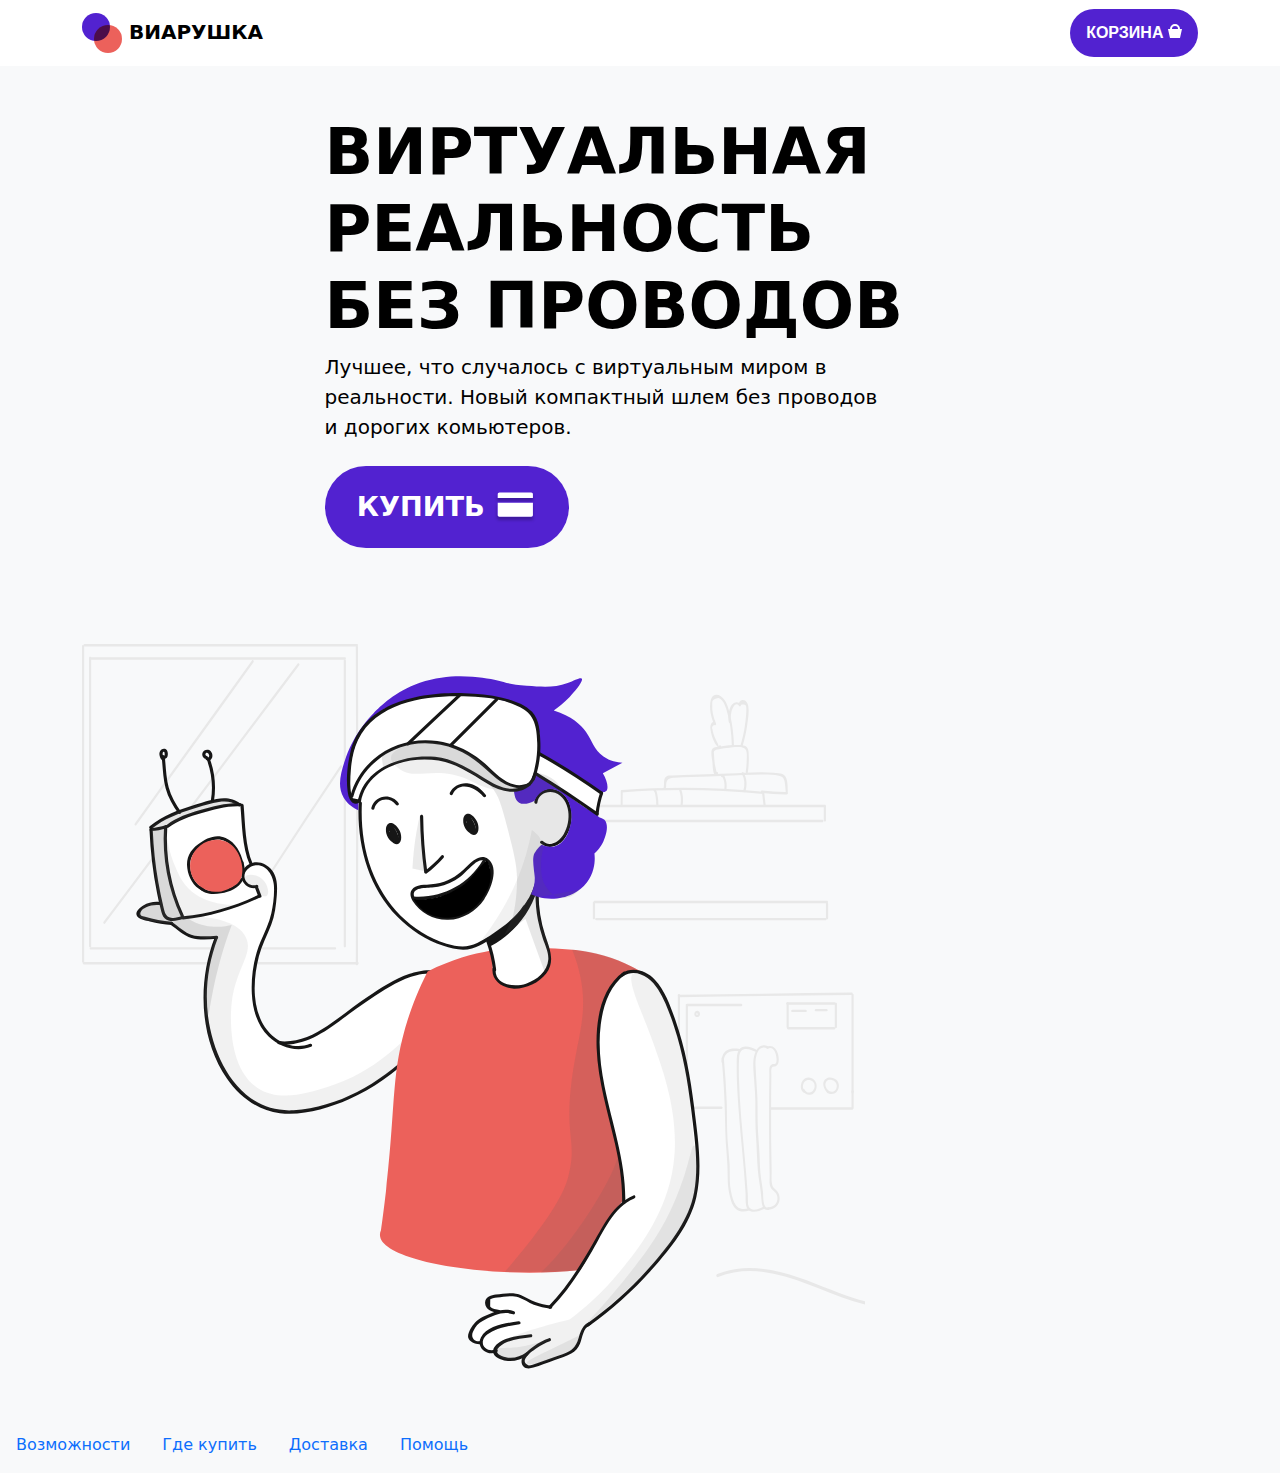
<file: index.html>
<!DOCTYPE html>
<html lang="en">

<head>
    <meta charset="utf-8" />
    <meta name="viewport" content="width=device-width, initial-scale=1, shrink-to-fit=no" />
    <meta name="description" content="" />
    <meta name="author" content="" />
    <title>VR</title>
    <link href="https://cdn.jsdelivr.net/npm/bootstrap-icons@1.5.0/font/bootstrap-icons.css" rel="stylesheet" />
    <!-- Core theme CSS (includes Bootstrap)-->
    <link href="/css/styles.css" rel="stylesheet" />
</head>

<body>
    <header class="container">
        <nav class="navbar">
            <a class="navbar-brand fw-bold text-black" href="#"><img src="/assets/pics/sign.svg" alt="via-icon">
                ВИАРУШКА</a>
            <ul class="navbar-nav ms-auto mb-2 mb-lg-0">
                <li class="cart"><button class="cart-button">
                        КОРЗИНА <img class="cart-button__icon" src="/assets/pics/cart_icon.svg" alt="cart_button">
                    </button> </li>
            </ul>
        </nav>
    </header>
    <div class="bg-light py-6">
        <div class="container px-6">
            <div class="row gx-5 align-items-center justify-content-center">
                <div class="col-lg-9 col-xl-7 col-xxl-6">
                    <div class="my-5 text-center text-xl-start">
                        <h1 class="display-3 fw-bolder text-black mb-2">ВИРТУАЛЬНАЯ
                            РЕАЛЬНОСТЬ
                            БЕЗ ПРОВОДОВ
                        </h1>
                        <p class="lead fw-normal text-black mb-4">Лучшее, что
                            случалось с
                            виртуальным миром в реальности. Новый компактный шлем без проводов и дорогих
                            комьютеров.</p>
                        <div class="d-grid gap-3 d-sm-flex justify-content-sm-center justify-content-xl-start">
                            <button class="pay-button">
                                КУПИТЬ <img class="pay-button__icon" src="/assets/pics/bye-icon.svg" alt="pay_button">
                            </button>
                        </div>
                    </div>
                </div>
                <div class="col-xl-5q col-xxl-6 d-xxl-block"><img class="img-fluid my-5"
                        src="/assets/pics/front-pic.svg" alt="guy" /></div>
            </div>
        </div>
        <div class="navbar landing-nav">
            <nav class="nav">
                <a class="nav-link" aria-current="page" href="/opportunity.html"> Возможности </a>
                <a class="nav-link" href="#"> Где купить </a>
                <a class="nav-link" href="#"> Доставка </a>
                <a class="nav-link" href="#"> Помощь </a>
            </nav>
        </div>
    </div>



    <!-- Bootstrap core JS-->
    <script src="https://code.jquery.com/jquery-3.5.1.slim.min.js"></script>
    <script src="https://cdn.jsdelivr.net/npm/bootstrap@4.6.0/dist/js/bootstrap.bundle.min.js">
    </script>
    <!-- Core theme JS-->
    <script src="js/scripts.js"></script>
</body>

</html>
</file>
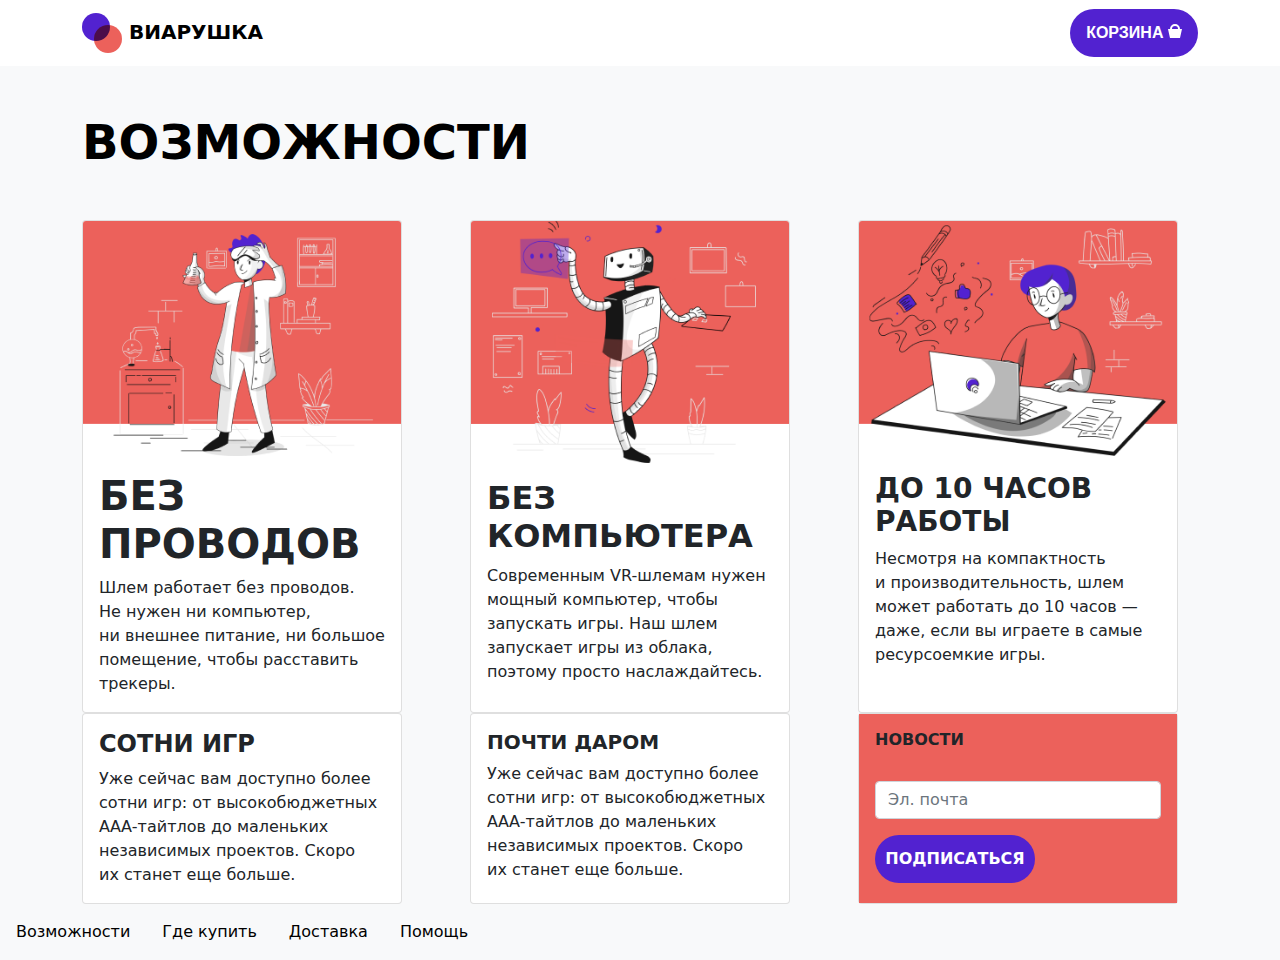
<file: opportunity.html>
<!DOCTYPE html>
<html lang="en">

<head>
    <meta charset="utf-8" />
    <meta name="viewport" content="width=device-width, initial-scale=1, shrink-to-fit=no" />
    <meta name="description" content="" />
    <meta name="author" content="" />
    <title>VR</title>
    <link href="https://cdn.jsdelivr.net/npm/bootstrap-icons@1.5.0/font/bootstrap-icons.css" rel="stylesheet" />
    <!-- Core theme CSS (includes Bootstrap)-->
    <link href="css/styles.css" rel="stylesheet" />
</head>

<body>
    <header class="container">
        <nav class="navbar">
            <a class="navbar-brand fw-bold text-black" href="#"><img src="/assets/pics/sign.svg" alt="via-icon">
                ВИАРУШКА</a>
            <ul class="navbar-nav ms-auto mb-2 mb-lg-0">
                <li class="cart"><button class="cart-button">
                        КОРЗИНА <img class="cart-button__icon" src="/assets/pics/cart_icon.svg" alt="cart_button">
                    </button> </li>
            </ul>
        </nav>
    </header>
    <div class="bg-light py-6">
        <div class="container overflow-hidden">
            <h2 class="my-5 display-5 text-start fw-bolder text-black"> ВОЗМОЖНОСТИ</h2>
            <div class="row justify-content-lg-center g-lg-5 ">
                <div class="col-md-4">
                    <div class="card h-100" style="width: 20rem;">
                        <img class="card-img-top" src="/assets/pics/Illustration_1.png" alt="lab_guy" />
                        <div class="card-body">
                            <h1 class="card-title text-start fw-bolder">БЕЗ ПРОВОДОВ</h1>
                            <p class="card-text">Шлем работает без проводов. Не нужен ни компьютер,
                                ни внешнее
                                питание,
                                ни
                                большое помещение, чтобы расставить трекеры.</p>
                        </div>
                    </div>
                </div>
                <div class="col-md-4">
                    <div class="card h-100" style="width: 20rem;">
                        <img class="card-img-top" src="/assets/pics/Illustration_2.png" alt="robot" />
                        <div class="card-body">
                            <h2 class="card-title text-start fw-bolder">БЕЗ КОМПЬЮТЕРА</h2>
                            <p class="card-text">Современным VR-шлемам нужен мощный компьютер, чтобы
                                запускать игры.
                                Наш
                                шлем запускает игры из облака, поэтому просто наслаждайтесь.</p>
                        </div>
                    </div>
                </div>
                <div class="col-md-4">
                    <div class="card h-100" style="width: 20rem;">
                        <img class="card-img-top" src="/assets/pics/Illustration_3.png" alt="working_guy" />
                        <div class="card-body">
                            <h3 class="card-title text-start fw-bolder">ДО 10 ЧАСОВ РАБОТЫ</h3>
                            <p class="card-text">Несмотря на компактность и производительность, шлем
                                может работать
                                до
                                10
                                часов — даже, если вы играете в самые ресурсоемкие игры.</p>
                        </div>
                    </div>
                </div>
            </div>
            <div class="row justify-content-lg-center g-lg-5">
                <div class="col-md-4">
                    <div class="card h-100" style="width: 20rem;">
                        <div class="card-body">
                            <h4 class="card-title text-start fw-bolder">СОТНИ ИГР</h4>
                            <p class="card-text">Уже сейчас вам доступно более сотни игр: от
                                высокобюджетных
                                ААА-тайтлов
                                до маленьких независимых проектов. Скоро их станет еще больше.</p>
                        </div>
                    </div>
                </div>
                <div class="col-md-4">
                    <div class="card h-100" style="width: 20rem;">
                        <div class="card-body">
                            <h5 class="card-title text-start fw-bolder">ПОЧТИ ДАРОМ</h5>
                            <p class="card-text">Уже сейчас вам доступно более сотни игр: от
                                высокобюджетных
                                ААА-тайтлов
                                до маленьких независимых проектов. Скоро их станет еще больше.</p>
                        </div>
                    </div>
                </div>
                <div class="col-md-4">
                    <div class="card h-100" style="width: 20rem;">
                        <div class="card-body news-card">
                            <h6 class="card-title text-start fw-bolder"> НОВОСТИ </h6>
                            <!--subscribe form-->
                            <form class="subscribe-form">
                                <div class="mb-3">
                                    <label for="exampleInputEmail1" class="form-label"></label>
                                    <input type="email" class="form-control" id="exampleInputEmail1"
                                        aria-describedby="emailHelp" placeholder="Эл. почта">
                                </div>
                                <button class="subscribe-form__button">
                                    ПОДПИСАТЬСЯ
                                </button>
                            </form>
                        </div>
                    </div>
                </div>
            </div>
        </div>
        <!-- Footer-->
        <footer class="navbar">
            <nav class="nav">
                <a class="nav-link text-black" aria-current="page" href="#">Возможности</a>
                <a class="nav-link text-black" href="#">Где купить</a>
                <a class="nav-link text-black" href="#">Доставка</a>
                <a class="nav-link text-black" href="#">Помощь</a>
            </nav>
        </footer>
    </div>

    <!-- Bootstrap core JS-->
    <script src="https://code.jquery.com/jquery-3.5.1.slim.min.js"></script>
    <script src="https://cdn.jsdelivr.net/npm/bootstrap@4.6.0/dist/js/bootstrap.bundle.min.js">
    </script>
    <!-- Core theme JS-->
    <script src="js/scripts.js"></script>
</body>

</html>
</file>
<file: css/styles.css>
@import url('https://rsms.me/inter/inter.css');

html {
  font-family: 'Inter', sans-serif;
}

@supports (font-variation-settings: normal) {
  html {
    font-family: 'Inter var', sans-serif;
  }
}

.cart-button {
  font-family: 'Inter', sans-serif;
  background-color: #5222D0;
  height: 3em;
  width: 8em;
  color: #FFF;
  font-weight: bold;
  border-radius: 80px;
  border: none;
}

.cart-button__icon {
  padding-bottom: 5%;
}

.pay-button {
  background-color: #5222D0;
  height: 3em;
  width: 9em;
  color: #FFF;
  font-size: 170%;
  font-weight: bold;
  border-radius: 80px;
  border: none;
}

.pay-button__icon {
  height: 40%;
}

a.landing-nav {
  color: #5222D0;
}

.subscribe-form__button {
  background-color: #5222D0;
  height: 3em;
  width: 10em;
  color: #FFF;
  font-weight: bold;
  border-radius: 80px;
  border: none;
}

.news-card {
  background-color: #EC615B;
}

/*!
* Start Bootstrap - Modern Business v5.0.5 (https://startbootstrap.com/template-overviews/modern-business)
* Copyright 2013-2021 Start Bootstrap
* Licensed under MIT (https://github.com/StartBootstrap/startbootstrap-modern-business/blob/master/LICENSE)
*/
/*!
 * Bootstrap v5.1.3 (https://getbootstrap.com/)
 * Copyright 2011-2021 The Bootstrap Authors
 * Copyright 2011-2021 Twitter, Inc.
 * Licensed under MIT (https://github.com/twbs/bootstrap/blob/main/LICENSE)
 */
:root {
  --bs-blue: #0d6efd;
  --bs-indigo: #6610f2;
  --bs-purple: #6f42c1;
  --bs-pink: #d63384;
  --bs-red: #dc3545;
  --bs-orange: #fd7e14;
  --bs-yellow: #ffc107;
  --bs-green: #198754;
  --bs-teal: #20c997;
  --bs-cyan: #0dcaf0;
  --bs-white: #fff;
  --bs-gray: #6c757d;
  --bs-gray-dark: #343a40;
  --bs-gray-100: #f8f9fa;
  --bs-gray-200: #e9ecef;
  --bs-gray-300: #dee2e6;
  --bs-gray-400: #ced4da;
  --bs-gray-500: #adb5bd;
  --bs-gray-600: #6c757d;
  --bs-gray-700: #495057;
  --bs-gray-800: #343a40;
  --bs-gray-900: #212529;
  --bs-primary: #0d6efd;
  --bs-secondary: #6c757d;
  --bs-success: #198754;
  --bs-info: #0dcaf0;
  --bs-warning: #ffc107;
  --bs-danger: #dc3545;
  --bs-light: #f8f9fa;
  --bs-dark: #212529;
  --bs-primary-rgb: 13, 110, 253;
  --bs-secondary-rgb: 108, 117, 125;
  --bs-success-rgb: 25, 135, 84;
  --bs-info-rgb: 13, 202, 240;
  --bs-warning-rgb: 255, 193, 7;
  --bs-danger-rgb: 220, 53, 69;
  --bs-light-rgb: 248, 249, 250;
  --bs-dark-rgb: 33, 37, 41;
  --bs-white-rgb: 255, 255, 255;
  --bs-black-rgb: 0, 0, 0;
  --bs-body-color-rgb: 33, 37, 41;
  --bs-body-bg-rgb: 255, 255, 255;
  --bs-font-sans-serif: system-ui, -apple-system, "Segoe UI", Roboto, "Helvetica Neue", Arial, "Noto Sans", "Liberation Sans", sans-serif, "Apple Color Emoji", "Segoe UI Emoji", "Segoe UI Symbol", "Noto Color Emoji";
  --bs-font-monospace: SFMono-Regular, Menlo, Monaco, Consolas, "Liberation Mono", "Courier New", monospace;
  --bs-gradient: linear-gradient(180deg, rgba(255, 255, 255, 0.15), rgba(255, 255, 255, 0));
  --bs-body-font-family: var(--bs-font-sans-serif);
  --bs-body-font-size: 1rem;
  --bs-body-font-weight: 400;
  --bs-body-line-height: 1.5;
  --bs-body-color: #212529;
  --bs-body-bg: #fff;
}

*,
*::before,
*::after {
  box-sizing: border-box;
}

@media (prefers-reduced-motion: no-preference) {
  :root {
    scroll-behavior: smooth;
  }
}

body {
  margin: 0;
  font-family: var(--bs-body-font-family);
  font-size: var(--bs-body-font-size);
  font-weight: var(--bs-body-font-weight);
  line-height: var(--bs-body-line-height);
  color: var(--bs-body-color);
  text-align: var(--bs-body-text-align);
  background-color: var(--bs-body-bg);
  -webkit-text-size-adjust: 100%;
  -webkit-tap-highlight-color: rgba(0, 0, 0, 0);
}

hr {
  margin: 1rem 0;
  color: inherit;
  background-color: currentColor;
  border: 0;
  opacity: 0.25;
}

hr:not([size]) {
  height: 1px;
}

h6,
.h6,
h5,
.h5,
h4,
.h4,
h3,
.h3,
h2,
.h2,
h1,
.h1 {
  margin-top: 0;
  margin-bottom: 0.5rem;
  font-weight: 500;
  line-height: 1.2;
}

h1,
.h1 {
  font-size: calc(1.375rem + 1.5vw);
}

@media (min-width: 1200px) {

  h1,
  .h1 {
    font-size: 2.5rem;
  }
}

h2,
.h2 {
  font-size: calc(1.325rem + 0.9vw);
}

@media (min-width: 1200px) {

  h2,
  .h2 {
    font-size: 2rem;
  }
}

h3,
.h3 {
  font-size: calc(1.3rem + 0.6vw);
}

@media (min-width: 1200px) {

  h3,
  .h3 {
    font-size: 1.75rem;
  }
}

h4,
.h4 {
  font-size: calc(1.275rem + 0.3vw);
}

@media (min-width: 1200px) {

  h4,
  .h4 {
    font-size: 1.5rem;
  }
}

h5,
.h5 {
  font-size: 1.25rem;
}

h6,
.h6 {
  font-size: 1rem;
}

p {
  margin-top: 0;
  margin-bottom: 1rem;
}

abbr[title],
abbr[data-bs-original-title] {
  -webkit-text-decoration: underline dotted;
  text-decoration: underline dotted;
  cursor: help;
  -webkit-text-decoration-skip-ink: none;
  text-decoration-skip-ink: none;
}

address {
  margin-bottom: 1rem;
  font-style: normal;
  line-height: inherit;
}

ol,
ul {
  padding-left: 2rem;
}

ol,
ul,
dl {
  margin-top: 0;
  margin-bottom: 1rem;
}

ol ol,
ul ul,
ol ul,
ul ol {
  margin-bottom: 0;
}

dt {
  font-weight: 700;
}

dd {
  margin-bottom: 0.5rem;
  margin-left: 0;
}

blockquote {
  margin: 0 0 1rem;
}

b,
strong {
  font-weight: bolder;
}

small,
.small {
  font-size: 0.875em;
}

mark,
.mark {
  padding: 0.2em;
  background-color: #fcf8e3;
}

sub,
sup {
  position: relative;
  font-size: 0.75em;
  line-height: 0;
  vertical-align: baseline;
}

sub {
  bottom: -0.25em;
}

sup {
  top: -0.5em;
}

a {
  color: #0d6efd;
  text-decoration: underline;
}

a:hover {
  color: #0a58ca;
}

a:not([href]):not([class]),
a:not([href]):not([class]):hover {
  color: inherit;
  text-decoration: none;
}

pre,
code,
kbd,
samp {
  font-family: var(--bs-font-monospace);
  font-size: 1em;
  direction: ltr
    /* rtl:ignore */
  ;
  unicode-bidi: bidi-override;
}

pre {
  display: block;
  margin-top: 0;
  margin-bottom: 1rem;
  overflow: auto;
  font-size: 0.875em;
}

pre code {
  font-size: inherit;
  color: inherit;
  word-break: normal;
}

code {
  font-size: 0.875em;
  color: #d63384;
  word-wrap: break-word;
}

a>code {
  color: inherit;
}

kbd {
  padding: 0.2rem 0.4rem;
  font-size: 0.875em;
  color: #fff;
  background-color: #212529;
  border-radius: 0.2rem;
}

kbd kbd {
  padding: 0;
  font-size: 1em;
  font-weight: 700;
}

figure {
  margin: 0 0 1rem;
}

img,
svg {
  vertical-align: middle;
}

table {
  caption-side: bottom;
  border-collapse: collapse;
}

caption {
  padding-top: 0.5rem;
  padding-bottom: 0.5rem;
  color: #6c757d;
  text-align: left;
}

th {
  text-align: inherit;
  text-align: -webkit-match-parent;
}

thead,
tbody,
tfoot,
tr,
td,
th {
  border-color: inherit;
  border-style: solid;
  border-width: 0;
}

label {
  display: inline-block;
}

button {
  border-radius: 0;
}

button:focus:not(:focus-visible) {
  outline: 0;
}

input,
button,
select,
optgroup,
textarea {
  margin: 0;
  font-family: inherit;
  font-size: inherit;
  line-height: inherit;
}

button,
select {
  text-transform: none;
}

[role=button] {
  cursor: pointer;
}

select {
  word-wrap: normal;
}

select:disabled {
  opacity: 1;
}

[list]::-webkit-calendar-picker-indicator {
  display: none;
}

button,
[type=button],
[type=reset],
[type=submit] {
  -webkit-appearance: button;
}

button:not(:disabled),
[type=button]:not(:disabled),
[type=reset]:not(:disabled),
[type=submit]:not(:disabled) {
  cursor: pointer;
}

::-moz-focus-inner {
  padding: 0;
  border-style: none;
}

textarea {
  resize: vertical;
}

fieldset {
  min-width: 0;
  padding: 0;
  margin: 0;
  border: 0;
}

legend {
  float: left;
  width: 100%;
  padding: 0;
  margin-bottom: 0.5rem;
  font-size: calc(1.275rem + 0.3vw);
  line-height: inherit;
}

@media (min-width: 1200px) {
  legend {
    font-size: 1.5rem;
  }
}

legend+* {
  clear: left;
}

::-webkit-datetime-edit-fields-wrapper,
::-webkit-datetime-edit-text,
::-webkit-datetime-edit-minute,
::-webkit-datetime-edit-hour-field,
::-webkit-datetime-edit-day-field,
::-webkit-datetime-edit-month-field,
::-webkit-datetime-edit-year-field {
  padding: 0;
}

::-webkit-inner-spin-button {
  height: auto;
}

[type=search] {
  outline-offset: -2px;
  -webkit-appearance: textfield;
}

/* rtl:raw:
[type="tel"],
[type="url"],
[type="email"],
[type="number"] {
  direction: ltr;
}
*/
::-webkit-search-decoration {
  -webkit-appearance: none;
}

::-webkit-color-swatch-wrapper {
  padding: 0;
}

::-webkit-file-upload-button {
  font: inherit;
}

::file-selector-button {
  font: inherit;
}

::-webkit-file-upload-button {
  font: inherit;
  -webkit-appearance: button;
}

output {
  display: inline-block;
}

iframe {
  border: 0;
}

summary {
  display: list-item;
  cursor: pointer;
}

progress {
  vertical-align: baseline;
}

[hidden] {
  display: none !important;
}

.lead {
  font-size: 1.25rem;
  font-weight: 300;
}

.display-1 {
  font-size: calc(1.625rem + 4.5vw);
  font-weight: 300;
  line-height: 1.2;
}

@media (min-width: 1200px) {
  .display-1 {
    font-size: 5rem;
  }
}

.display-2 {
  font-size: calc(1.575rem + 3.9vw);
  font-weight: 300;
  line-height: 1.2;
}

@media (min-width: 1200px) {
  .display-2 {
    font-size: 4.5rem;
  }
}

.display-3 {
  font-size: calc(1.525rem + 3.3vw);
  font-weight: 300;
  line-height: 1.2;
}

@media (min-width: 1200px) {
  .display-3 {
    font-size: 4rem;
  }
}

.display-4 {
  font-size: calc(1.475rem + 2.7vw);
  font-weight: 300;
  line-height: 1.2;
}

@media (min-width: 1200px) {
  .display-4 {
    font-size: 3.5rem;
  }
}

.display-5 {
  font-size: calc(1.425rem + 2.1vw);
  font-weight: 300;
  line-height: 1.2;
}

@media (min-width: 1200px) {
  .display-5 {
    font-size: 3rem;
  }
}

.display-6 {
  font-size: calc(1.375rem + 1.5vw);
  font-weight: 300;
  line-height: 1.2;
}

@media (min-width: 1200px) {
  .display-6 {
    font-size: 2.5rem;
  }
}

.list-unstyled {
  padding-left: 0;
  list-style: none;
}

.list-inline {
  padding-left: 0;
  list-style: none;
}

.list-inline-item {
  display: inline-block;
}

.list-inline-item:not(:last-child) {
  margin-right: 0.5rem;
}

.initialism {
  font-size: 0.875em;
  text-transform: uppercase;
}

.blockquote {
  margin-bottom: 1rem;
  font-size: 1.25rem;
}

.blockquote> :last-child {
  margin-bottom: 0;
}

.blockquote-footer {
  margin-top: -1rem;
  margin-bottom: 1rem;
  font-size: 0.875em;
  color: #6c757d;
}

.blockquote-footer::before {
  content: "— ";
}

.img-fluid {
  max-width: 100%;
  height: auto;
}

.img-thumbnail {
  padding: 0.25rem;
  background-color: #fff;
  border: 1px solid #dee2e6;
  border-radius: 0.25rem;
  max-width: 100%;
  height: auto;
}

.figure {
  display: inline-block;
}

.figure-img {
  margin-bottom: 0.5rem;
  line-height: 1;
}

.figure-caption {
  font-size: 0.875em;
  color: #6c757d;
}

.container,
.container-fluid,
.container-xxl,
.container-xl,
.container-lg,
.container-md,
.container-sm {
  width: 100%;
  padding-right: var(--bs-gutter-x, 0.75rem);
  padding-left: var(--bs-gutter-x, 0.75rem);
  margin-right: auto;
  margin-left: auto;
}

@media (min-width: 576px) {

  .container-sm,
  .container {
    max-width: 540px;
  }
}

@media (min-width: 768px) {

  .container-md,
  .container-sm,
  .container {
    max-width: 720px;
  }
}

@media (min-width: 992px) {

  .container-lg,
  .container-md,
  .container-sm,
  .container {
    max-width: 960px;
  }
}

@media (min-width: 1200px) {

  .container-xl,
  .container-lg,
  .container-md,
  .container-sm,
  .container {
    max-width: 1140px;
  }
}

@media (min-width: 1400px) {

  .container-xxl,
  .container-xl,
  .container-lg,
  .container-md,
  .container-sm,
  .container {
    max-width: 1320px;
  }
}

.row {
  --bs-gutter-x: 1.5rem;
  --bs-gutter-y: 0;
  display: flex;
  flex-wrap: wrap;
  margin-top: calc(-1 * var(--bs-gutter-y));
  margin-right: calc(-0.5 * var(--bs-gutter-x));
  margin-left: calc(-0.5 * var(--bs-gutter-x));
}

.row>* {
  flex-shrink: 0;
  width: 100%;
  max-width: 100%;
  padding-right: calc(var(--bs-gutter-x) * 0.5);
  padding-left: calc(var(--bs-gutter-x) * 0.5);
  margin-top: var(--bs-gutter-y);
}

.col {
  flex: 1 0 0%;
}

.row-cols-auto>* {
  flex: 0 0 auto;
  width: auto;
}

.row-cols-1>* {
  flex: 0 0 auto;
  width: 100%;
}

.row-cols-2>* {
  flex: 0 0 auto;
  width: 50%;
}

.row-cols-3>* {
  flex: 0 0 auto;
  width: 33.3333333333%;
}

.row-cols-4>* {
  flex: 0 0 auto;
  width: 25%;
}

.row-cols-5>* {
  flex: 0 0 auto;
  width: 20%;
}

.row-cols-6>* {
  flex: 0 0 auto;
  width: 16.6666666667%;
}

.col-auto {
  flex: 0 0 auto;
  width: auto;
}

.col-1 {
  flex: 0 0 auto;
  width: 8.33333333%;
}

.col-2 {
  flex: 0 0 auto;
  width: 16.66666667%;
}

.col-3 {
  flex: 0 0 auto;
  width: 25%;
}

.col-4 {
  flex: 0 0 auto;
  width: 33.33333333%;
}

.col-5 {
  flex: 0 0 auto;
  width: 41.66666667%;
}

.col-6 {
  flex: 0 0 auto;
  width: 50%;
}

.col-7 {
  flex: 0 0 auto;
  width: 58.33333333%;
}

.col-8 {
  flex: 0 0 auto;
  width: 66.66666667%;
}

.col-9 {
  flex: 0 0 auto;
  width: 75%;
}

.col-10 {
  flex: 0 0 auto;
  width: 83.33333333%;
}

.col-11 {
  flex: 0 0 auto;
  width: 91.66666667%;
}

.col-12 {
  flex: 0 0 auto;
  width: 100%;
}

.offset-1 {
  margin-left: 8.33333333%;
}

.offset-2 {
  margin-left: 16.66666667%;
}

.offset-3 {
  margin-left: 25%;
}

.offset-4 {
  margin-left: 33.33333333%;
}

.offset-5 {
  margin-left: 41.66666667%;
}

.offset-6 {
  margin-left: 50%;
}

.offset-7 {
  margin-left: 58.33333333%;
}

.offset-8 {
  margin-left: 66.66666667%;
}

.offset-9 {
  margin-left: 75%;
}

.offset-10 {
  margin-left: 83.33333333%;
}

.offset-11 {
  margin-left: 91.66666667%;
}

.g-0,
.gx-0 {
  --bs-gutter-x: 0;
}

.g-0,
.gy-0 {
  --bs-gutter-y: 0;
}

.g-1,
.gx-1 {
  --bs-gutter-x: 0.25rem;
}

.g-1,
.gy-1 {
  --bs-gutter-y: 0.25rem;
}

.g-2,
.gx-2 {
  --bs-gutter-x: 0.5rem;
}

.g-2,
.gy-2 {
  --bs-gutter-y: 0.5rem;
}

.g-3,
.gx-3 {
  --bs-gutter-x: 1rem;
}

.g-3,
.gy-3 {
  --bs-gutter-y: 1rem;
}

.g-4,
.gx-4 {
  --bs-gutter-x: 1.5rem;
}

.g-4,
.gy-4 {
  --bs-gutter-y: 1.5rem;
}

.g-5,
.gx-5 {
  --bs-gutter-x: 3rem;
}

.g-5,
.gy-5 {
  --bs-gutter-y: 3rem;
}

@media (min-width: 576px) {
  .col-sm {
    flex: 1 0 0%;
  }

  .row-cols-sm-auto>* {
    flex: 0 0 auto;
    width: auto;
  }

  .row-cols-sm-1>* {
    flex: 0 0 auto;
    width: 100%;
  }

  .row-cols-sm-2>* {
    flex: 0 0 auto;
    width: 50%;
  }

  .row-cols-sm-3>* {
    flex: 0 0 auto;
    width: 33.3333333333%;
  }

  .row-cols-sm-4>* {
    flex: 0 0 auto;
    width: 25%;
  }

  .row-cols-sm-5>* {
    flex: 0 0 auto;
    width: 20%;
  }

  .row-cols-sm-6>* {
    flex: 0 0 auto;
    width: 16.6666666667%;
  }

  .col-sm-auto {
    flex: 0 0 auto;
    width: auto;
  }

  .col-sm-1 {
    flex: 0 0 auto;
    width: 8.33333333%;
  }

  .col-sm-2 {
    flex: 0 0 auto;
    width: 16.66666667%;
  }

  .col-sm-3 {
    flex: 0 0 auto;
    width: 25%;
  }

  .col-sm-4 {
    flex: 0 0 auto;
    width: 33.33333333%;
  }

  .col-sm-5 {
    flex: 0 0 auto;
    width: 41.66666667%;
  }

  .col-sm-6 {
    flex: 0 0 auto;
    width: 50%;
  }

  .col-sm-7 {
    flex: 0 0 auto;
    width: 58.33333333%;
  }

  .col-sm-8 {
    flex: 0 0 auto;
    width: 66.66666667%;
  }

  .col-sm-9 {
    flex: 0 0 auto;
    width: 75%;
  }

  .col-sm-10 {
    flex: 0 0 auto;
    width: 83.33333333%;
  }

  .col-sm-11 {
    flex: 0 0 auto;
    width: 91.66666667%;
  }

  .col-sm-12 {
    flex: 0 0 auto;
    width: 100%;
  }

  .offset-sm-0 {
    margin-left: 0;
  }

  .offset-sm-1 {
    margin-left: 8.33333333%;
  }

  .offset-sm-2 {
    margin-left: 16.66666667%;
  }

  .offset-sm-3 {
    margin-left: 25%;
  }

  .offset-sm-4 {
    margin-left: 33.33333333%;
  }

  .offset-sm-5 {
    margin-left: 41.66666667%;
  }

  .offset-sm-6 {
    margin-left: 50%;
  }

  .offset-sm-7 {
    margin-left: 58.33333333%;
  }

  .offset-sm-8 {
    margin-left: 66.66666667%;
  }

  .offset-sm-9 {
    margin-left: 75%;
  }

  .offset-sm-10 {
    margin-left: 83.33333333%;
  }

  .offset-sm-11 {
    margin-left: 91.66666667%;
  }

  .g-sm-0,
  .gx-sm-0 {
    --bs-gutter-x: 0;
  }

  .g-sm-0,
  .gy-sm-0 {
    --bs-gutter-y: 0;
  }

  .g-sm-1,
  .gx-sm-1 {
    --bs-gutter-x: 0.25rem;
  }

  .g-sm-1,
  .gy-sm-1 {
    --bs-gutter-y: 0.25rem;
  }

  .g-sm-2,
  .gx-sm-2 {
    --bs-gutter-x: 0.5rem;
  }

  .g-sm-2,
  .gy-sm-2 {
    --bs-gutter-y: 0.5rem;
  }

  .g-sm-3,
  .gx-sm-3 {
    --bs-gutter-x: 1rem;
  }

  .g-sm-3,
  .gy-sm-3 {
    --bs-gutter-y: 1rem;
  }

  .g-sm-4,
  .gx-sm-4 {
    --bs-gutter-x: 1.5rem;
  }

  .g-sm-4,
  .gy-sm-4 {
    --bs-gutter-y: 1.5rem;
  }

  .g-sm-5,
  .gx-sm-5 {
    --bs-gutter-x: 3rem;
  }

  .g-sm-5,
  .gy-sm-5 {
    --bs-gutter-y: 3rem;
  }
}

@media (min-width: 768px) {
  .col-md {
    flex: 1 0 0%;
  }

  .row-cols-md-auto>* {
    flex: 0 0 auto;
    width: auto;
  }

  .row-cols-md-1>* {
    flex: 0 0 auto;
    width: 100%;
  }

  .row-cols-md-2>* {
    flex: 0 0 auto;
    width: 50%;
  }

  .row-cols-md-3>* {
    flex: 0 0 auto;
    width: 33.3333333333%;
  }

  .row-cols-md-4>* {
    flex: 0 0 auto;
    width: 25%;
  }

  .row-cols-md-5>* {
    flex: 0 0 auto;
    width: 20%;
  }

  .row-cols-md-6>* {
    flex: 0 0 auto;
    width: 16.6666666667%;
  }

  .col-md-auto {
    flex: 0 0 auto;
    width: auto;
  }

  .col-md-1 {
    flex: 0 0 auto;
    width: 8.33333333%;
  }

  .col-md-2 {
    flex: 0 0 auto;
    width: 16.66666667%;
  }

  .col-md-3 {
    flex: 0 0 auto;
    width: 25%;
  }

  .col-md-4 {
    flex: 0 0 auto;
    width: 33.33333333%;
  }

  .col-md-5 {
    flex: 0 0 auto;
    width: 41.66666667%;
  }

  .col-md-6 {
    flex: 0 0 auto;
    width: 50%;
  }

  .col-md-7 {
    flex: 0 0 auto;
    width: 58.33333333%;
  }

  .col-md-8 {
    flex: 0 0 auto;
    width: 66.66666667%;
  }

  .col-md-9 {
    flex: 0 0 auto;
    width: 75%;
  }

  .col-md-10 {
    flex: 0 0 auto;
    width: 83.33333333%;
  }

  .col-md-11 {
    flex: 0 0 auto;
    width: 91.66666667%;
  }

  .col-md-12 {
    flex: 0 0 auto;
    width: 100%;
  }

  .offset-md-0 {
    margin-left: 0;
  }

  .offset-md-1 {
    margin-left: 8.33333333%;
  }

  .offset-md-2 {
    margin-left: 16.66666667%;
  }

  .offset-md-3 {
    margin-left: 25%;
  }

  .offset-md-4 {
    margin-left: 33.33333333%;
  }

  .offset-md-5 {
    margin-left: 41.66666667%;
  }

  .offset-md-6 {
    margin-left: 50%;
  }

  .offset-md-7 {
    margin-left: 58.33333333%;
  }

  .offset-md-8 {
    margin-left: 66.66666667%;
  }

  .offset-md-9 {
    margin-left: 75%;
  }

  .offset-md-10 {
    margin-left: 83.33333333%;
  }

  .offset-md-11 {
    margin-left: 91.66666667%;
  }

  .g-md-0,
  .gx-md-0 {
    --bs-gutter-x: 0;
  }

  .g-md-0,
  .gy-md-0 {
    --bs-gutter-y: 0;
  }

  .g-md-1,
  .gx-md-1 {
    --bs-gutter-x: 0.25rem;
  }

  .g-md-1,
  .gy-md-1 {
    --bs-gutter-y: 0.25rem;
  }

  .g-md-2,
  .gx-md-2 {
    --bs-gutter-x: 0.5rem;
  }

  .g-md-2,
  .gy-md-2 {
    --bs-gutter-y: 0.5rem;
  }

  .g-md-3,
  .gx-md-3 {
    --bs-gutter-x: 1rem;
  }

  .g-md-3,
  .gy-md-3 {
    --bs-gutter-y: 1rem;
  }

  .g-md-4,
  .gx-md-4 {
    --bs-gutter-x: 1.5rem;
  }

  .g-md-4,
  .gy-md-4 {
    --bs-gutter-y: 1.5rem;
  }

  .g-md-5,
  .gx-md-5 {
    --bs-gutter-x: 3rem;
  }

  .g-md-5,
  .gy-md-5 {
    --bs-gutter-y: 3rem;
  }
}

@media (min-width: 992px) {
  .col-lg {
    flex: 1 0 0%;
  }

  .row-cols-lg-auto>* {
    flex: 0 0 auto;
    width: auto;
  }

  .row-cols-lg-1>* {
    flex: 0 0 auto;
    width: 100%;
  }

  .row-cols-lg-2>* {
    flex: 0 0 auto;
    width: 50%;
  }

  .row-cols-lg-3>* {
    flex: 0 0 auto;
    width: 33.3333333333%;
  }

  .row-cols-lg-4>* {
    flex: 0 0 auto;
    width: 25%;
  }

  .row-cols-lg-5>* {
    flex: 0 0 auto;
    width: 20%;
  }

  .row-cols-lg-6>* {
    flex: 0 0 auto;
    width: 16.6666666667%;
  }

  .col-lg-auto {
    flex: 0 0 auto;
    width: auto;
  }

  .col-lg-1 {
    flex: 0 0 auto;
    width: 8.33333333%;
  }

  .col-lg-2 {
    flex: 0 0 auto;
    width: 16.66666667%;
  }

  .col-lg-3 {
    flex: 0 0 auto;
    width: 25%;
  }

  .col-lg-4 {
    flex: 0 0 auto;
    width: 33.33333333%;
  }

  .col-lg-5 {
    flex: 0 0 auto;
    width: 41.66666667%;
  }

  .col-lg-6 {
    flex: 0 0 auto;
    width: 50%;
  }

  .col-lg-7 {
    flex: 0 0 auto;
    width: 58.33333333%;
  }

  .col-lg-8 {
    flex: 0 0 auto;
    width: 66.66666667%;
  }

  .col-lg-9 {
    flex: 0 0 auto;
    width: 75%;
  }

  .col-lg-10 {
    flex: 0 0 auto;
    width: 83.33333333%;
  }

  .col-lg-11 {
    flex: 0 0 auto;
    width: 91.66666667%;
  }

  .col-lg-12 {
    flex: 0 0 auto;
    width: 100%;
  }

  .offset-lg-0 {
    margin-left: 0;
  }

  .offset-lg-1 {
    margin-left: 8.33333333%;
  }

  .offset-lg-2 {
    margin-left: 16.66666667%;
  }

  .offset-lg-3 {
    margin-left: 25%;
  }

  .offset-lg-4 {
    margin-left: 33.33333333%;
  }

  .offset-lg-5 {
    margin-left: 41.66666667%;
  }

  .offset-lg-6 {
    margin-left: 50%;
  }

  .offset-lg-7 {
    margin-left: 58.33333333%;
  }

  .offset-lg-8 {
    margin-left: 66.66666667%;
  }

  .offset-lg-9 {
    margin-left: 75%;
  }

  .offset-lg-10 {
    margin-left: 83.33333333%;
  }

  .offset-lg-11 {
    margin-left: 91.66666667%;
  }

  .g-lg-0,
  .gx-lg-0 {
    --bs-gutter-x: 0;
  }

  .g-lg-0,
  .gy-lg-0 {
    --bs-gutter-y: 0;
  }

  .g-lg-1,
  .gx-lg-1 {
    --bs-gutter-x: 0.25rem;
  }

  .g-lg-1,
  .gy-lg-1 {
    --bs-gutter-y: 0.25rem;
  }

  .g-lg-2,
  .gx-lg-2 {
    --bs-gutter-x: 0.5rem;
  }

  .g-lg-2,
  .gy-lg-2 {
    --bs-gutter-y: 0.5rem;
  }

  .g-lg-3,
  .gx-lg-3 {
    --bs-gutter-x: 1rem;
  }

  .g-lg-3,
  .gy-lg-3 {
    --bs-gutter-y: 1rem;
  }

  .g-lg-4,
  .gx-lg-4 {
    --bs-gutter-x: 1.5rem;
  }

  .g-lg-4,
  .gy-lg-4 {
    --bs-gutter-y: 1.5rem;
  }

  .g-lg-5,
  .gx-lg-5 {
    --bs-gutter-x: 3rem;
  }

  .g-lg-5,
  .gy-lg-5 {
    --bs-gutter-y: 3rem;
  }
}

@media (min-width: 1200px) {
  .col-xl {
    flex: 1 0 0%;
  }

  .row-cols-xl-auto>* {
    flex: 0 0 auto;
    width: auto;
  }

  .row-cols-xl-1>* {
    flex: 0 0 auto;
    width: 100%;
  }

  .row-cols-xl-2>* {
    flex: 0 0 auto;
    width: 50%;
  }

  .row-cols-xl-3>* {
    flex: 0 0 auto;
    width: 33.3333333333%;
  }

  .row-cols-xl-4>* {
    flex: 0 0 auto;
    width: 25%;
  }

  .row-cols-xl-5>* {
    flex: 0 0 auto;
    width: 20%;
  }

  .row-cols-xl-6>* {
    flex: 0 0 auto;
    width: 16.6666666667%;
  }

  .col-xl-auto {
    flex: 0 0 auto;
    width: auto;
  }

  .col-xl-1 {
    flex: 0 0 auto;
    width: 8.33333333%;
  }

  .col-xl-2 {
    flex: 0 0 auto;
    width: 16.66666667%;
  }

  .col-xl-3 {
    flex: 0 0 auto;
    width: 25%;
  }

  .col-xl-4 {
    flex: 0 0 auto;
    width: 33.33333333%;
  }

  .col-xl-5 {
    flex: 0 0 auto;
    width: 41.66666667%;
  }

  .col-xl-6 {
    flex: 0 0 auto;
    width: 50%;
  }

  .col-xl-7 {
    flex: 0 0 auto;
    width: 58.33333333%;
  }

  .col-xl-8 {
    flex: 0 0 auto;
    width: 66.66666667%;
  }

  .col-xl-9 {
    flex: 0 0 auto;
    width: 75%;
  }

  .col-xl-10 {
    flex: 0 0 auto;
    width: 83.33333333%;
  }

  .col-xl-11 {
    flex: 0 0 auto;
    width: 91.66666667%;
  }

  .col-xl-12 {
    flex: 0 0 auto;
    width: 100%;
  }

  .offset-xl-0 {
    margin-left: 0;
  }

  .offset-xl-1 {
    margin-left: 8.33333333%;
  }

  .offset-xl-2 {
    margin-left: 16.66666667%;
  }

  .offset-xl-3 {
    margin-left: 25%;
  }

  .offset-xl-4 {
    margin-left: 33.33333333%;
  }

  .offset-xl-5 {
    margin-left: 41.66666667%;
  }

  .offset-xl-6 {
    margin-left: 50%;
  }

  .offset-xl-7 {
    margin-left: 58.33333333%;
  }

  .offset-xl-8 {
    margin-left: 66.66666667%;
  }

  .offset-xl-9 {
    margin-left: 75%;
  }

  .offset-xl-10 {
    margin-left: 83.33333333%;
  }

  .offset-xl-11 {
    margin-left: 91.66666667%;
  }

  .g-xl-0,
  .gx-xl-0 {
    --bs-gutter-x: 0;
  }

  .g-xl-0,
  .gy-xl-0 {
    --bs-gutter-y: 0;
  }

  .g-xl-1,
  .gx-xl-1 {
    --bs-gutter-x: 0.25rem;
  }

  .g-xl-1,
  .gy-xl-1 {
    --bs-gutter-y: 0.25rem;
  }

  .g-xl-2,
  .gx-xl-2 {
    --bs-gutter-x: 0.5rem;
  }

  .g-xl-2,
  .gy-xl-2 {
    --bs-gutter-y: 0.5rem;
  }

  .g-xl-3,
  .gx-xl-3 {
    --bs-gutter-x: 1rem;
  }

  .g-xl-3,
  .gy-xl-3 {
    --bs-gutter-y: 1rem;
  }

  .g-xl-4,
  .gx-xl-4 {
    --bs-gutter-x: 1.5rem;
  }

  .g-xl-4,
  .gy-xl-4 {
    --bs-gutter-y: 1.5rem;
  }

  .g-xl-5,
  .gx-xl-5 {
    --bs-gutter-x: 3rem;
  }

  .g-xl-5,
  .gy-xl-5 {
    --bs-gutter-y: 3rem;
  }
}

@media (min-width: 1400px) {
  .col-xxl {
    flex: 1 0 0%;
  }

  .row-cols-xxl-auto>* {
    flex: 0 0 auto;
    width: auto;
  }

  .row-cols-xxl-1>* {
    flex: 0 0 auto;
    width: 100%;
  }

  .row-cols-xxl-2>* {
    flex: 0 0 auto;
    width: 50%;
  }

  .row-cols-xxl-3>* {
    flex: 0 0 auto;
    width: 33.3333333333%;
  }

  .row-cols-xxl-4>* {
    flex: 0 0 auto;
    width: 25%;
  }

  .row-cols-xxl-5>* {
    flex: 0 0 auto;
    width: 20%;
  }

  .row-cols-xxl-6>* {
    flex: 0 0 auto;
    width: 16.6666666667%;
  }

  .col-xxl-auto {
    flex: 0 0 auto;
    width: auto;
  }

  .col-xxl-1 {
    flex: 0 0 auto;
    width: 8.33333333%;
  }

  .col-xxl-2 {
    flex: 0 0 auto;
    width: 16.66666667%;
  }

  .col-xxl-3 {
    flex: 0 0 auto;
    width: 25%;
  }

  .col-xxl-4 {
    flex: 0 0 auto;
    width: 33.33333333%;
  }

  .col-xxl-5 {
    flex: 0 0 auto;
    width: 41.66666667%;
  }

  .col-xxl-6 {
    flex: 0 0 auto;
    width: 50%;
  }

  .col-xxl-7 {
    flex: 0 0 auto;
    width: 58.33333333%;
  }

  .col-xxl-8 {
    flex: 0 0 auto;
    width: 66.66666667%;
  }

  .col-xxl-9 {
    flex: 0 0 auto;
    width: 75%;
  }

  .col-xxl-10 {
    flex: 0 0 auto;
    width: 83.33333333%;
  }

  .col-xxl-11 {
    flex: 0 0 auto;
    width: 91.66666667%;
  }

  .col-xxl-12 {
    flex: 0 0 auto;
    width: 100%;
  }

  .offset-xxl-0 {
    margin-left: 0;
  }

  .offset-xxl-1 {
    margin-left: 8.33333333%;
  }

  .offset-xxl-2 {
    margin-left: 16.66666667%;
  }

  .offset-xxl-3 {
    margin-left: 25%;
  }

  .offset-xxl-4 {
    margin-left: 33.33333333%;
  }

  .offset-xxl-5 {
    margin-left: 41.66666667%;
  }

  .offset-xxl-6 {
    margin-left: 50%;
  }

  .offset-xxl-7 {
    margin-left: 58.33333333%;
  }

  .offset-xxl-8 {
    margin-left: 66.66666667%;
  }

  .offset-xxl-9 {
    margin-left: 75%;
  }

  .offset-xxl-10 {
    margin-left: 83.33333333%;
  }

  .offset-xxl-11 {
    margin-left: 91.66666667%;
  }

  .g-xxl-0,
  .gx-xxl-0 {
    --bs-gutter-x: 0;
  }

  .g-xxl-0,
  .gy-xxl-0 {
    --bs-gutter-y: 0;
  }

  .g-xxl-1,
  .gx-xxl-1 {
    --bs-gutter-x: 0.25rem;
  }

  .g-xxl-1,
  .gy-xxl-1 {
    --bs-gutter-y: 0.25rem;
  }

  .g-xxl-2,
  .gx-xxl-2 {
    --bs-gutter-x: 0.5rem;
  }

  .g-xxl-2,
  .gy-xxl-2 {
    --bs-gutter-y: 0.5rem;
  }

  .g-xxl-3,
  .gx-xxl-3 {
    --bs-gutter-x: 1rem;
  }

  .g-xxl-3,
  .gy-xxl-3 {
    --bs-gutter-y: 1rem;
  }

  .g-xxl-4,
  .gx-xxl-4 {
    --bs-gutter-x: 1.5rem;
  }

  .g-xxl-4,
  .gy-xxl-4 {
    --bs-gutter-y: 1.5rem;
  }

  .g-xxl-5,
  .gx-xxl-5 {
    --bs-gutter-x: 3rem;
  }

  .g-xxl-5,
  .gy-xxl-5 {
    --bs-gutter-y: 3rem;
  }
}

.table {
  --bs-table-bg: transparent;
  --bs-table-accent-bg: transparent;
  --bs-table-striped-color: #212529;
  --bs-table-striped-bg: rgba(0, 0, 0, 0.05);
  --bs-table-active-color: #212529;
  --bs-table-active-bg: rgba(0, 0, 0, 0.1);
  --bs-table-hover-color: #212529;
  --bs-table-hover-bg: rgba(0, 0, 0, 0.075);
  width: 100%;
  margin-bottom: 1rem;
  color: #212529;
  vertical-align: top;
  border-color: #dee2e6;
}

.table> :not(caption)>*>* {
  padding: 0.5rem 0.5rem;
  background-color: var(--bs-table-bg);
  border-bottom-width: 1px;
  box-shadow: inset 0 0 0 9999px var(--bs-table-accent-bg);
}

.table>tbody {
  vertical-align: inherit;
}

.table>thead {
  vertical-align: bottom;
}

.table> :not(:first-child) {
  border-top: 2px solid currentColor;
}

.caption-top {
  caption-side: top;
}

.table-sm> :not(caption)>*>* {
  padding: 0.25rem 0.25rem;
}

.table-bordered> :not(caption)>* {
  border-width: 1px 0;
}

.table-bordered> :not(caption)>*>* {
  border-width: 0 1px;
}

.table-borderless> :not(caption)>*>* {
  border-bottom-width: 0;
}

.table-borderless> :not(:first-child) {
  border-top-width: 0;
}

.table-striped>tbody>tr:nth-of-type(odd)>* {
  --bs-table-accent-bg: var(--bs-table-striped-bg);
  color: var(--bs-table-striped-color);
}

.table-active {
  --bs-table-accent-bg: var(--bs-table-active-bg);
  color: var(--bs-table-active-color);
}

.table-hover>tbody>tr:hover>* {
  --bs-table-accent-bg: var(--bs-table-hover-bg);
  color: var(--bs-table-hover-color);
}

.table-primary {
  --bs-table-bg: #cfe2ff;
  --bs-table-striped-bg: #c5d7f2;
  --bs-table-striped-color: #000;
  --bs-table-active-bg: #bacbe6;
  --bs-table-active-color: #000;
  --bs-table-hover-bg: #bfd1ec;
  --bs-table-hover-color: #000;
  color: #000;
  border-color: #bacbe6;
}

.table-secondary {
  --bs-table-bg: #e2e3e5;
  --bs-table-striped-bg: #d7d8da;
  --bs-table-striped-color: #000;
  --bs-table-active-bg: #cbccce;
  --bs-table-active-color: #000;
  --bs-table-hover-bg: #d1d2d4;
  --bs-table-hover-color: #000;
  color: #000;
  border-color: #cbccce;
}

.table-success {
  --bs-table-bg: #d1e7dd;
  --bs-table-striped-bg: #c7dbd2;
  --bs-table-striped-color: #000;
  --bs-table-active-bg: #bcd0c7;
  --bs-table-active-color: #000;
  --bs-table-hover-bg: #c1d6cc;
  --bs-table-hover-color: #000;
  color: #000;
  border-color: #bcd0c7;
}

.table-info {
  --bs-table-bg: #cff4fc;
  --bs-table-striped-bg: #c5e8ef;
  --bs-table-striped-color: #000;
  --bs-table-active-bg: #badce3;
  --bs-table-active-color: #000;
  --bs-table-hover-bg: #bfe2e9;
  --bs-table-hover-color: #000;
  color: #000;
  border-color: #badce3;
}

.table-warning {
  --bs-table-bg: #fff3cd;
  --bs-table-striped-bg: #f2e7c3;
  --bs-table-striped-color: #000;
  --bs-table-active-bg: #e6dbb9;
  --bs-table-active-color: #000;
  --bs-table-hover-bg: #ece1be;
  --bs-table-hover-color: #000;
  color: #000;
  border-color: #e6dbb9;
}

.table-danger {
  --bs-table-bg: #f8d7da;
  --bs-table-striped-bg: #eccccf;
  --bs-table-striped-color: #000;
  --bs-table-active-bg: #dfc2c4;
  --bs-table-active-color: #000;
  --bs-table-hover-bg: #e5c7ca;
  --bs-table-hover-color: #000;
  color: #000;
  border-color: #dfc2c4;
}

.table-light {
  --bs-table-bg: #f8f9fa;
  --bs-table-striped-bg: #ecedee;
  --bs-table-striped-color: #000;
  --bs-table-active-bg: #dfe0e1;
  --bs-table-active-color: #000;
  --bs-table-hover-bg: #e5e6e7;
  --bs-table-hover-color: #000;
  color: #000;
  border-color: #dfe0e1;
}

.table-dark {
  --bs-table-bg: #212529;
  --bs-table-striped-bg: #2c3034;
  --bs-table-striped-color: #fff;
  --bs-table-active-bg: #373b3e;
  --bs-table-active-color: #fff;
  --bs-table-hover-bg: #323539;
  --bs-table-hover-color: #fff;
  color: #fff;
  border-color: #373b3e;
}

.table-responsive {
  overflow-x: auto;
  -webkit-overflow-scrolling: touch;
}

@media (max-width: 575.98px) {
  .table-responsive-sm {
    overflow-x: auto;
    -webkit-overflow-scrolling: touch;
  }
}

@media (max-width: 767.98px) {
  .table-responsive-md {
    overflow-x: auto;
    -webkit-overflow-scrolling: touch;
  }
}

@media (max-width: 991.98px) {
  .table-responsive-lg {
    overflow-x: auto;
    -webkit-overflow-scrolling: touch;
  }
}

@media (max-width: 1199.98px) {
  .table-responsive-xl {
    overflow-x: auto;
    -webkit-overflow-scrolling: touch;
  }
}

@media (max-width: 1399.98px) {
  .table-responsive-xxl {
    overflow-x: auto;
    -webkit-overflow-scrolling: touch;
  }
}

.form-label {
  margin-bottom: 0.5rem;
}

.col-form-label {
  padding-top: calc(0.375rem + 1px);
  padding-bottom: calc(0.375rem + 1px);
  margin-bottom: 0;
  font-size: inherit;
  line-height: 1.5;
}

.col-form-label-lg {
  padding-top: calc(0.5rem + 1px);
  padding-bottom: calc(0.5rem + 1px);
  font-size: 1.25rem;
}

.col-form-label-sm {
  padding-top: calc(0.25rem + 1px);
  padding-bottom: calc(0.25rem + 1px);
  font-size: 0.875rem;
}

.form-text {
  margin-top: 0.25rem;
  font-size: 0.875em;
  color: #6c757d;
}

.form-control {
  display: block;
  width: 100%;
  padding: 0.375rem 0.75rem;
  font-size: 1rem;
  font-weight: 400;
  line-height: 1.5;
  color: #212529;
  background-color: #fff;
  background-clip: padding-box;
  border: 1px solid #ced4da;
  -webkit-appearance: none;
  -moz-appearance: none;
  appearance: none;
  border-radius: 0.25rem;
  transition: border-color 0.15s ease-in-out, box-shadow 0.15s ease-in-out;
}

@media (prefers-reduced-motion: reduce) {
  .form-control {
    transition: none;
  }
}

.form-control[type=file] {
  overflow: hidden;
}

.form-control[type=file]:not(:disabled):not([readonly]) {
  cursor: pointer;
}

.form-control:focus {
  color: #212529;
  background-color: #fff;
  border-color: #86b7fe;
  outline: 0;
  box-shadow: 0 0 0 0.25rem rgba(13, 110, 253, 0.25);
}

.form-control::-webkit-date-and-time-value {
  height: 1.5em;
}

.form-control::-moz-placeholder {
  color: #6c757d;
  opacity: 1;
}

.form-control:-ms-input-placeholder {
  color: #6c757d;
  opacity: 1;
}

.form-control::placeholder {
  color: #6c757d;
  opacity: 1;
}

.form-control:disabled,
.form-control[readonly] {
  background-color: #e9ecef;
  opacity: 1;
}

.form-control::-webkit-file-upload-button {
  padding: 0.375rem 0.75rem;
  margin: -0.375rem -0.75rem;
  -webkit-margin-end: 0.75rem;
  margin-inline-end: 0.75rem;
  color: #212529;
  background-color: #e9ecef;
  pointer-events: none;
  border-color: inherit;
  border-style: solid;
  border-width: 0;
  border-inline-end-width: 1px;
  border-radius: 0;
  -webkit-transition: color 0.15s ease-in-out, background-color 0.15s ease-in-out, border-color 0.15s ease-in-out, box-shadow 0.15s ease-in-out;
  transition: color 0.15s ease-in-out, background-color 0.15s ease-in-out, border-color 0.15s ease-in-out, box-shadow 0.15s ease-in-out;
}

.form-control::file-selector-button {
  padding: 0.375rem 0.75rem;
  margin: -0.375rem -0.75rem;
  -webkit-margin-end: 0.75rem;
  margin-inline-end: 0.75rem;
  color: #212529;
  background-color: #e9ecef;
  pointer-events: none;
  border-color: inherit;
  border-style: solid;
  border-width: 0;
  border-inline-end-width: 1px;
  border-radius: 0;
  transition: color 0.15s ease-in-out, background-color 0.15s ease-in-out, border-color 0.15s ease-in-out, box-shadow 0.15s ease-in-out;
}

@media (prefers-reduced-motion: reduce) {
  .form-control::-webkit-file-upload-button {
    -webkit-transition: none;
    transition: none;
  }

  .form-control::file-selector-button {
    transition: none;
  }
}

.form-control:hover:not(:disabled):not([readonly])::-webkit-file-upload-button {
  background-color: #dde0e3;
}

.form-control:hover:not(:disabled):not([readonly])::file-selector-button {
  background-color: #dde0e3;
}

.form-control::-webkit-file-upload-button {
  padding: 0.375rem 0.75rem;
  margin: -0.375rem -0.75rem;
  -webkit-margin-end: 0.75rem;
  margin-inline-end: 0.75rem;
  color: #212529;
  background-color: #e9ecef;
  pointer-events: none;
  border-color: inherit;
  border-style: solid;
  border-width: 0;
  border-inline-end-width: 1px;
  border-radius: 0;
  -webkit-transition: color 0.15s ease-in-out, background-color 0.15s ease-in-out, border-color 0.15s ease-in-out, box-shadow 0.15s ease-in-out;
  transition: color 0.15s ease-in-out, background-color 0.15s ease-in-out, border-color 0.15s ease-in-out, box-shadow 0.15s ease-in-out;
}

@media (prefers-reduced-motion: reduce) {
  .form-control::-webkit-file-upload-button {
    -webkit-transition: none;
    transition: none;
  }
}

.form-control:hover:not(:disabled):not([readonly])::-webkit-file-upload-button {
  background-color: #dde0e3;
}

.form-control-plaintext {
  display: block;
  width: 100%;
  padding: 0.375rem 0;
  margin-bottom: 0;
  line-height: 1.5;
  color: #212529;
  background-color: transparent;
  border: solid transparent;
  border-width: 1px 0;
}

.form-control-plaintext.form-control-sm,
.form-control-plaintext.form-control-lg {
  padding-right: 0;
  padding-left: 0;
}

.form-control-sm {
  min-height: calc(1.5em + 0.5rem + 2px);
  padding: 0.25rem 0.5rem;
  font-size: 0.875rem;
  border-radius: 0.2rem;
}

.form-control-sm::-webkit-file-upload-button {
  padding: 0.25rem 0.5rem;
  margin: -0.25rem -0.5rem;
  -webkit-margin-end: 0.5rem;
  margin-inline-end: 0.5rem;
}

.form-control-sm::file-selector-button {
  padding: 0.25rem 0.5rem;
  margin: -0.25rem -0.5rem;
  -webkit-margin-end: 0.5rem;
  margin-inline-end: 0.5rem;
}

.form-control-sm::-webkit-file-upload-button {
  padding: 0.25rem 0.5rem;
  margin: -0.25rem -0.5rem;
  -webkit-margin-end: 0.5rem;
  margin-inline-end: 0.5rem;
}

.form-control-lg {
  min-height: calc(1.5em + 1rem + 2px);
  padding: 0.5rem 1rem;
  font-size: 1.25rem;
  border-radius: 0.3rem;
}

.form-control-lg::-webkit-file-upload-button {
  padding: 0.5rem 1rem;
  margin: -0.5rem -1rem;
  -webkit-margin-end: 1rem;
  margin-inline-end: 1rem;
}

.form-control-lg::file-selector-button {
  padding: 0.5rem 1rem;
  margin: -0.5rem -1rem;
  -webkit-margin-end: 1rem;
  margin-inline-end: 1rem;
}

.form-control-lg::-webkit-file-upload-button {
  padding: 0.5rem 1rem;
  margin: -0.5rem -1rem;
  -webkit-margin-end: 1rem;
  margin-inline-end: 1rem;
}

textarea.form-control {
  min-height: calc(1.5em + 0.75rem + 2px);
}

textarea.form-control-sm {
  min-height: calc(1.5em + 0.5rem + 2px);
}

textarea.form-control-lg {
  min-height: calc(1.5em + 1rem + 2px);
}

.form-control-color {
  width: 3rem;
  height: auto;
  padding: 0.375rem;
}

.form-control-color:not(:disabled):not([readonly]) {
  cursor: pointer;
}

.form-control-color::-moz-color-swatch {
  height: 1.5em;
  border-radius: 0.25rem;
}

.form-control-color::-webkit-color-swatch {
  height: 1.5em;
  border-radius: 0.25rem;
}

.form-select {
  display: block;
  width: 100%;
  padding: 0.375rem 2.25rem 0.375rem 0.75rem;
  -moz-padding-start: calc(0.75rem - 3px);
  font-size: 1rem;
  font-weight: 400;
  line-height: 1.5;
  color: #212529;
  background-color: #fff;
  background-image: url("data:image/svg+xml,%3csvg xmlns='http://www.w3.org/2000/svg' viewBox='0 0 16 16'%3e%3cpath fill='none' stroke='%23343a40' stroke-linecap='round' stroke-linejoin='round' stroke-width='2' d='M2 5l6 6 6-6'/%3e%3c/svg%3e");
  background-repeat: no-repeat;
  background-position: right 0.75rem center;
  background-size: 16px 12px;
  border: 1px solid #ced4da;
  border-radius: 0.25rem;
  transition: border-color 0.15s ease-in-out, box-shadow 0.15s ease-in-out;
  -webkit-appearance: none;
  -moz-appearance: none;
  appearance: none;
}

@media (prefers-reduced-motion: reduce) {
  .form-select {
    transition: none;
  }
}

.form-select:focus {
  border-color: #86b7fe;
  outline: 0;
  box-shadow: 0 0 0 0.25rem rgba(13, 110, 253, 0.25);
}

.form-select[multiple],
.form-select[size]:not([size="1"]) {
  padding-right: 0.75rem;
  background-image: none;
}

.form-select:disabled {
  background-color: #e9ecef;
}

.form-select:-moz-focusring {
  color: transparent;
  text-shadow: 0 0 0 #212529;
}

.form-select-sm {
  padding-top: 0.25rem;
  padding-bottom: 0.25rem;
  padding-left: 0.5rem;
  font-size: 0.875rem;
  border-radius: 0.2rem;
}

.form-select-lg {
  padding-top: 0.5rem;
  padding-bottom: 0.5rem;
  padding-left: 1rem;
  font-size: 1.25rem;
  border-radius: 0.3rem;
}

.form-check {
  display: block;
  min-height: 1.5rem;
  padding-left: 1.5em;
  margin-bottom: 0.125rem;
}

.form-check .form-check-input {
  float: left;
  margin-left: -1.5em;
}

.form-check-input {
  width: 1em;
  height: 1em;
  margin-top: 0.25em;
  vertical-align: top;
  background-color: #fff;
  background-repeat: no-repeat;
  background-position: center;
  background-size: contain;
  border: 1px solid rgba(0, 0, 0, 0.25);
  -webkit-appearance: none;
  -moz-appearance: none;
  appearance: none;
  -webkit-print-color-adjust: exact;
  color-adjust: exact;
}

.form-check-input[type=checkbox] {
  border-radius: 0.25em;
}

.form-check-input[type=radio] {
  border-radius: 50%;
}

.form-check-input:active {
  filter: brightness(90%);
}

.form-check-input:focus {
  border-color: #86b7fe;
  outline: 0;
  box-shadow: 0 0 0 0.25rem rgba(13, 110, 253, 0.25);
}

.form-check-input:checked {
  background-color: #0d6efd;
  border-color: #0d6efd;
}

.form-check-input:checked[type=checkbox] {
  background-image: url("data:image/svg+xml,%3csvg xmlns='http://www.w3.org/2000/svg' viewBox='0 0 20 20'%3e%3cpath fill='none' stroke='%23fff' stroke-linecap='round' stroke-linejoin='round' stroke-width='3' d='M6 10l3 3l6-6'/%3e%3c/svg%3e");
}

.form-check-input:checked[type=radio] {
  background-image: url("data:image/svg+xml,%3csvg xmlns='http://www.w3.org/2000/svg' viewBox='-4 -4 8 8'%3e%3ccircle r='2' fill='%23fff'/%3e%3c/svg%3e");
}

.form-check-input[type=checkbox]:indeterminate {
  background-color: #0d6efd;
  border-color: #0d6efd;
  background-image: url("data:image/svg+xml,%3csvg xmlns='http://www.w3.org/2000/svg' viewBox='0 0 20 20'%3e%3cpath fill='none' stroke='%23fff' stroke-linecap='round' stroke-linejoin='round' stroke-width='3' d='M6 10h8'/%3e%3c/svg%3e");
}

.form-check-input:disabled {
  pointer-events: none;
  filter: none;
  opacity: 0.5;
}

.form-check-input[disabled]~.form-check-label,
.form-check-input:disabled~.form-check-label {
  opacity: 0.5;
}

.form-switch {
  padding-left: 2.5em;
}

.form-switch .form-check-input {
  width: 2em;
  margin-left: -2.5em;
  background-image: url("data:image/svg+xml,%3csvg xmlns='http://www.w3.org/2000/svg' viewBox='-4 -4 8 8'%3e%3ccircle r='3' fill='rgba%280, 0, 0, 0.25%29'/%3e%3c/svg%3e");
  background-position: left center;
  border-radius: 2em;
  transition: background-position 0.15s ease-in-out;
}

@media (prefers-reduced-motion: reduce) {
  .form-switch .form-check-input {
    transition: none;
  }
}

.form-switch .form-check-input:focus {
  background-image: url("data:image/svg+xml,%3csvg xmlns='http://www.w3.org/2000/svg' viewBox='-4 -4 8 8'%3e%3ccircle r='3' fill='%2386b7fe'/%3e%3c/svg%3e");
}

.form-switch .form-check-input:checked {
  background-position: right center;
  background-image: url("data:image/svg+xml,%3csvg xmlns='http://www.w3.org/2000/svg' viewBox='-4 -4 8 8'%3e%3ccircle r='3' fill='%23fff'/%3e%3c/svg%3e");
}

.form-check-inline {
  display: inline-block;
  margin-right: 1rem;
}

.btn-check {
  position: absolute;
  clip: rect(0, 0, 0, 0);
  pointer-events: none;
}

.btn-check[disabled]+.btn,
.btn-check:disabled+.btn {
  pointer-events: none;
  filter: none;
  opacity: 0.65;
}

.form-range {
  width: 100%;
  height: 1.5rem;
  padding: 0;
  background-color: transparent;
  -webkit-appearance: none;
  -moz-appearance: none;
  appearance: none;
}

.form-range:focus {
  outline: 0;
}

.form-range:focus::-webkit-slider-thumb {
  box-shadow: 0 0 0 1px #fff, 0 0 0 0.25rem rgba(13, 110, 253, 0.25);
}

.form-range:focus::-moz-range-thumb {
  box-shadow: 0 0 0 1px #fff, 0 0 0 0.25rem rgba(13, 110, 253, 0.25);
}

.form-range::-moz-focus-outer {
  border: 0;
}

.form-range::-webkit-slider-thumb {
  width: 1rem;
  height: 1rem;
  margin-top: -0.25rem;
  background-color: #0d6efd;
  border: 0;
  border-radius: 1rem;
  -webkit-transition: background-color 0.15s ease-in-out, border-color 0.15s ease-in-out, box-shadow 0.15s ease-in-out;
  transition: background-color 0.15s ease-in-out, border-color 0.15s ease-in-out, box-shadow 0.15s ease-in-out;
  -webkit-appearance: none;
  appearance: none;
}

@media (prefers-reduced-motion: reduce) {
  .form-range::-webkit-slider-thumb {
    -webkit-transition: none;
    transition: none;
  }
}

.form-range::-webkit-slider-thumb:active {
  background-color: #b6d4fe;
}

.form-range::-webkit-slider-runnable-track {
  width: 100%;
  height: 0.5rem;
  color: transparent;
  cursor: pointer;
  background-color: #dee2e6;
  border-color: transparent;
  border-radius: 1rem;
}

.form-range::-moz-range-thumb {
  width: 1rem;
  height: 1rem;
  background-color: #0d6efd;
  border: 0;
  border-radius: 1rem;
  -moz-transition: background-color 0.15s ease-in-out, border-color 0.15s ease-in-out, box-shadow 0.15s ease-in-out;
  transition: background-color 0.15s ease-in-out, border-color 0.15s ease-in-out, box-shadow 0.15s ease-in-out;
  -moz-appearance: none;
  appearance: none;
}

@media (prefers-reduced-motion: reduce) {
  .form-range::-moz-range-thumb {
    -moz-transition: none;
    transition: none;
  }
}

.form-range::-moz-range-thumb:active {
  background-color: #b6d4fe;
}

.form-range::-moz-range-track {
  width: 100%;
  height: 0.5rem;
  color: transparent;
  cursor: pointer;
  background-color: #dee2e6;
  border-color: transparent;
  border-radius: 1rem;
}

.form-range:disabled {
  pointer-events: none;
}

.form-range:disabled::-webkit-slider-thumb {
  background-color: #adb5bd;
}

.form-range:disabled::-moz-range-thumb {
  background-color: #adb5bd;
}

.form-floating {
  position: relative;
}

.form-floating>.form-control,
.form-floating>.form-select {
  height: calc(3.5rem + 2px);
  line-height: 1.25;
}

.form-floating>label {
  position: absolute;
  top: 0;
  left: 0;
  height: 100%;
  padding: 1rem 0.75rem;
  pointer-events: none;
  border: 1px solid transparent;
  transform-origin: 0 0;
  transition: opacity 0.1s ease-in-out, transform 0.1s ease-in-out;
}

@media (prefers-reduced-motion: reduce) {
  .form-floating>label {
    transition: none;
  }
}

.form-floating>.form-control {
  padding: 1rem 0.75rem;
}

.form-floating>.form-control::-moz-placeholder {
  color: transparent;
}

.form-floating>.form-control:-ms-input-placeholder {
  color: transparent;
}

.form-floating>.form-control::placeholder {
  color: transparent;
}

.form-floating>.form-control:not(:-moz-placeholder-shown) {
  padding-top: 1.625rem;
  padding-bottom: 0.625rem;
}

.form-floating>.form-control:not(:-ms-input-placeholder) {
  padding-top: 1.625rem;
  padding-bottom: 0.625rem;
}

.form-floating>.form-control:focus,
.form-floating>.form-control:not(:placeholder-shown) {
  padding-top: 1.625rem;
  padding-bottom: 0.625rem;
}

.form-floating>.form-control:-webkit-autofill {
  padding-top: 1.625rem;
  padding-bottom: 0.625rem;
}

.form-floating>.form-select {
  padding-top: 1.625rem;
  padding-bottom: 0.625rem;
}

.form-floating>.form-control:not(:-moz-placeholder-shown)~label {
  opacity: 0.65;
  transform: scale(0.85) translateY(-0.5rem) translateX(0.15rem);
}

.form-floating>.form-control:not(:-ms-input-placeholder)~label {
  opacity: 0.65;
  transform: scale(0.85) translateY(-0.5rem) translateX(0.15rem);
}

.form-floating>.form-control:focus~label,
.form-floating>.form-control:not(:placeholder-shown)~label,
.form-floating>.form-select~label {
  opacity: 0.65;
  transform: scale(0.85) translateY(-0.5rem) translateX(0.15rem);
}

.form-floating>.form-control:-webkit-autofill~label {
  opacity: 0.65;
  transform: scale(0.85) translateY(-0.5rem) translateX(0.15rem);
}

.input-group {
  position: relative;
  display: flex;
  flex-wrap: wrap;
  align-items: stretch;
  width: 100%;
}

.input-group>.form-control,
.input-group>.form-select {
  position: relative;
  flex: 1 1 auto;
  width: 1%;
  min-width: 0;
}

.input-group>.form-control:focus,
.input-group>.form-select:focus {
  z-index: 3;
}

.input-group .btn {
  position: relative;
  z-index: 2;
}

.input-group .btn:focus {
  z-index: 3;
}

.input-group-text {
  display: flex;
  align-items: center;
  padding: 0.375rem 0.75rem;
  font-size: 1rem;
  font-weight: 400;
  line-height: 1.5;
  color: #212529;
  text-align: center;
  white-space: nowrap;
  background-color: #e9ecef;
  border: 1px solid #ced4da;
  border-radius: 0.25rem;
}

.input-group-lg>.form-control,
.input-group-lg>.form-select,
.input-group-lg>.input-group-text,
.input-group-lg>.btn {
  padding: 0.5rem 1rem;
  font-size: 1.25rem;
  border-radius: 0.3rem;
}

.input-group-sm>.form-control,
.input-group-sm>.form-select,
.input-group-sm>.input-group-text,
.input-group-sm>.btn {
  padding: 0.25rem 0.5rem;
  font-size: 0.875rem;
  border-radius: 0.2rem;
}

.input-group-lg>.form-select,
.input-group-sm>.form-select {
  padding-right: 3rem;
}

.input-group:not(.has-validation)> :not(:last-child):not(.dropdown-toggle):not(.dropdown-menu),
.input-group:not(.has-validation)>.dropdown-toggle:nth-last-child(n+3) {
  border-top-right-radius: 0;
  border-bottom-right-radius: 0;
}

.input-group.has-validation> :nth-last-child(n+3):not(.dropdown-toggle):not(.dropdown-menu),
.input-group.has-validation>.dropdown-toggle:nth-last-child(n+4) {
  border-top-right-radius: 0;
  border-bottom-right-radius: 0;
}

.input-group> :not(:first-child):not(.dropdown-menu):not(.valid-tooltip):not(.valid-feedback):not(.invalid-tooltip):not(.invalid-feedback) {
  margin-left: -1px;
  border-top-left-radius: 0;
  border-bottom-left-radius: 0;
}

.valid-feedback {
  display: none;
  width: 100%;
  margin-top: 0.25rem;
  font-size: 0.875em;
  color: #198754;
}

.valid-tooltip {
  position: absolute;
  top: 100%;
  z-index: 5;
  display: none;
  max-width: 100%;
  padding: 0.25rem 0.5rem;
  margin-top: 0.1rem;
  font-size: 0.875rem;
  color: #fff;
  background-color: rgba(25, 135, 84, 0.9);
  border-radius: 0.25rem;
}

.was-validated :valid~.valid-feedback,
.was-validated :valid~.valid-tooltip,
.is-valid~.valid-feedback,
.is-valid~.valid-tooltip {
  display: block;
}

.was-validated .form-control:valid,
.form-control.is-valid {
  border-color: #198754;
  padding-right: calc(1.5em + 0.75rem);
  background-image: url("data:image/svg+xml,%3csvg xmlns='http://www.w3.org/2000/svg' viewBox='0 0 8 8'%3e%3cpath fill='%23198754' d='M2.3 6.73L.6 4.53c-.4-1.04.46-1.4 1.1-.8l1.1 1.4 3.4-3.8c.6-.63 1.6-.27 1.2.7l-4 4.6c-.43.5-.8.4-1.1.1z'/%3e%3c/svg%3e");
  background-repeat: no-repeat;
  background-position: right calc(0.375em + 0.1875rem) center;
  background-size: calc(0.75em + 0.375rem) calc(0.75em + 0.375rem);
}

.was-validated .form-control:valid:focus,
.form-control.is-valid:focus {
  border-color: #198754;
  box-shadow: 0 0 0 0.25rem rgba(25, 135, 84, 0.25);
}

.was-validated textarea.form-control:valid,
textarea.form-control.is-valid {
  padding-right: calc(1.5em + 0.75rem);
  background-position: top calc(0.375em + 0.1875rem) right calc(0.375em + 0.1875rem);
}

.was-validated .form-select:valid,
.form-select.is-valid {
  border-color: #198754;
}

.was-validated .form-select:valid:not([multiple]):not([size]),
.was-validated .form-select:valid:not([multiple])[size="1"],
.form-select.is-valid:not([multiple]):not([size]),
.form-select.is-valid:not([multiple])[size="1"] {
  padding-right: 4.125rem;
  background-image: url("data:image/svg+xml,%3csvg xmlns='http://www.w3.org/2000/svg' viewBox='0 0 16 16'%3e%3cpath fill='none' stroke='%23343a40' stroke-linecap='round' stroke-linejoin='round' stroke-width='2' d='M2 5l6 6 6-6'/%3e%3c/svg%3e"), url("data:image/svg+xml,%3csvg xmlns='http://www.w3.org/2000/svg' viewBox='0 0 8 8'%3e%3cpath fill='%23198754' d='M2.3 6.73L.6 4.53c-.4-1.04.46-1.4 1.1-.8l1.1 1.4 3.4-3.8c.6-.63 1.6-.27 1.2.7l-4 4.6c-.43.5-.8.4-1.1.1z'/%3e%3c/svg%3e");
  background-position: right 0.75rem center, center right 2.25rem;
  background-size: 16px 12px, calc(0.75em + 0.375rem) calc(0.75em + 0.375rem);
}

.was-validated .form-select:valid:focus,
.form-select.is-valid:focus {
  border-color: #198754;
  box-shadow: 0 0 0 0.25rem rgba(25, 135, 84, 0.25);
}

.was-validated .form-check-input:valid,
.form-check-input.is-valid {
  border-color: #198754;
}

.was-validated .form-check-input:valid:checked,
.form-check-input.is-valid:checked {
  background-color: #198754;
}

.was-validated .form-check-input:valid:focus,
.form-check-input.is-valid:focus {
  box-shadow: 0 0 0 0.25rem rgba(25, 135, 84, 0.25);
}

.was-validated .form-check-input:valid~.form-check-label,
.form-check-input.is-valid~.form-check-label {
  color: #198754;
}

.form-check-inline .form-check-input~.valid-feedback {
  margin-left: 0.5em;
}

.was-validated .input-group .form-control:valid,
.input-group .form-control.is-valid,
.was-validated .input-group .form-select:valid,
.input-group .form-select.is-valid {
  z-index: 1;
}

.was-validated .input-group .form-control:valid:focus,
.input-group .form-control.is-valid:focus,
.was-validated .input-group .form-select:valid:focus,
.input-group .form-select.is-valid:focus {
  z-index: 3;
}

.invalid-feedback {
  display: none;
  width: 100%;
  margin-top: 0.25rem;
  font-size: 0.875em;
  color: #dc3545;
}

.invalid-tooltip {
  position: absolute;
  top: 100%;
  z-index: 5;
  display: none;
  max-width: 100%;
  padding: 0.25rem 0.5rem;
  margin-top: 0.1rem;
  font-size: 0.875rem;
  color: #fff;
  background-color: rgba(220, 53, 69, 0.9);
  border-radius: 0.25rem;
}

.was-validated :invalid~.invalid-feedback,
.was-validated :invalid~.invalid-tooltip,
.is-invalid~.invalid-feedback,
.is-invalid~.invalid-tooltip {
  display: block;
}

.was-validated .form-control:invalid,
.form-control.is-invalid {
  border-color: #dc3545;
  padding-right: calc(1.5em + 0.75rem);
  background-image: url("data:image/svg+xml,%3csvg xmlns='http://www.w3.org/2000/svg' viewBox='0 0 12 12' width='12' height='12' fill='none' stroke='%23dc3545'%3e%3ccircle cx='6' cy='6' r='4.5'/%3e%3cpath stroke-linejoin='round' d='M5.8 3.6h.4L6 6.5z'/%3e%3ccircle cx='6' cy='8.2' r='.6' fill='%23dc3545' stroke='none'/%3e%3c/svg%3e");
  background-repeat: no-repeat;
  background-position: right calc(0.375em + 0.1875rem) center;
  background-size: calc(0.75em + 0.375rem) calc(0.75em + 0.375rem);
}

.was-validated .form-control:invalid:focus,
.form-control.is-invalid:focus {
  border-color: #dc3545;
  box-shadow: 0 0 0 0.25rem rgba(220, 53, 69, 0.25);
}

.was-validated textarea.form-control:invalid,
textarea.form-control.is-invalid {
  padding-right: calc(1.5em + 0.75rem);
  background-position: top calc(0.375em + 0.1875rem) right calc(0.375em + 0.1875rem);
}

.was-validated .form-select:invalid,
.form-select.is-invalid {
  border-color: #dc3545;
}

.was-validated .form-select:invalid:not([multiple]):not([size]),
.was-validated .form-select:invalid:not([multiple])[size="1"],
.form-select.is-invalid:not([multiple]):not([size]),
.form-select.is-invalid:not([multiple])[size="1"] {
  padding-right: 4.125rem;
  background-image: url("data:image/svg+xml,%3csvg xmlns='http://www.w3.org/2000/svg' viewBox='0 0 16 16'%3e%3cpath fill='none' stroke='%23343a40' stroke-linecap='round' stroke-linejoin='round' stroke-width='2' d='M2 5l6 6 6-6'/%3e%3c/svg%3e"), url("data:image/svg+xml,%3csvg xmlns='http://www.w3.org/2000/svg' viewBox='0 0 12 12' width='12' height='12' fill='none' stroke='%23dc3545'%3e%3ccircle cx='6' cy='6' r='4.5'/%3e%3cpath stroke-linejoin='round' d='M5.8 3.6h.4L6 6.5z'/%3e%3ccircle cx='6' cy='8.2' r='.6' fill='%23dc3545' stroke='none'/%3e%3c/svg%3e");
  background-position: right 0.75rem center, center right 2.25rem;
  background-size: 16px 12px, calc(0.75em + 0.375rem) calc(0.75em + 0.375rem);
}

.was-validated .form-select:invalid:focus,
.form-select.is-invalid:focus {
  border-color: #dc3545;
  box-shadow: 0 0 0 0.25rem rgba(220, 53, 69, 0.25);
}

.was-validated .form-check-input:invalid,
.form-check-input.is-invalid {
  border-color: #dc3545;
}

.was-validated .form-check-input:invalid:checked,
.form-check-input.is-invalid:checked {
  background-color: #dc3545;
}

.was-validated .form-check-input:invalid:focus,
.form-check-input.is-invalid:focus {
  box-shadow: 0 0 0 0.25rem rgba(220, 53, 69, 0.25);
}

.was-validated .form-check-input:invalid~.form-check-label,
.form-check-input.is-invalid~.form-check-label {
  color: #dc3545;
}

.form-check-inline .form-check-input~.invalid-feedback {
  margin-left: 0.5em;
}

.was-validated .input-group .form-control:invalid,
.input-group .form-control.is-invalid,
.was-validated .input-group .form-select:invalid,
.input-group .form-select.is-invalid {
  z-index: 2;
}

.was-validated .input-group .form-control:invalid:focus,
.input-group .form-control.is-invalid:focus,
.was-validated .input-group .form-select:invalid:focus,
.input-group .form-select.is-invalid:focus {
  z-index: 3;
}

.btn {
  display: inline-block;
  font-weight: 400;
  line-height: 1.5;
  color: #212529;
  text-align: center;
  text-decoration: none;
  vertical-align: middle;
  cursor: pointer;
  -webkit-user-select: none;
  -moz-user-select: none;
  -ms-user-select: none;
  user-select: none;
  background-color: transparent;
  border: 1px solid transparent;
  padding: 0.375rem 0.75rem;
  font-size: 1rem;
  border-radius: 0.25rem;
  transition: color 0.15s ease-in-out, background-color 0.15s ease-in-out, border-color 0.15s ease-in-out, box-shadow 0.15s ease-in-out;
}

@media (prefers-reduced-motion: reduce) {
  .btn {
    transition: none;
  }
}

.btn:hover {
  color: #212529;
}

.btn-check:focus+.btn,
.btn:focus {
  outline: 0;
  box-shadow: 0 0 0 0.25rem rgba(13, 110, 253, 0.25);
}

.btn:disabled,
.btn.disabled,
fieldset:disabled .btn {
  pointer-events: none;
  opacity: 0.65;
}

.btn-primary {
  color: #fff;
  background-color: #0d6efd;
  border-color: #0d6efd;
}

.btn-primary:hover {
  color: #fff;
  background-color: #0b5ed7;
  border-color: #0a58ca;
}

.btn-check:focus+.btn-primary,
.btn-primary:focus {
  color: #fff;
  background-color: #0b5ed7;
  border-color: #0a58ca;
  box-shadow: 0 0 0 0.25rem rgba(49, 132, 253, 0.5);
}

.btn-check:checked+.btn-primary,
.btn-check:active+.btn-primary,
.btn-primary:active,
.btn-primary.active,
.show>.btn-primary.dropdown-toggle {
  color: #fff;
  background-color: #0a58ca;
  border-color: #0a53be;
}

.btn-check:checked+.btn-primary:focus,
.btn-check:active+.btn-primary:focus,
.btn-primary:active:focus,
.btn-primary.active:focus,
.show>.btn-primary.dropdown-toggle:focus {
  box-shadow: 0 0 0 0.25rem rgba(49, 132, 253, 0.5);
}

.btn-primary:disabled,
.btn-primary.disabled {
  color: #fff;
  background-color: #0d6efd;
  border-color: #0d6efd;
}

.btn-secondary {
  color: #fff;
  background-color: #6c757d;
  border-color: #6c757d;
}

.btn-secondary:hover {
  color: #fff;
  background-color: #5c636a;
  border-color: #565e64;
}

.btn-check:focus+.btn-secondary,
.btn-secondary:focus {
  color: #fff;
  background-color: #5c636a;
  border-color: #565e64;
  box-shadow: 0 0 0 0.25rem rgba(130, 138, 145, 0.5);
}

.btn-check:checked+.btn-secondary,
.btn-check:active+.btn-secondary,
.btn-secondary:active,
.btn-secondary.active,
.show>.btn-secondary.dropdown-toggle {
  color: #fff;
  background-color: #565e64;
  border-color: #51585e;
}

.btn-check:checked+.btn-secondary:focus,
.btn-check:active+.btn-secondary:focus,
.btn-secondary:active:focus,
.btn-secondary.active:focus,
.show>.btn-secondary.dropdown-toggle:focus {
  box-shadow: 0 0 0 0.25rem rgba(130, 138, 145, 0.5);
}

.btn-secondary:disabled,
.btn-secondary.disabled {
  color: #fff;
  background-color: #6c757d;
  border-color: #6c757d;
}

.btn-success {
  color: #fff;
  background-color: #198754;
  border-color: #198754;
}

.btn-success:hover {
  color: #fff;
  background-color: #157347;
  border-color: #146c43;
}

.btn-check:focus+.btn-success,
.btn-success:focus {
  color: #fff;
  background-color: #157347;
  border-color: #146c43;
  box-shadow: 0 0 0 0.25rem rgba(60, 153, 110, 0.5);
}

.btn-check:checked+.btn-success,
.btn-check:active+.btn-success,
.btn-success:active,
.btn-success.active,
.show>.btn-success.dropdown-toggle {
  color: #fff;
  background-color: #146c43;
  border-color: #13653f;
}

.btn-check:checked+.btn-success:focus,
.btn-check:active+.btn-success:focus,
.btn-success:active:focus,
.btn-success.active:focus,
.show>.btn-success.dropdown-toggle:focus {
  box-shadow: 0 0 0 0.25rem rgba(60, 153, 110, 0.5);
}

.btn-success:disabled,
.btn-success.disabled {
  color: #fff;
  background-color: #198754;
  border-color: #198754;
}

.btn-info {
  color: #000;
  background-color: #0dcaf0;
  border-color: #0dcaf0;
}

.btn-info:hover {
  color: #000;
  background-color: #31d2f2;
  border-color: #25cff2;
}

.btn-check:focus+.btn-info,
.btn-info:focus {
  color: #000;
  background-color: #31d2f2;
  border-color: #25cff2;
  box-shadow: 0 0 0 0.25rem rgba(11, 172, 204, 0.5);
}

.btn-check:checked+.btn-info,
.btn-check:active+.btn-info,
.btn-info:active,
.btn-info.active,
.show>.btn-info.dropdown-toggle {
  color: #000;
  background-color: #3dd5f3;
  border-color: #25cff2;
}

.btn-check:checked+.btn-info:focus,
.btn-check:active+.btn-info:focus,
.btn-info:active:focus,
.btn-info.active:focus,
.show>.btn-info.dropdown-toggle:focus {
  box-shadow: 0 0 0 0.25rem rgba(11, 172, 204, 0.5);
}

.btn-info:disabled,
.btn-info.disabled {
  color: #000;
  background-color: #0dcaf0;
  border-color: #0dcaf0;
}

.btn-warning {
  color: #000;
  background-color: #ffc107;
  border-color: #ffc107;
}

.btn-warning:hover {
  color: #000;
  background-color: #ffca2c;
  border-color: #ffc720;
}

.btn-check:focus+.btn-warning,
.btn-warning:focus {
  color: #000;
  background-color: #ffca2c;
  border-color: #ffc720;
  box-shadow: 0 0 0 0.25rem rgba(217, 164, 6, 0.5);
}

.btn-check:checked+.btn-warning,
.btn-check:active+.btn-warning,
.btn-warning:active,
.btn-warning.active,
.show>.btn-warning.dropdown-toggle {
  color: #000;
  background-color: #ffcd39;
  border-color: #ffc720;
}

.btn-check:checked+.btn-warning:focus,
.btn-check:active+.btn-warning:focus,
.btn-warning:active:focus,
.btn-warning.active:focus,
.show>.btn-warning.dropdown-toggle:focus {
  box-shadow: 0 0 0 0.25rem rgba(217, 164, 6, 0.5);
}

.btn-warning:disabled,
.btn-warning.disabled {
  color: #000;
  background-color: #ffc107;
  border-color: #ffc107;
}

.btn-danger {
  color: #fff;
  background-color: #dc3545;
  border-color: #dc3545;
}

.btn-danger:hover {
  color: #fff;
  background-color: #bb2d3b;
  border-color: #b02a37;
}

.btn-check:focus+.btn-danger,
.btn-danger:focus {
  color: #fff;
  background-color: #bb2d3b;
  border-color: #b02a37;
  box-shadow: 0 0 0 0.25rem rgba(225, 83, 97, 0.5);
}

.btn-check:checked+.btn-danger,
.btn-check:active+.btn-danger,
.btn-danger:active,
.btn-danger.active,
.show>.btn-danger.dropdown-toggle {
  color: #fff;
  background-color: #b02a37;
  border-color: #a52834;
}

.btn-check:checked+.btn-danger:focus,
.btn-check:active+.btn-danger:focus,
.btn-danger:active:focus,
.btn-danger.active:focus,
.show>.btn-danger.dropdown-toggle:focus {
  box-shadow: 0 0 0 0.25rem rgba(225, 83, 97, 0.5);
}

.btn-danger:disabled,
.btn-danger.disabled {
  color: #fff;
  background-color: #dc3545;
  border-color: #dc3545;
}

.btn-light {
  color: #000;
  background-color: #f8f9fa;
  border-color: #f8f9fa;
}

.btn-light:hover {
  color: #000;
  background-color: #f9fafb;
  border-color: #f9fafb;
}

.btn-check:focus+.btn-light,
.btn-light:focus {
  color: #000;
  background-color: #f9fafb;
  border-color: #f9fafb;
  box-shadow: 0 0 0 0.25rem rgba(211, 212, 213, 0.5);
}

.btn-check:checked+.btn-light,
.btn-check:active+.btn-light,
.btn-light:active,
.btn-light.active,
.show>.btn-light.dropdown-toggle {
  color: #000;
  background-color: #f9fafb;
  border-color: #f9fafb;
}

.btn-check:checked+.btn-light:focus,
.btn-check:active+.btn-light:focus,
.btn-light:active:focus,
.btn-light.active:focus,
.show>.btn-light.dropdown-toggle:focus {
  box-shadow: 0 0 0 0.25rem rgba(211, 212, 213, 0.5);
}

.btn-light:disabled,
.btn-light.disabled {
  color: #000;
  background-color: #f8f9fa;
  border-color: #f8f9fa;
}

.btn-dark {
  color: #fff;
  background-color: #212529;
  border-color: #212529;
}

.btn-dark:hover {
  color: #fff;
  background-color: #1c1f23;
  border-color: #1a1e21;
}

.btn-check:focus+.btn-dark,
.btn-dark:focus {
  color: #fff;
  background-color: #1c1f23;
  border-color: #1a1e21;
  box-shadow: 0 0 0 0.25rem rgba(66, 70, 73, 0.5);
}

.btn-check:checked+.btn-dark,
.btn-check:active+.btn-dark,
.btn-dark:active,
.btn-dark.active,
.show>.btn-dark.dropdown-toggle {
  color: #fff;
  background-color: #1a1e21;
  border-color: #191c1f;
}

.btn-check:checked+.btn-dark:focus,
.btn-check:active+.btn-dark:focus,
.btn-dark:active:focus,
.btn-dark.active:focus,
.show>.btn-dark.dropdown-toggle:focus {
  box-shadow: 0 0 0 0.25rem rgba(66, 70, 73, 0.5);
}

.btn-dark:disabled,
.btn-dark.disabled {
  color: #fff;
  background-color: #212529;
  border-color: #212529;
}

.btn-outline-primary {
  color: #0d6efd;
  border-color: #0d6efd;
}

.btn-outline-primary:hover {
  color: #fff;
  background-color: #0d6efd;
  border-color: #0d6efd;
}

.btn-check:focus+.btn-outline-primary,
.btn-outline-primary:focus {
  box-shadow: 0 0 0 0.25rem rgba(13, 110, 253, 0.5);
}

.btn-check:checked+.btn-outline-primary,
.btn-check:active+.btn-outline-primary,
.btn-outline-primary:active,
.btn-outline-primary.active,
.btn-outline-primary.dropdown-toggle.show {
  color: #fff;
  background-color: #0d6efd;
  border-color: #0d6efd;
}

.btn-check:checked+.btn-outline-primary:focus,
.btn-check:active+.btn-outline-primary:focus,
.btn-outline-primary:active:focus,
.btn-outline-primary.active:focus,
.btn-outline-primary.dropdown-toggle.show:focus {
  box-shadow: 0 0 0 0.25rem rgba(13, 110, 253, 0.5);
}

.btn-outline-primary:disabled,
.btn-outline-primary.disabled {
  color: #0d6efd;
  background-color: transparent;
}

.btn-outline-secondary {
  color: #6c757d;
  border-color: #6c757d;
}

.btn-outline-secondary:hover {
  color: #fff;
  background-color: #6c757d;
  border-color: #6c757d;
}

.btn-check:focus+.btn-outline-secondary,
.btn-outline-secondary:focus {
  box-shadow: 0 0 0 0.25rem rgba(108, 117, 125, 0.5);
}

.btn-check:checked+.btn-outline-secondary,
.btn-check:active+.btn-outline-secondary,
.btn-outline-secondary:active,
.btn-outline-secondary.active,
.btn-outline-secondary.dropdown-toggle.show {
  color: #fff;
  background-color: #6c757d;
  border-color: #6c757d;
}

.btn-check:checked+.btn-outline-secondary:focus,
.btn-check:active+.btn-outline-secondary:focus,
.btn-outline-secondary:active:focus,
.btn-outline-secondary.active:focus,
.btn-outline-secondary.dropdown-toggle.show:focus {
  box-shadow: 0 0 0 0.25rem rgba(108, 117, 125, 0.5);
}

.btn-outline-secondary:disabled,
.btn-outline-secondary.disabled {
  color: #6c757d;
  background-color: transparent;
}

.btn-outline-success {
  color: #198754;
  border-color: #198754;
}

.btn-outline-success:hover {
  color: #fff;
  background-color: #198754;
  border-color: #198754;
}

.btn-check:focus+.btn-outline-success,
.btn-outline-success:focus {
  box-shadow: 0 0 0 0.25rem rgba(25, 135, 84, 0.5);
}

.btn-check:checked+.btn-outline-success,
.btn-check:active+.btn-outline-success,
.btn-outline-success:active,
.btn-outline-success.active,
.btn-outline-success.dropdown-toggle.show {
  color: #fff;
  background-color: #198754;
  border-color: #198754;
}

.btn-check:checked+.btn-outline-success:focus,
.btn-check:active+.btn-outline-success:focus,
.btn-outline-success:active:focus,
.btn-outline-success.active:focus,
.btn-outline-success.dropdown-toggle.show:focus {
  box-shadow: 0 0 0 0.25rem rgba(25, 135, 84, 0.5);
}

.btn-outline-success:disabled,
.btn-outline-success.disabled {
  color: #198754;
  background-color: transparent;
}

.btn-outline-info {
  color: #0dcaf0;
  border-color: #0dcaf0;
}

.btn-outline-info:hover {
  color: #000;
  background-color: #0dcaf0;
  border-color: #0dcaf0;
}

.btn-check:focus+.btn-outline-info,
.btn-outline-info:focus {
  box-shadow: 0 0 0 0.25rem rgba(13, 202, 240, 0.5);
}

.btn-check:checked+.btn-outline-info,
.btn-check:active+.btn-outline-info,
.btn-outline-info:active,
.btn-outline-info.active,
.btn-outline-info.dropdown-toggle.show {
  color: #000;
  background-color: #0dcaf0;
  border-color: #0dcaf0;
}

.btn-check:checked+.btn-outline-info:focus,
.btn-check:active+.btn-outline-info:focus,
.btn-outline-info:active:focus,
.btn-outline-info.active:focus,
.btn-outline-info.dropdown-toggle.show:focus {
  box-shadow: 0 0 0 0.25rem rgba(13, 202, 240, 0.5);
}

.btn-outline-info:disabled,
.btn-outline-info.disabled {
  color: #0dcaf0;
  background-color: transparent;
}

.btn-outline-warning {
  color: #ffc107;
  border-color: #ffc107;
}

.btn-outline-warning:hover {
  color: #000;
  background-color: #ffc107;
  border-color: #ffc107;
}

.btn-check:focus+.btn-outline-warning,
.btn-outline-warning:focus {
  box-shadow: 0 0 0 0.25rem rgba(255, 193, 7, 0.5);
}

.btn-check:checked+.btn-outline-warning,
.btn-check:active+.btn-outline-warning,
.btn-outline-warning:active,
.btn-outline-warning.active,
.btn-outline-warning.dropdown-toggle.show {
  color: #000;
  background-color: #ffc107;
  border-color: #ffc107;
}

.btn-check:checked+.btn-outline-warning:focus,
.btn-check:active+.btn-outline-warning:focus,
.btn-outline-warning:active:focus,
.btn-outline-warning.active:focus,
.btn-outline-warning.dropdown-toggle.show:focus {
  box-shadow: 0 0 0 0.25rem rgba(255, 193, 7, 0.5);
}

.btn-outline-warning:disabled,
.btn-outline-warning.disabled {
  color: #ffc107;
  background-color: transparent;
}

.btn-outline-danger {
  color: #dc3545;
  border-color: #dc3545;
}

.btn-outline-danger:hover {
  color: #fff;
  background-color: #dc3545;
  border-color: #dc3545;
}

.btn-check:focus+.btn-outline-danger,
.btn-outline-danger:focus {
  box-shadow: 0 0 0 0.25rem rgba(220, 53, 69, 0.5);
}

.btn-check:checked+.btn-outline-danger,
.btn-check:active+.btn-outline-danger,
.btn-outline-danger:active,
.btn-outline-danger.active,
.btn-outline-danger.dropdown-toggle.show {
  color: #fff;
  background-color: #dc3545;
  border-color: #dc3545;
}

.btn-check:checked+.btn-outline-danger:focus,
.btn-check:active+.btn-outline-danger:focus,
.btn-outline-danger:active:focus,
.btn-outline-danger.active:focus,
.btn-outline-danger.dropdown-toggle.show:focus {
  box-shadow: 0 0 0 0.25rem rgba(220, 53, 69, 0.5);
}

.btn-outline-danger:disabled,
.btn-outline-danger.disabled {
  color: #dc3545;
  background-color: transparent;
}

.btn-outline-light {
  color: #f8f9fa;
  border-color: #f8f9fa;
}

.btn-outline-light:hover {
  color: #000;
  background-color: #f8f9fa;
  border-color: #f8f9fa;
}

.btn-check:focus+.btn-outline-light,
.btn-outline-light:focus {
  box-shadow: 0 0 0 0.25rem rgba(248, 249, 250, 0.5);
}

.btn-check:checked+.btn-outline-light,
.btn-check:active+.btn-outline-light,
.btn-outline-light:active,
.btn-outline-light.active,
.btn-outline-light.dropdown-toggle.show {
  color: #000;
  background-color: #f8f9fa;
  border-color: #f8f9fa;
}

.btn-check:checked+.btn-outline-light:focus,
.btn-check:active+.btn-outline-light:focus,
.btn-outline-light:active:focus,
.btn-outline-light.active:focus,
.btn-outline-light.dropdown-toggle.show:focus {
  box-shadow: 0 0 0 0.25rem rgba(248, 249, 250, 0.5);
}

.btn-outline-light:disabled,
.btn-outline-light.disabled {
  color: #f8f9fa;
  background-color: transparent;
}

.btn-outline-dark {
  color: #212529;
  border-color: #212529;
}

.btn-outline-dark:hover {
  color: #fff;
  background-color: #212529;
  border-color: #212529;
}

.btn-check:focus+.btn-outline-dark,
.btn-outline-dark:focus {
  box-shadow: 0 0 0 0.25rem rgba(33, 37, 41, 0.5);
}

.btn-check:checked+.btn-outline-dark,
.btn-check:active+.btn-outline-dark,
.btn-outline-dark:active,
.btn-outline-dark.active,
.btn-outline-dark.dropdown-toggle.show {
  color: #fff;
  background-color: #212529;
  border-color: #212529;
}

.btn-check:checked+.btn-outline-dark:focus,
.btn-check:active+.btn-outline-dark:focus,
.btn-outline-dark:active:focus,
.btn-outline-dark.active:focus,
.btn-outline-dark.dropdown-toggle.show:focus {
  box-shadow: 0 0 0 0.25rem rgba(33, 37, 41, 0.5);
}

.btn-outline-dark:disabled,
.btn-outline-dark.disabled {
  color: #212529;
  background-color: transparent;
}

.btn-link {
  font-weight: 400;
  color: #0d6efd;
  text-decoration: underline;
}

.btn-link:hover {
  color: #0a58ca;
}

.btn-link:disabled,
.btn-link.disabled {
  color: #6c757d;
}

.btn-lg,
.btn-group-lg>.btn {
  padding: 0.5rem 1rem;
  font-size: 1.25rem;
  border-radius: 0.3rem;
}

.btn-sm,
.btn-group-sm>.btn {
  padding: 0.25rem 0.5rem;
  font-size: 0.875rem;
  border-radius: 0.2rem;
}

.fade {
  transition: opacity 0.15s linear;
}

@media (prefers-reduced-motion: reduce) {
  .fade {
    transition: none;
  }
}

.fade:not(.show) {
  opacity: 0;
}

.collapse:not(.show) {
  display: none;
}

.collapsing {
  height: 0;
  overflow: hidden;
  transition: height 0.35s ease;
}

@media (prefers-reduced-motion: reduce) {
  .collapsing {
    transition: none;
  }
}

.collapsing.collapse-horizontal {
  width: 0;
  height: auto;
  transition: width 0.35s ease;
}

@media (prefers-reduced-motion: reduce) {
  .collapsing.collapse-horizontal {
    transition: none;
  }
}

.dropup,
.dropend,
.dropdown,
.dropstart {
  position: relative;
}

.dropdown-toggle {
  white-space: nowrap;
}

.dropdown-toggle::after {
  display: inline-block;
  margin-left: 0.255em;
  vertical-align: 0.255em;
  content: "";
  border-top: 0.3em solid;
  border-right: 0.3em solid transparent;
  border-bottom: 0;
  border-left: 0.3em solid transparent;
}

.dropdown-toggle:empty::after {
  margin-left: 0;
}

.dropdown-menu {
  position: absolute;
  z-index: 1000;
  display: none;
  min-width: 10rem;
  padding: 0.5rem 0;
  margin: 0;
  font-size: 1rem;
  color: #212529;
  text-align: left;
  list-style: none;
  background-color: #fff;
  background-clip: padding-box;
  border: 1px solid rgba(0, 0, 0, 0.15);
  border-radius: 0.25rem;
}

.dropdown-menu[data-bs-popper] {
  top: 100%;
  left: 0;
  margin-top: 0.125rem;
}

.dropdown-menu-start {
  --bs-position: start;
}

.dropdown-menu-start[data-bs-popper] {
  right: auto;
  left: 0;
}

.dropdown-menu-end {
  --bs-position: end;
}

.dropdown-menu-end[data-bs-popper] {
  right: 0;
  left: auto;
}

@media (min-width: 576px) {
  .dropdown-menu-sm-start {
    --bs-position: start;
  }

  .dropdown-menu-sm-start[data-bs-popper] {
    right: auto;
    left: 0;
  }

  .dropdown-menu-sm-end {
    --bs-position: end;
  }

  .dropdown-menu-sm-end[data-bs-popper] {
    right: 0;
    left: auto;
  }
}

@media (min-width: 768px) {
  .dropdown-menu-md-start {
    --bs-position: start;
  }

  .dropdown-menu-md-start[data-bs-popper] {
    right: auto;
    left: 0;
  }

  .dropdown-menu-md-end {
    --bs-position: end;
  }

  .dropdown-menu-md-end[data-bs-popper] {
    right: 0;
    left: auto;
  }
}

@media (min-width: 992px) {
  .dropdown-menu-lg-start {
    --bs-position: start;
  }

  .dropdown-menu-lg-start[data-bs-popper] {
    right: auto;
    left: 0;
  }

  .dropdown-menu-lg-end {
    --bs-position: end;
  }

  .dropdown-menu-lg-end[data-bs-popper] {
    right: 0;
    left: auto;
  }
}

@media (min-width: 1200px) {
  .dropdown-menu-xl-start {
    --bs-position: start;
  }

  .dropdown-menu-xl-start[data-bs-popper] {
    right: auto;
    left: 0;
  }

  .dropdown-menu-xl-end {
    --bs-position: end;
  }

  .dropdown-menu-xl-end[data-bs-popper] {
    right: 0;
    left: auto;
  }
}

@media (min-width: 1400px) {
  .dropdown-menu-xxl-start {
    --bs-position: start;
  }

  .dropdown-menu-xxl-start[data-bs-popper] {
    right: auto;
    left: 0;
  }

  .dropdown-menu-xxl-end {
    --bs-position: end;
  }

  .dropdown-menu-xxl-end[data-bs-popper] {
    right: 0;
    left: auto;
  }
}

.dropup .dropdown-menu[data-bs-popper] {
  top: auto;
  bottom: 100%;
  margin-top: 0;
  margin-bottom: 0.125rem;
}

.dropup .dropdown-toggle::after {
  display: inline-block;
  margin-left: 0.255em;
  vertical-align: 0.255em;
  content: "";
  border-top: 0;
  border-right: 0.3em solid transparent;
  border-bottom: 0.3em solid;
  border-left: 0.3em solid transparent;
}

.dropup .dropdown-toggle:empty::after {
  margin-left: 0;
}

.dropend .dropdown-menu[data-bs-popper] {
  top: 0;
  right: auto;
  left: 100%;
  margin-top: 0;
  margin-left: 0.125rem;
}

.dropend .dropdown-toggle::after {
  display: inline-block;
  margin-left: 0.255em;
  vertical-align: 0.255em;
  content: "";
  border-top: 0.3em solid transparent;
  border-right: 0;
  border-bottom: 0.3em solid transparent;
  border-left: 0.3em solid;
}

.dropend .dropdown-toggle:empty::after {
  margin-left: 0;
}

.dropend .dropdown-toggle::after {
  vertical-align: 0;
}

.dropstart .dropdown-menu[data-bs-popper] {
  top: 0;
  right: 100%;
  left: auto;
  margin-top: 0;
  margin-right: 0.125rem;
}

.dropstart .dropdown-toggle::after {
  display: inline-block;
  margin-left: 0.255em;
  vertical-align: 0.255em;
  content: "";
}

.dropstart .dropdown-toggle::after {
  display: none;
}

.dropstart .dropdown-toggle::before {
  display: inline-block;
  margin-right: 0.255em;
  vertical-align: 0.255em;
  content: "";
  border-top: 0.3em solid transparent;
  border-right: 0.3em solid;
  border-bottom: 0.3em solid transparent;
}

.dropstart .dropdown-toggle:empty::after {
  margin-left: 0;
}

.dropstart .dropdown-toggle::before {
  vertical-align: 0;
}

.dropdown-divider {
  height: 0;
  margin: 0.5rem 0;
  overflow: hidden;
  border-top: 1px solid rgba(0, 0, 0, 0.15);
}

.dropdown-item {
  display: block;
  width: 100%;
  padding: 0.25rem 1rem;
  clear: both;
  font-weight: 400;
  color: #212529;
  text-align: inherit;
  text-decoration: none;
  white-space: nowrap;
  background-color: transparent;
  border: 0;
}

.dropdown-item:hover,
.dropdown-item:focus {
  color: #1e2125;
  background-color: #e9ecef;
}

.dropdown-item.active,
.dropdown-item:active {
  color: #fff;
  text-decoration: none;
  background-color: #0d6efd;
}

.dropdown-item.disabled,
.dropdown-item:disabled {
  color: #adb5bd;
  pointer-events: none;
  background-color: transparent;
}

.dropdown-menu.show {
  display: block;
}

.dropdown-header {
  display: block;
  padding: 0.5rem 1rem;
  margin-bottom: 0;
  font-size: 0.875rem;
  color: #6c757d;
  white-space: nowrap;
}

.dropdown-item-text {
  display: block;
  padding: 0.25rem 1rem;
  color: #212529;
}

.dropdown-menu-dark {
  color: #dee2e6;
  background-color: #343a40;
  border-color: rgba(0, 0, 0, 0.15);
}

.dropdown-menu-dark .dropdown-item {
  color: #dee2e6;
}

.dropdown-menu-dark .dropdown-item:hover,
.dropdown-menu-dark .dropdown-item:focus {
  color: #fff;
  background-color: rgba(255, 255, 255, 0.15);
}

.dropdown-menu-dark .dropdown-item.active,
.dropdown-menu-dark .dropdown-item:active {
  color: #fff;
  background-color: #0d6efd;
}

.dropdown-menu-dark .dropdown-item.disabled,
.dropdown-menu-dark .dropdown-item:disabled {
  color: #adb5bd;
}

.dropdown-menu-dark .dropdown-divider {
  border-color: rgba(0, 0, 0, 0.15);
}

.dropdown-menu-dark .dropdown-item-text {
  color: #dee2e6;
}

.dropdown-menu-dark .dropdown-header {
  color: #adb5bd;
}

.btn-group,
.btn-group-vertical {
  position: relative;
  display: inline-flex;
  vertical-align: middle;
}

.btn-group>.btn,
.btn-group-vertical>.btn {
  position: relative;
  flex: 1 1 auto;
}

.btn-group>.btn-check:checked+.btn,
.btn-group>.btn-check:focus+.btn,
.btn-group>.btn:hover,
.btn-group>.btn:focus,
.btn-group>.btn:active,
.btn-group>.btn.active,
.btn-group-vertical>.btn-check:checked+.btn,
.btn-group-vertical>.btn-check:focus+.btn,
.btn-group-vertical>.btn:hover,
.btn-group-vertical>.btn:focus,
.btn-group-vertical>.btn:active,
.btn-group-vertical>.btn.active {
  z-index: 1;
}

.btn-toolbar {
  display: flex;
  flex-wrap: wrap;
  justify-content: flex-start;
}

.btn-toolbar .input-group {
  width: auto;
}

.btn-group>.btn:not(:first-child),
.btn-group>.btn-group:not(:first-child) {
  margin-left: -1px;
}

.btn-group>.btn:not(:last-child):not(.dropdown-toggle),
.btn-group>.btn-group:not(:last-child)>.btn {
  border-top-right-radius: 0;
  border-bottom-right-radius: 0;
}

.btn-group>.btn:nth-child(n+3),
.btn-group> :not(.btn-check)+.btn,
.btn-group>.btn-group:not(:first-child)>.btn {
  border-top-left-radius: 0;
  border-bottom-left-radius: 0;
}

.dropdown-toggle-split {
  padding-right: 0.5625rem;
  padding-left: 0.5625rem;
}

.dropdown-toggle-split::after,
.dropup .dropdown-toggle-split::after,
.dropend .dropdown-toggle-split::after {
  margin-left: 0;
}

.dropstart .dropdown-toggle-split::before {
  margin-right: 0;
}

.btn-sm+.dropdown-toggle-split,
.btn-group-sm>.btn+.dropdown-toggle-split {
  padding-right: 0.375rem;
  padding-left: 0.375rem;
}

.btn-lg+.dropdown-toggle-split,
.btn-group-lg>.btn+.dropdown-toggle-split {
  padding-right: 0.75rem;
  padding-left: 0.75rem;
}

.btn-group-vertical {
  flex-direction: column;
  align-items: flex-start;
  justify-content: center;
}

.btn-group-vertical>.btn,
.btn-group-vertical>.btn-group {
  width: 100%;
}

.btn-group-vertical>.btn:not(:first-child),
.btn-group-vertical>.btn-group:not(:first-child) {
  margin-top: -1px;
}

.btn-group-vertical>.btn:not(:last-child):not(.dropdown-toggle),
.btn-group-vertical>.btn-group:not(:last-child)>.btn {
  border-bottom-right-radius: 0;
  border-bottom-left-radius: 0;
}

.btn-group-vertical>.btn~.btn,
.btn-group-vertical>.btn-group:not(:first-child)>.btn {
  border-top-left-radius: 0;
  border-top-right-radius: 0;
}

.nav {
  display: flex;
  flex-wrap: wrap;
  padding-left: 0;
  margin-bottom: 0;
  list-style: none;
}

.nav-link {
  display: block;
  padding: 0.5rem 1rem;
  color: #0d6efd;
  text-decoration: none;
  transition: color 0.15s ease-in-out, background-color 0.15s ease-in-out, border-color 0.15s ease-in-out;
}

@media (prefers-reduced-motion: reduce) {
  .nav-link {
    transition: none;
  }
}

.nav-link:hover,
.nav-link:focus {
  color: #0a58ca;
}

.nav-link.disabled {
  color: #6c757d;
  pointer-events: none;
  cursor: default;
}

.nav-tabs {
  border-bottom: 1px solid #dee2e6;
}

.nav-tabs .nav-link {
  margin-bottom: -1px;
  background: none;
  border: 1px solid transparent;
  border-top-left-radius: 0.25rem;
  border-top-right-radius: 0.25rem;
}

.nav-tabs .nav-link:hover,
.nav-tabs .nav-link:focus {
  border-color: #e9ecef #e9ecef #dee2e6;
  isolation: isolate;
}

.nav-tabs .nav-link.disabled {
  color: #6c757d;
  background-color: transparent;
  border-color: transparent;
}

.nav-tabs .nav-link.active,
.nav-tabs .nav-item.show .nav-link {
  color: #495057;
  background-color: #fff;
  border-color: #dee2e6 #dee2e6 #fff;
}

.nav-tabs .dropdown-menu {
  margin-top: -1px;
  border-top-left-radius: 0;
  border-top-right-radius: 0;
}

.nav-pills .nav-link {
  background: none;
  border: 0;
  border-radius: 0.25rem;
}

.nav-pills .nav-link.active,
.nav-pills .show>.nav-link {
  color: #fff;
  background-color: #0d6efd;
}

.nav-fill>.nav-link,
.nav-fill .nav-item {
  flex: 1 1 auto;
  text-align: center;
}

.nav-justified>.nav-link,
.nav-justified .nav-item {
  flex-basis: 0;
  flex-grow: 1;
  text-align: center;
}

.nav-fill .nav-item .nav-link,
.nav-justified .nav-item .nav-link {
  width: 100%;
}

.tab-content>.tab-pane {
  display: none;
}

.tab-content>.active {
  display: block;
}

.navbar {
  position: relative;
  display: flex;
  flex-wrap: wrap;
  align-items: center;
  justify-content: space-between;
  padding-top: 0.5rem;
  padding-bottom: 0.5rem;
}

.navbar>.container,
.navbar>.container-fluid,
.navbar>.container-sm,
.navbar>.container-md,
.navbar>.container-lg,
.navbar>.container-xl,
.navbar>.container-xxl {
  display: flex;
  flex-wrap: inherit;
  align-items: center;
  justify-content: space-between;
}

.navbar-brand {
  padding-top: 0.3125rem;
  padding-bottom: 0.3125rem;
  margin-right: 1rem;
  font-size: 1.25rem;
  text-decoration: none;
  white-space: nowrap;
}

.navbar-nav {
  display: flex;
  flex-direction: column;
  padding-left: 0;
  margin-bottom: 0;
  list-style: none;
}

.navbar-nav .nav-link {
  padding-right: 0;
  padding-left: 0;
}

.navbar-nav .dropdown-menu {
  position: static;
}

.navbar-text {
  padding-top: 0.5rem;
  padding-bottom: 0.5rem;
}

.navbar-collapse {
  flex-basis: 100%;
  flex-grow: 1;
  align-items: center;
}

.navbar-toggler {
  padding: 0.25rem 0.75rem;
  font-size: 1.25rem;
  line-height: 1;
  background-color: transparent;
  border: 1px solid transparent;
  border-radius: 0.25rem;
  transition: box-shadow 0.15s ease-in-out;
}

@media (prefers-reduced-motion: reduce) {
  .navbar-toggler {
    transition: none;
  }
}

.navbar-toggler:hover {
  text-decoration: none;
}

.navbar-toggler:focus {
  text-decoration: none;
  outline: 0;
  box-shadow: 0 0 0 0.25rem;
}

.navbar-toggler-icon {
  display: inline-block;
  width: 1.5em;
  height: 1.5em;
  vertical-align: middle;
  background-repeat: no-repeat;
  background-position: center;
  background-size: 100%;
}

.navbar-nav-scroll {
  max-height: var(--bs-scroll-height, 75vh);
  overflow-y: auto;
}

@media (min-width: 576px) {
  .navbar-expand-sm {
    flex-wrap: nowrap;
    justify-content: flex-start;
  }

  .navbar-expand-sm .navbar-nav {
    flex-direction: row;
  }

  .navbar-expand-sm .navbar-nav .dropdown-menu {
    position: absolute;
  }

  .navbar-expand-sm .navbar-nav .nav-link {
    padding-right: 0.5rem;
    padding-left: 0.5rem;
  }

  .navbar-expand-sm .navbar-nav-scroll {
    overflow: visible;
  }

  .navbar-expand-sm .navbar-collapse {
    display: flex !important;
    flex-basis: auto;
  }

  .navbar-expand-sm .navbar-toggler {
    display: none;
  }

  .navbar-expand-sm .offcanvas-header {
    display: none;
  }

  .navbar-expand-sm .offcanvas {
    position: inherit;
    bottom: 0;
    z-index: 1000;
    flex-grow: 1;
    visibility: visible !important;
    background-color: transparent;
    border-right: 0;
    border-left: 0;
    transition: none;
    transform: none;
  }

  .navbar-expand-sm .offcanvas-top,
  .navbar-expand-sm .offcanvas-bottom {
    height: auto;
    border-top: 0;
    border-bottom: 0;
  }

  .navbar-expand-sm .offcanvas-body {
    display: flex;
    flex-grow: 0;
    padding: 0;
    overflow-y: visible;
  }
}

@media (min-width: 768px) {
  .navbar-expand-md {
    flex-wrap: nowrap;
    justify-content: flex-start;
  }

  .navbar-expand-md .navbar-nav {
    flex-direction: row;
  }

  .navbar-expand-md .navbar-nav .dropdown-menu {
    position: absolute;
  }

  .navbar-expand-md .navbar-nav .nav-link {
    padding-right: 0.5rem;
    padding-left: 0.5rem;
  }

  .navbar-expand-md .navbar-nav-scroll {
    overflow: visible;
  }

  .navbar-expand-md .navbar-collapse {
    display: flex !important;
    flex-basis: auto;
  }

  .navbar-expand-md .navbar-toggler {
    display: none;
  }

  .navbar-expand-md .offcanvas-header {
    display: none;
  }

  .navbar-expand-md .offcanvas {
    position: inherit;
    bottom: 0;
    z-index: 1000;
    flex-grow: 1;
    visibility: visible !important;
    background-color: transparent;
    border-right: 0;
    border-left: 0;
    transition: none;
    transform: none;
  }

  .navbar-expand-md .offcanvas-top,
  .navbar-expand-md .offcanvas-bottom {
    height: auto;
    border-top: 0;
    border-bottom: 0;
  }

  .navbar-expand-md .offcanvas-body {
    display: flex;
    flex-grow: 0;
    padding: 0;
    overflow-y: visible;
  }
}

@media (min-width: 992px) {
  .navbar-expand-lg {
    flex-wrap: nowrap;
    justify-content: flex-start;
  }

  .navbar-expand-lg .navbar-nav {
    flex-direction: row;
  }

  .navbar-expand-lg .navbar-nav .dropdown-menu {
    position: absolute;
  }

  .navbar-expand-lg .navbar-nav .nav-link {
    padding-right: 0.5rem;
    padding-left: 0.5rem;
  }

  .navbar-expand-lg .navbar-nav-scroll {
    overflow: visible;
  }

  .navbar-expand-lg .navbar-collapse {
    display: flex !important;
    flex-basis: auto;
  }

  .navbar-expand-lg .navbar-toggler {
    display: none;
  }

  .navbar-expand-lg .offcanvas-header {
    display: none;
  }

  .navbar-expand-lg .offcanvas {
    position: inherit;
    bottom: 0;
    z-index: 1000;
    flex-grow: 1;
    visibility: visible !important;
    background-color: transparent;
    border-right: 0;
    border-left: 0;
    transition: none;
    transform: none;
  }

  .navbar-expand-lg .offcanvas-top,
  .navbar-expand-lg .offcanvas-bottom {
    height: auto;
    border-top: 0;
    border-bottom: 0;
  }

  .navbar-expand-lg .offcanvas-body {
    display: flex;
    flex-grow: 0;
    padding: 0;
    overflow-y: visible;
  }
}

@media (min-width: 1200px) {
  .navbar-expand-xl {
    flex-wrap: nowrap;
    justify-content: flex-start;
  }

  .navbar-expand-xl .navbar-nav {
    flex-direction: row;
  }

  .navbar-expand-xl .navbar-nav .dropdown-menu {
    position: absolute;
  }

  .navbar-expand-xl .navbar-nav .nav-link {
    padding-right: 0.5rem;
    padding-left: 0.5rem;
  }

  .navbar-expand-xl .navbar-nav-scroll {
    overflow: visible;
  }

  .navbar-expand-xl .navbar-collapse {
    display: flex !important;
    flex-basis: auto;
  }

  .navbar-expand-xl .navbar-toggler {
    display: none;
  }

  .navbar-expand-xl .offcanvas-header {
    display: none;
  }

  .navbar-expand-xl .offcanvas {
    position: inherit;
    bottom: 0;
    z-index: 1000;
    flex-grow: 1;
    visibility: visible !important;
    background-color: transparent;
    border-right: 0;
    border-left: 0;
    transition: none;
    transform: none;
  }

  .navbar-expand-xl .offcanvas-top,
  .navbar-expand-xl .offcanvas-bottom {
    height: auto;
    border-top: 0;
    border-bottom: 0;
  }

  .navbar-expand-xl .offcanvas-body {
    display: flex;
    flex-grow: 0;
    padding: 0;
    overflow-y: visible;
  }
}

@media (min-width: 1400px) {
  .navbar-expand-xxl {
    flex-wrap: nowrap;
    justify-content: flex-start;
  }

  .navbar-expand-xxl .navbar-nav {
    flex-direction: row;
  }

  .navbar-expand-xxl .navbar-nav .dropdown-menu {
    position: absolute;
  }

  .navbar-expand-xxl .navbar-nav .nav-link {
    padding-right: 0.5rem;
    padding-left: 0.5rem;
  }

  .navbar-expand-xxl .navbar-nav-scroll {
    overflow: visible;
  }

  .navbar-expand-xxl .navbar-collapse {
    display: flex !important;
    flex-basis: auto;
  }

  .navbar-expand-xxl .navbar-toggler {
    display: none;
  }

  .navbar-expand-xxl .offcanvas-header {
    display: none;
  }

  .navbar-expand-xxl .offcanvas {
    position: inherit;
    bottom: 0;
    z-index: 1000;
    flex-grow: 1;
    visibility: visible !important;
    background-color: transparent;
    border-right: 0;
    border-left: 0;
    transition: none;
    transform: none;
  }

  .navbar-expand-xxl .offcanvas-top,
  .navbar-expand-xxl .offcanvas-bottom {
    height: auto;
    border-top: 0;
    border-bottom: 0;
  }

  .navbar-expand-xxl .offcanvas-body {
    display: flex;
    flex-grow: 0;
    padding: 0;
    overflow-y: visible;
  }
}

.navbar-expand {
  flex-wrap: nowrap;
  justify-content: flex-start;
}

.navbar-expand .navbar-nav {
  flex-direction: row;
}

.navbar-expand .navbar-nav .dropdown-menu {
  position: absolute;
}

.navbar-expand .navbar-nav .nav-link {
  padding-right: 0.5rem;
  padding-left: 0.5rem;
}

.navbar-expand .navbar-nav-scroll {
  overflow: visible;
}

.navbar-expand .navbar-collapse {
  display: flex !important;
  flex-basis: auto;
}

.navbar-expand .navbar-toggler {
  display: none;
}

.navbar-expand .offcanvas-header {
  display: none;
}

.navbar-expand .offcanvas {
  position: inherit;
  bottom: 0;
  z-index: 1000;
  flex-grow: 1;
  visibility: visible !important;
  background-color: transparent;
  border-right: 0;
  border-left: 0;
  transition: none;
  transform: none;
}

.navbar-expand .offcanvas-top,
.navbar-expand .offcanvas-bottom {
  height: auto;
  border-top: 0;
  border-bottom: 0;
}

.navbar-expand .offcanvas-body {
  display: flex;
  flex-grow: 0;
  padding: 0;
  overflow-y: visible;
}

.navbar-light .navbar-brand {
  color: rgba(0, 0, 0, 0.9);
}

.navbar-light .navbar-brand:hover,
.navbar-light .navbar-brand:focus {
  color: rgba(0, 0, 0, 0.9);
}

.navbar-light .navbar-nav .nav-link {
  color: rgba(0, 0, 0, 0.55);
}

.navbar-light .navbar-nav .nav-link:hover,
.navbar-light .navbar-nav .nav-link:focus {
  color: rgba(0, 0, 0, 0.7);
}

.navbar-light .navbar-nav .nav-link.disabled {
  color: rgba(0, 0, 0, 0.3);
}

.navbar-light .navbar-nav .show>.nav-link,
.navbar-light .navbar-nav .nav-link.active {
  color: rgba(0, 0, 0, 0.9);
}

.navbar-light .navbar-toggler {
  color: rgba(0, 0, 0, 0.55);
  border-color: rgba(0, 0, 0, 0.1);
}

.navbar-light .navbar-toggler-icon {
  background-image: url("data:image/svg+xml,%3csvg xmlns='http://www.w3.org/2000/svg' viewBox='0 0 30 30'%3e%3cpath stroke='rgba%280, 0, 0, 0.55%29' stroke-linecap='round' stroke-miterlimit='10' stroke-width='2' d='M4 7h22M4 15h22M4 23h22'/%3e%3c/svg%3e");
}

.navbar-light .navbar-text {
  color: rgba(0, 0, 0, 0.55);
}

.navbar-light .navbar-text a,
.navbar-light .navbar-text a:hover,
.navbar-light .navbar-text a:focus {
  color: rgba(0, 0, 0, 0.9);
}

.navbar-dark .navbar-brand {
  color: #fff;
}

.navbar-dark .navbar-brand:hover,
.navbar-dark .navbar-brand:focus {
  color: #fff;
}

.navbar-dark .navbar-nav .nav-link {
  color: rgba(255, 255, 255, 0.55);
}

.navbar-dark .navbar-nav .nav-link:hover,
.navbar-dark .navbar-nav .nav-link:focus {
  color: rgba(255, 255, 255, 0.75);
}

.navbar-dark .navbar-nav .nav-link.disabled {
  color: rgba(255, 255, 255, 0.25);
}

.navbar-dark .navbar-nav .show>.nav-link,
.navbar-dark .navbar-nav .nav-link.active {
  color: #fff;
}

.navbar-dark .navbar-toggler {
  color: rgba(255, 255, 255, 0.55);
  border-color: rgba(255, 255, 255, 0.1);
}

.navbar-dark .navbar-toggler-icon {
  background-image: url("data:image/svg+xml,%3csvg xmlns='http://www.w3.org/2000/svg' viewBox='0 0 30 30'%3e%3cpath stroke='rgba%28255, 255, 255, 0.55%29' stroke-linecap='round' stroke-miterlimit='10' stroke-width='2' d='M4 7h22M4 15h22M4 23h22'/%3e%3c/svg%3e");
}

.navbar-dark .navbar-text {
  color: rgba(255, 255, 255, 0.55);
}

.navbar-dark .navbar-text a,
.navbar-dark .navbar-text a:hover,
.navbar-dark .navbar-text a:focus {
  color: #fff;
}

.card {
  position: relative;
  display: flex;
  flex-direction: column;
  min-width: 0;
  word-wrap: break-word;
  background-color: #fff;
  background-clip: border-box;
  border: 1px solid rgba(0, 0, 0, 0.125);
  border-radius: 0.25rem;
}

.card>hr {
  margin-right: 0;
  margin-left: 0;
}

.card>.list-group {
  border-top: inherit;
  border-bottom: inherit;
}

.card>.list-group:first-child {
  border-top-width: 0;
  border-top-left-radius: calc(0.25rem - 1px);
  border-top-right-radius: calc(0.25rem - 1px);
}

.card>.list-group:last-child {
  border-bottom-width: 0;
  border-bottom-right-radius: calc(0.25rem - 1px);
  border-bottom-left-radius: calc(0.25rem - 1px);
}

.card>.card-header+.list-group,
.card>.list-group+.card-footer {
  border-top: 0;
}

.card-body {
  flex: 1 1 auto;
  padding: 1rem 1rem;
}

.card-title {
  margin-bottom: 0.5rem;
}

.card-subtitle {
  margin-top: -0.25rem;
  margin-bottom: 0;
}

.card-text:last-child {
  margin-bottom: 0;
}

.card-link+.card-link {
  margin-left: 1rem;
}

.card-header {
  padding: 0.5rem 1rem;
  margin-bottom: 0;
  background-color: rgba(0, 0, 0, 0.03);
  border-bottom: 1px solid rgba(0, 0, 0, 0.125);
}

.card-header:first-child {
  border-radius: calc(0.25rem - 1px) calc(0.25rem - 1px) 0 0;
}

.card-footer {
  padding: 0.5rem 1rem;
  background-color: rgba(0, 0, 0, 0.03);
  border-top: 1px solid rgba(0, 0, 0, 0.125);
}

.card-footer:last-child {
  border-radius: 0 0 calc(0.25rem - 1px) calc(0.25rem - 1px);
}

.card-header-tabs {
  margin-right: -0.5rem;
  margin-bottom: -0.5rem;
  margin-left: -0.5rem;
  border-bottom: 0;
}

.card-header-pills {
  margin-right: -0.5rem;
  margin-left: -0.5rem;
}

.card-img-overlay {
  position: absolute;
  top: 0;
  right: 0;
  bottom: 0;
  left: 0;
  padding: 1rem;
  border-radius: calc(0.25rem - 1px);
}

.card-img,
.card-img-top,
.card-img-bottom {
  width: 100%;
}

.card-img,
.card-img-top {
  border-top-left-radius: calc(0.25rem - 1px);
  border-top-right-radius: calc(0.25rem - 1px);
}

.card-img,
.card-img-bottom {
  border-bottom-right-radius: calc(0.25rem - 1px);
  border-bottom-left-radius: calc(0.25rem - 1px);
}

.card-group>.card {
  margin-bottom: 0.75rem;
}

@media (min-width: 576px) {
  .card-group {
    display: flex;
    flex-flow: row wrap;
  }

  .card-group>.card {
    flex: 1 0 0%;
    margin-bottom: 0;
  }

  .card-group>.card+.card {
    margin-left: 0;
    border-left: 0;
  }

  .card-group>.card:not(:last-child) {
    border-top-right-radius: 0;
    border-bottom-right-radius: 0;
  }

  .card-group>.card:not(:last-child) .card-img-top,
  .card-group>.card:not(:last-child) .card-header {
    border-top-right-radius: 0;
  }

  .card-group>.card:not(:last-child) .card-img-bottom,
  .card-group>.card:not(:last-child) .card-footer {
    border-bottom-right-radius: 0;
  }

  .card-group>.card:not(:first-child) {
    border-top-left-radius: 0;
    border-bottom-left-radius: 0;
  }

  .card-group>.card:not(:first-child) .card-img-top,
  .card-group>.card:not(:first-child) .card-header {
    border-top-left-radius: 0;
  }

  .card-group>.card:not(:first-child) .card-img-bottom,
  .card-group>.card:not(:first-child) .card-footer {
    border-bottom-left-radius: 0;
  }
}

.accordion-button {
  position: relative;
  display: flex;
  align-items: center;
  width: 100%;
  padding: 1rem 1.25rem;
  font-size: 1rem;
  color: #212529;
  text-align: left;
  background-color: #fff;
  border: 0;
  border-radius: 0;
  overflow-anchor: none;
  transition: color 0.15s ease-in-out, background-color 0.15s ease-in-out, border-color 0.15s ease-in-out, box-shadow 0.15s ease-in-out, border-radius 0.15s ease;
}

@media (prefers-reduced-motion: reduce) {
  .accordion-button {
    transition: none;
  }
}

.accordion-button:not(.collapsed) {
  color: #0c63e4;
  background-color: #e7f1ff;
  box-shadow: inset 0 -1px 0 rgba(0, 0, 0, 0.125);
}

.accordion-button:not(.collapsed)::after {
  background-image: url("data:image/svg+xml,%3csvg xmlns='http://www.w3.org/2000/svg' viewBox='0 0 16 16' fill='%230c63e4'%3e%3cpath fill-rule='evenodd' d='M1.646 4.646a.5.5 0 0 1 .708 0L8 10.293l5.646-5.647a.5.5 0 0 1 .708.708l-6 6a.5.5 0 0 1-.708 0l-6-6a.5.5 0 0 1 0-.708z'/%3e%3c/svg%3e");
  transform: rotate(-180deg);
}

.accordion-button::after {
  flex-shrink: 0;
  width: 1.25rem;
  height: 1.25rem;
  margin-left: auto;
  content: "";
  background-image: url("data:image/svg+xml,%3csvg xmlns='http://www.w3.org/2000/svg' viewBox='0 0 16 16' fill='%23212529'%3e%3cpath fill-rule='evenodd' d='M1.646 4.646a.5.5 0 0 1 .708 0L8 10.293l5.646-5.647a.5.5 0 0 1 .708.708l-6 6a.5.5 0 0 1-.708 0l-6-6a.5.5 0 0 1 0-.708z'/%3e%3c/svg%3e");
  background-repeat: no-repeat;
  background-size: 1.25rem;
  transition: transform 0.2s ease-in-out;
}

@media (prefers-reduced-motion: reduce) {
  .accordion-button::after {
    transition: none;
  }
}

.accordion-button:hover {
  z-index: 2;
}

.accordion-button:focus {
  z-index: 3;
  border-color: #86b7fe;
  outline: 0;
  box-shadow: 0 0 0 0.25rem rgba(13, 110, 253, 0.25);
}

.accordion-header {
  margin-bottom: 0;
}

.accordion-item {
  background-color: #fff;
  border: 1px solid rgba(0, 0, 0, 0.125);
}

.accordion-item:first-of-type {
  border-top-left-radius: 0.25rem;
  border-top-right-radius: 0.25rem;
}

.accordion-item:first-of-type .accordion-button {
  border-top-left-radius: calc(0.25rem - 1px);
  border-top-right-radius: calc(0.25rem - 1px);
}

.accordion-item:not(:first-of-type) {
  border-top: 0;
}

.accordion-item:last-of-type {
  border-bottom-right-radius: 0.25rem;
  border-bottom-left-radius: 0.25rem;
}

.accordion-item:last-of-type .accordion-button.collapsed {
  border-bottom-right-radius: calc(0.25rem - 1px);
  border-bottom-left-radius: calc(0.25rem - 1px);
}

.accordion-item:last-of-type .accordion-collapse {
  border-bottom-right-radius: 0.25rem;
  border-bottom-left-radius: 0.25rem;
}

.accordion-body {
  padding: 1rem 1.25rem;
}

.accordion-flush .accordion-collapse {
  border-width: 0;
}

.accordion-flush .accordion-item {
  border-right: 0;
  border-left: 0;
  border-radius: 0;
}

.accordion-flush .accordion-item:first-child {
  border-top: 0;
}

.accordion-flush .accordion-item:last-child {
  border-bottom: 0;
}

.accordion-flush .accordion-item .accordion-button {
  border-radius: 0;
}

.breadcrumb {
  display: flex;
  flex-wrap: wrap;
  padding: 0 0;
  margin-bottom: 1rem;
  list-style: none;
}

.breadcrumb-item+.breadcrumb-item {
  padding-left: 0.5rem;
}

.breadcrumb-item+.breadcrumb-item::before {
  float: left;
  padding-right: 0.5rem;
  color: #6c757d;
  content: var(--bs-breadcrumb-divider, "/")
    /* rtl: var(--bs-breadcrumb-divider, "/") */
  ;
}

.breadcrumb-item.active {
  color: #6c757d;
}

.pagination {
  display: flex;
  padding-left: 0;
  list-style: none;
}

.page-link {
  position: relative;
  display: block;
  color: #0d6efd;
  text-decoration: none;
  background-color: #fff;
  border: 1px solid #dee2e6;
  transition: color 0.15s ease-in-out, background-color 0.15s ease-in-out, border-color 0.15s ease-in-out, box-shadow 0.15s ease-in-out;
}

@media (prefers-reduced-motion: reduce) {
  .page-link {
    transition: none;
  }
}

.page-link:hover {
  z-index: 2;
  color: #0a58ca;
  background-color: #e9ecef;
  border-color: #dee2e6;
}

.page-link:focus {
  z-index: 3;
  color: #0a58ca;
  background-color: #e9ecef;
  outline: 0;
  box-shadow: 0 0 0 0.25rem rgba(13, 110, 253, 0.25);
}

.page-item:not(:first-child) .page-link {
  margin-left: -1px;
}

.page-item.active .page-link {
  z-index: 3;
  color: #fff;
  background-color: #0d6efd;
  border-color: #0d6efd;
}

.page-item.disabled .page-link {
  color: #6c757d;
  pointer-events: none;
  background-color: #fff;
  border-color: #dee2e6;
}

.page-link {
  padding: 0.375rem 0.75rem;
}

.page-item:first-child .page-link {
  border-top-left-radius: 0.25rem;
  border-bottom-left-radius: 0.25rem;
}

.page-item:last-child .page-link {
  border-top-right-radius: 0.25rem;
  border-bottom-right-radius: 0.25rem;
}

.pagination-lg .page-link {
  padding: 0.75rem 1.5rem;
  font-size: 1.25rem;
}

.pagination-lg .page-item:first-child .page-link {
  border-top-left-radius: 0.3rem;
  border-bottom-left-radius: 0.3rem;
}

.pagination-lg .page-item:last-child .page-link {
  border-top-right-radius: 0.3rem;
  border-bottom-right-radius: 0.3rem;
}

.pagination-sm .page-link {
  padding: 0.25rem 0.5rem;
  font-size: 0.875rem;
}

.pagination-sm .page-item:first-child .page-link {
  border-top-left-radius: 0.2rem;
  border-bottom-left-radius: 0.2rem;
}

.pagination-sm .page-item:last-child .page-link {
  border-top-right-radius: 0.2rem;
  border-bottom-right-radius: 0.2rem;
}

.badge {
  display: inline-block;
  padding: 0.35em 0.65em;
  font-size: 0.75em;
  font-weight: 700;
  line-height: 1;
  color: #fff;
  text-align: center;
  white-space: nowrap;
  vertical-align: baseline;
  border-radius: 0.25rem;
}

.badge:empty {
  display: none;
}

.btn .badge {
  position: relative;
  top: -1px;
}

.alert {
  position: relative;
  padding: 1rem 1rem;
  margin-bottom: 1rem;
  border: 1px solid transparent;
  border-radius: 0.25rem;
}

.alert-heading {
  color: inherit;
}

.alert-link {
  font-weight: 700;
}

.alert-dismissible {
  padding-right: 3rem;
}

.alert-dismissible .btn-close {
  position: absolute;
  top: 0;
  right: 0;
  z-index: 2;
  padding: 1.25rem 1rem;
}

.alert-primary {
  color: #084298;
  background-color: #cfe2ff;
  border-color: #b6d4fe;
}

.alert-primary .alert-link {
  color: #06357a;
}

.alert-secondary {
  color: #41464b;
  background-color: #e2e3e5;
  border-color: #d3d6d8;
}

.alert-secondary .alert-link {
  color: #34383c;
}

.alert-success {
  color: #0f5132;
  background-color: #d1e7dd;
  border-color: #badbcc;
}

.alert-success .alert-link {
  color: #0c4128;
}

.alert-info {
  color: #055160;
  background-color: #cff4fc;
  border-color: #b6effb;
}

.alert-info .alert-link {
  color: #04414d;
}

.alert-warning {
  color: #664d03;
  background-color: #fff3cd;
  border-color: #ffecb5;
}

.alert-warning .alert-link {
  color: #523e02;
}

.alert-danger {
  color: #842029;
  background-color: #f8d7da;
  border-color: #f5c2c7;
}

.alert-danger .alert-link {
  color: #6a1a21;
}

.alert-light {
  color: #636464;
  background-color: #fefefe;
  border-color: #fdfdfe;
}

.alert-light .alert-link {
  color: #4f5050;
}

.alert-dark {
  color: #141619;
  background-color: #d3d3d4;
  border-color: #bcbebf;
}

.alert-dark .alert-link {
  color: #101214;
}

@-webkit-keyframes progress-bar-stripes {
  0% {
    background-position-x: 1rem;
  }
}

@keyframes progress-bar-stripes {
  0% {
    background-position-x: 1rem;
  }
}

.progress {
  display: flex;
  height: 1rem;
  overflow: hidden;
  font-size: 0.75rem;
  background-color: #e9ecef;
  border-radius: 0.25rem;
}

.progress-bar {
  display: flex;
  flex-direction: column;
  justify-content: center;
  overflow: hidden;
  color: #fff;
  text-align: center;
  white-space: nowrap;
  background-color: #0d6efd;
  transition: width 0.6s ease;
}

@media (prefers-reduced-motion: reduce) {
  .progress-bar {
    transition: none;
  }
}

.progress-bar-striped {
  background-image: linear-gradient(45deg, rgba(255, 255, 255, 0.15) 25%, transparent 25%, transparent 50%, rgba(255, 255, 255, 0.15) 50%, rgba(255, 255, 255, 0.15) 75%, transparent 75%, transparent);
  background-size: 1rem 1rem;
}

.progress-bar-animated {
  -webkit-animation: 1s linear infinite progress-bar-stripes;
  animation: 1s linear infinite progress-bar-stripes;
}

@media (prefers-reduced-motion: reduce) {
  .progress-bar-animated {
    -webkit-animation: none;
    animation: none;
  }
}

.list-group {
  display: flex;
  flex-direction: column;
  padding-left: 0;
  margin-bottom: 0;
  border-radius: 0.25rem;
}

.list-group-numbered {
  list-style-type: none;
  counter-reset: section;
}

.list-group-numbered>li::before {
  content: counters(section, ".") ". ";
  counter-increment: section;
}

.list-group-item-action {
  width: 100%;
  color: #495057;
  text-align: inherit;
}

.list-group-item-action:hover,
.list-group-item-action:focus {
  z-index: 1;
  color: #495057;
  text-decoration: none;
  background-color: #f8f9fa;
}

.list-group-item-action:active {
  color: #212529;
  background-color: #e9ecef;
}

.list-group-item {
  position: relative;
  display: block;
  padding: 0.5rem 1rem;
  color: #212529;
  text-decoration: none;
  background-color: #fff;
  border: 1px solid rgba(0, 0, 0, 0.125);
}

.list-group-item:first-child {
  border-top-left-radius: inherit;
  border-top-right-radius: inherit;
}

.list-group-item:last-child {
  border-bottom-right-radius: inherit;
  border-bottom-left-radius: inherit;
}

.list-group-item.disabled,
.list-group-item:disabled {
  color: #6c757d;
  pointer-events: none;
  background-color: #fff;
}

.list-group-item.active {
  z-index: 2;
  color: #fff;
  background-color: #0d6efd;
  border-color: #0d6efd;
}

.list-group-item+.list-group-item {
  border-top-width: 0;
}

.list-group-item+.list-group-item.active {
  margin-top: -1px;
  border-top-width: 1px;
}

.list-group-horizontal {
  flex-direction: row;
}

.list-group-horizontal>.list-group-item:first-child {
  border-bottom-left-radius: 0.25rem;
  border-top-right-radius: 0;
}

.list-group-horizontal>.list-group-item:last-child {
  border-top-right-radius: 0.25rem;
  border-bottom-left-radius: 0;
}

.list-group-horizontal>.list-group-item.active {
  margin-top: 0;
}

.list-group-horizontal>.list-group-item+.list-group-item {
  border-top-width: 1px;
  border-left-width: 0;
}

.list-group-horizontal>.list-group-item+.list-group-item.active {
  margin-left: -1px;
  border-left-width: 1px;
}

@media (min-width: 576px) {
  .list-group-horizontal-sm {
    flex-direction: row;
  }

  .list-group-horizontal-sm>.list-group-item:first-child {
    border-bottom-left-radius: 0.25rem;
    border-top-right-radius: 0;
  }

  .list-group-horizontal-sm>.list-group-item:last-child {
    border-top-right-radius: 0.25rem;
    border-bottom-left-radius: 0;
  }

  .list-group-horizontal-sm>.list-group-item.active {
    margin-top: 0;
  }

  .list-group-horizontal-sm>.list-group-item+.list-group-item {
    border-top-width: 1px;
    border-left-width: 0;
  }

  .list-group-horizontal-sm>.list-group-item+.list-group-item.active {
    margin-left: -1px;
    border-left-width: 1px;
  }
}

@media (min-width: 768px) {
  .list-group-horizontal-md {
    flex-direction: row;
  }

  .list-group-horizontal-md>.list-group-item:first-child {
    border-bottom-left-radius: 0.25rem;
    border-top-right-radius: 0;
  }

  .list-group-horizontal-md>.list-group-item:last-child {
    border-top-right-radius: 0.25rem;
    border-bottom-left-radius: 0;
  }

  .list-group-horizontal-md>.list-group-item.active {
    margin-top: 0;
  }

  .list-group-horizontal-md>.list-group-item+.list-group-item {
    border-top-width: 1px;
    border-left-width: 0;
  }

  .list-group-horizontal-md>.list-group-item+.list-group-item.active {
    margin-left: -1px;
    border-left-width: 1px;
  }
}

@media (min-width: 992px) {
  .list-group-horizontal-lg {
    flex-direction: row;
  }

  .list-group-horizontal-lg>.list-group-item:first-child {
    border-bottom-left-radius: 0.25rem;
    border-top-right-radius: 0;
  }

  .list-group-horizontal-lg>.list-group-item:last-child {
    border-top-right-radius: 0.25rem;
    border-bottom-left-radius: 0;
  }

  .list-group-horizontal-lg>.list-group-item.active {
    margin-top: 0;
  }

  .list-group-horizontal-lg>.list-group-item+.list-group-item {
    border-top-width: 1px;
    border-left-width: 0;
  }

  .list-group-horizontal-lg>.list-group-item+.list-group-item.active {
    margin-left: -1px;
    border-left-width: 1px;
  }
}

@media (min-width: 1200px) {
  .list-group-horizontal-xl {
    flex-direction: row;
  }

  .list-group-horizontal-xl>.list-group-item:first-child {
    border-bottom-left-radius: 0.25rem;
    border-top-right-radius: 0;
  }

  .list-group-horizontal-xl>.list-group-item:last-child {
    border-top-right-radius: 0.25rem;
    border-bottom-left-radius: 0;
  }

  .list-group-horizontal-xl>.list-group-item.active {
    margin-top: 0;
  }

  .list-group-horizontal-xl>.list-group-item+.list-group-item {
    border-top-width: 1px;
    border-left-width: 0;
  }

  .list-group-horizontal-xl>.list-group-item+.list-group-item.active {
    margin-left: -1px;
    border-left-width: 1px;
  }
}

@media (min-width: 1400px) {
  .list-group-horizontal-xxl {
    flex-direction: row;
  }

  .list-group-horizontal-xxl>.list-group-item:first-child {
    border-bottom-left-radius: 0.25rem;
    border-top-right-radius: 0;
  }

  .list-group-horizontal-xxl>.list-group-item:last-child {
    border-top-right-radius: 0.25rem;
    border-bottom-left-radius: 0;
  }

  .list-group-horizontal-xxl>.list-group-item.active {
    margin-top: 0;
  }

  .list-group-horizontal-xxl>.list-group-item+.list-group-item {
    border-top-width: 1px;
    border-left-width: 0;
  }

  .list-group-horizontal-xxl>.list-group-item+.list-group-item.active {
    margin-left: -1px;
    border-left-width: 1px;
  }
}

.list-group-flush {
  border-radius: 0;
}

.list-group-flush>.list-group-item {
  border-width: 0 0 1px;
}

.list-group-flush>.list-group-item:last-child {
  border-bottom-width: 0;
}

.list-group-item-primary {
  color: #084298;
  background-color: #cfe2ff;
}

.list-group-item-primary.list-group-item-action:hover,
.list-group-item-primary.list-group-item-action:focus {
  color: #084298;
  background-color: #bacbe6;
}

.list-group-item-primary.list-group-item-action.active {
  color: #fff;
  background-color: #084298;
  border-color: #084298;
}

.list-group-item-secondary {
  color: #41464b;
  background-color: #e2e3e5;
}

.list-group-item-secondary.list-group-item-action:hover,
.list-group-item-secondary.list-group-item-action:focus {
  color: #41464b;
  background-color: #cbccce;
}

.list-group-item-secondary.list-group-item-action.active {
  color: #fff;
  background-color: #41464b;
  border-color: #41464b;
}

.list-group-item-success {
  color: #0f5132;
  background-color: #d1e7dd;
}

.list-group-item-success.list-group-item-action:hover,
.list-group-item-success.list-group-item-action:focus {
  color: #0f5132;
  background-color: #bcd0c7;
}

.list-group-item-success.list-group-item-action.active {
  color: #fff;
  background-color: #0f5132;
  border-color: #0f5132;
}

.list-group-item-info {
  color: #055160;
  background-color: #cff4fc;
}

.list-group-item-info.list-group-item-action:hover,
.list-group-item-info.list-group-item-action:focus {
  color: #055160;
  background-color: #badce3;
}

.list-group-item-info.list-group-item-action.active {
  color: #fff;
  background-color: #055160;
  border-color: #055160;
}

.list-group-item-warning {
  color: #664d03;
  background-color: #fff3cd;
}

.list-group-item-warning.list-group-item-action:hover,
.list-group-item-warning.list-group-item-action:focus {
  color: #664d03;
  background-color: #e6dbb9;
}

.list-group-item-warning.list-group-item-action.active {
  color: #fff;
  background-color: #664d03;
  border-color: #664d03;
}

.list-group-item-danger {
  color: #842029;
  background-color: #f8d7da;
}

.list-group-item-danger.list-group-item-action:hover,
.list-group-item-danger.list-group-item-action:focus {
  color: #842029;
  background-color: #dfc2c4;
}

.list-group-item-danger.list-group-item-action.active {
  color: #fff;
  background-color: #842029;
  border-color: #842029;
}

.list-group-item-light {
  color: #636464;
  background-color: #fefefe;
}

.list-group-item-light.list-group-item-action:hover,
.list-group-item-light.list-group-item-action:focus {
  color: #636464;
  background-color: #e5e5e5;
}

.list-group-item-light.list-group-item-action.active {
  color: #fff;
  background-color: #636464;
  border-color: #636464;
}

.list-group-item-dark {
  color: #141619;
  background-color: #d3d3d4;
}

.list-group-item-dark.list-group-item-action:hover,
.list-group-item-dark.list-group-item-action:focus {
  color: #141619;
  background-color: #bebebf;
}

.list-group-item-dark.list-group-item-action.active {
  color: #fff;
  background-color: #141619;
  border-color: #141619;
}

.btn-close {
  box-sizing: content-box;
  width: 1em;
  height: 1em;
  padding: 0.25em 0.25em;
  color: #000;
  background: transparent url("data:image/svg+xml,%3csvg xmlns='http://www.w3.org/2000/svg' viewBox='0 0 16 16' fill='%23000'%3e%3cpath d='M.293.293a1 1 0 011.414 0L8 6.586 14.293.293a1 1 0 111.414 1.414L9.414 8l6.293 6.293a1 1 0 01-1.414 1.414L8 9.414l-6.293 6.293a1 1 0 01-1.414-1.414L6.586 8 .293 1.707a1 1 0 010-1.414z'/%3e%3c/svg%3e") center/1em auto no-repeat;
  border: 0;
  border-radius: 0.25rem;
  opacity: 0.5;
}

.btn-close:hover {
  color: #000;
  text-decoration: none;
  opacity: 0.75;
}

.btn-close:focus {
  outline: 0;
  box-shadow: 0 0 0 0.25rem rgba(13, 110, 253, 0.25);
  opacity: 1;
}

.btn-close:disabled,
.btn-close.disabled {
  pointer-events: none;
  -webkit-user-select: none;
  -moz-user-select: none;
  -ms-user-select: none;
  user-select: none;
  opacity: 0.25;
}

.btn-close-white {
  filter: invert(1) grayscale(100%) brightness(200%);
}

.toast {
  width: 350px;
  max-width: 100%;
  font-size: 0.875rem;
  pointer-events: auto;
  background-color: rgba(255, 255, 255, 0.85);
  background-clip: padding-box;
  border: 1px solid rgba(0, 0, 0, 0.1);
  box-shadow: 0 0.5rem 1rem rgba(0, 0, 0, 0.15);
  border-radius: 0.25rem;
}

.toast.showing {
  opacity: 0;
}

.toast:not(.show) {
  display: none;
}

.toast-container {
  width: -webkit-max-content;
  width: -moz-max-content;
  width: max-content;
  max-width: 100%;
  pointer-events: none;
}

.toast-container> :not(:last-child) {
  margin-bottom: 0.75rem;
}

.toast-header {
  display: flex;
  align-items: center;
  padding: 0.5rem 0.75rem;
  color: #6c757d;
  background-color: rgba(255, 255, 255, 0.85);
  background-clip: padding-box;
  border-bottom: 1px solid rgba(0, 0, 0, 0.05);
  border-top-left-radius: calc(0.25rem - 1px);
  border-top-right-radius: calc(0.25rem - 1px);
}

.toast-header .btn-close {
  margin-right: -0.375rem;
  margin-left: 0.75rem;
}

.toast-body {
  padding: 0.75rem;
  word-wrap: break-word;
}

.modal {
  position: fixed;
  top: 0;
  left: 0;
  z-index: 1055;
  display: none;
  width: 100%;
  height: 100%;
  overflow-x: hidden;
  overflow-y: auto;
  outline: 0;
}

.modal-dialog {
  position: relative;
  width: auto;
  margin: 0.5rem;
  pointer-events: none;
}

.modal.fade .modal-dialog {
  transition: transform 0.3s ease-out;
  transform: translate(0, -50px);
}

@media (prefers-reduced-motion: reduce) {
  .modal.fade .modal-dialog {
    transition: none;
  }
}

.modal.show .modal-dialog {
  transform: none;
}

.modal.modal-static .modal-dialog {
  transform: scale(1.02);
}

.modal-dialog-scrollable {
  height: calc(100% - 1rem);
}

.modal-dialog-scrollable .modal-content {
  max-height: 100%;
  overflow: hidden;
}

.modal-dialog-scrollable .modal-body {
  overflow-y: auto;
}

.modal-dialog-centered {
  display: flex;
  align-items: center;
  min-height: calc(100% - 1rem);
}

.modal-content {
  position: relative;
  display: flex;
  flex-direction: column;
  width: 100%;
  pointer-events: auto;
  background-color: #fff;
  background-clip: padding-box;
  border: 1px solid rgba(0, 0, 0, 0.2);
  border-radius: 0.3rem;
  outline: 0;
}

.modal-backdrop {
  position: fixed;
  top: 0;
  left: 0;
  z-index: 1050;
  width: 100vw;
  height: 100vh;
  background-color: #000;
}

.modal-backdrop.fade {
  opacity: 0;
}

.modal-backdrop.show {
  opacity: 0.5;
}

.modal-header {
  display: flex;
  flex-shrink: 0;
  align-items: center;
  justify-content: space-between;
  padding: 1rem 1rem;
  border-bottom: 1px solid #dee2e6;
  border-top-left-radius: calc(0.3rem - 1px);
  border-top-right-radius: calc(0.3rem - 1px);
}

.modal-header .btn-close {
  padding: 0.5rem 0.5rem;
  margin: -0.5rem -0.5rem -0.5rem auto;
}

.modal-title {
  margin-bottom: 0;
  line-height: 1.5;
}

.modal-body {
  position: relative;
  flex: 1 1 auto;
  padding: 1rem;
}

.modal-footer {
  display: flex;
  flex-wrap: wrap;
  flex-shrink: 0;
  align-items: center;
  justify-content: flex-end;
  padding: 0.75rem;
  border-top: 1px solid #dee2e6;
  border-bottom-right-radius: calc(0.3rem - 1px);
  border-bottom-left-radius: calc(0.3rem - 1px);
}

.modal-footer>* {
  margin: 0.25rem;
}

@media (min-width: 576px) {
  .modal-dialog {
    max-width: 500px;
    margin: 1.75rem auto;
  }

  .modal-dialog-scrollable {
    height: calc(100% - 3.5rem);
  }

  .modal-dialog-centered {
    min-height: calc(100% - 3.5rem);
  }

  .modal-sm {
    max-width: 300px;
  }
}

@media (min-width: 992px) {

  .modal-lg,
  .modal-xl {
    max-width: 800px;
  }
}

@media (min-width: 1200px) {
  .modal-xl {
    max-width: 1140px;
  }
}

.modal-fullscreen {
  width: 100vw;
  max-width: none;
  height: 100%;
  margin: 0;
}

.modal-fullscreen .modal-content {
  height: 100%;
  border: 0;
  border-radius: 0;
}

.modal-fullscreen .modal-header {
  border-radius: 0;
}

.modal-fullscreen .modal-body {
  overflow-y: auto;
}

.modal-fullscreen .modal-footer {
  border-radius: 0;
}

@media (max-width: 575.98px) {
  .modal-fullscreen-sm-down {
    width: 100vw;
    max-width: none;
    height: 100%;
    margin: 0;
  }

  .modal-fullscreen-sm-down .modal-content {
    height: 100%;
    border: 0;
    border-radius: 0;
  }

  .modal-fullscreen-sm-down .modal-header {
    border-radius: 0;
  }

  .modal-fullscreen-sm-down .modal-body {
    overflow-y: auto;
  }

  .modal-fullscreen-sm-down .modal-footer {
    border-radius: 0;
  }
}

@media (max-width: 767.98px) {
  .modal-fullscreen-md-down {
    width: 100vw;
    max-width: none;
    height: 100%;
    margin: 0;
  }

  .modal-fullscreen-md-down .modal-content {
    height: 100%;
    border: 0;
    border-radius: 0;
  }

  .modal-fullscreen-md-down .modal-header {
    border-radius: 0;
  }

  .modal-fullscreen-md-down .modal-body {
    overflow-y: auto;
  }

  .modal-fullscreen-md-down .modal-footer {
    border-radius: 0;
  }
}

@media (max-width: 991.98px) {
  .modal-fullscreen-lg-down {
    width: 100vw;
    max-width: none;
    height: 100%;
    margin: 0;
  }

  .modal-fullscreen-lg-down .modal-content {
    height: 100%;
    border: 0;
    border-radius: 0;
  }

  .modal-fullscreen-lg-down .modal-header {
    border-radius: 0;
  }

  .modal-fullscreen-lg-down .modal-body {
    overflow-y: auto;
  }

  .modal-fullscreen-lg-down .modal-footer {
    border-radius: 0;
  }
}

@media (max-width: 1199.98px) {
  .modal-fullscreen-xl-down {
    width: 100vw;
    max-width: none;
    height: 100%;
    margin: 0;
  }

  .modal-fullscreen-xl-down .modal-content {
    height: 100%;
    border: 0;
    border-radius: 0;
  }

  .modal-fullscreen-xl-down .modal-header {
    border-radius: 0;
  }

  .modal-fullscreen-xl-down .modal-body {
    overflow-y: auto;
  }

  .modal-fullscreen-xl-down .modal-footer {
    border-radius: 0;
  }
}

@media (max-width: 1399.98px) {
  .modal-fullscreen-xxl-down {
    width: 100vw;
    max-width: none;
    height: 100%;
    margin: 0;
  }

  .modal-fullscreen-xxl-down .modal-content {
    height: 100%;
    border: 0;
    border-radius: 0;
  }

  .modal-fullscreen-xxl-down .modal-header {
    border-radius: 0;
  }

  .modal-fullscreen-xxl-down .modal-body {
    overflow-y: auto;
  }

  .modal-fullscreen-xxl-down .modal-footer {
    border-radius: 0;
  }
}

.tooltip {
  position: absolute;
  z-index: 1080;
  display: block;
  margin: 0;
  font-family: var(--bs-font-sans-serif);
  font-style: normal;
  font-weight: 400;
  line-height: 1.5;
  text-align: left;
  text-align: start;
  text-decoration: none;
  text-shadow: none;
  text-transform: none;
  letter-spacing: normal;
  word-break: normal;
  word-spacing: normal;
  white-space: normal;
  line-break: auto;
  font-size: 0.875rem;
  word-wrap: break-word;
  opacity: 0;
}

.tooltip.show {
  opacity: 0.9;
}

.tooltip .tooltip-arrow {
  position: absolute;
  display: block;
  width: 0.8rem;
  height: 0.4rem;
}

.tooltip .tooltip-arrow::before {
  position: absolute;
  content: "";
  border-color: transparent;
  border-style: solid;
}

.bs-tooltip-top,
.bs-tooltip-auto[data-popper-placement^=top] {
  padding: 0.4rem 0;
}

.bs-tooltip-top .tooltip-arrow,
.bs-tooltip-auto[data-popper-placement^=top] .tooltip-arrow {
  bottom: 0;
}

.bs-tooltip-top .tooltip-arrow::before,
.bs-tooltip-auto[data-popper-placement^=top] .tooltip-arrow::before {
  top: -1px;
  border-width: 0.4rem 0.4rem 0;
  border-top-color: #000;
}

.bs-tooltip-end,
.bs-tooltip-auto[data-popper-placement^=right] {
  padding: 0 0.4rem;
}

.bs-tooltip-end .tooltip-arrow,
.bs-tooltip-auto[data-popper-placement^=right] .tooltip-arrow {
  left: 0;
  width: 0.4rem;
  height: 0.8rem;
}

.bs-tooltip-end .tooltip-arrow::before,
.bs-tooltip-auto[data-popper-placement^=right] .tooltip-arrow::before {
  right: -1px;
  border-width: 0.4rem 0.4rem 0.4rem 0;
  border-right-color: #000;
}

.bs-tooltip-bottom,
.bs-tooltip-auto[data-popper-placement^=bottom] {
  padding: 0.4rem 0;
}

.bs-tooltip-bottom .tooltip-arrow,
.bs-tooltip-auto[data-popper-placement^=bottom] .tooltip-arrow {
  top: 0;
}

.bs-tooltip-bottom .tooltip-arrow::before,
.bs-tooltip-auto[data-popper-placement^=bottom] .tooltip-arrow::before {
  bottom: -1px;
  border-width: 0 0.4rem 0.4rem;
  border-bottom-color: #000;
}

.bs-tooltip-start,
.bs-tooltip-auto[data-popper-placement^=left] {
  padding: 0 0.4rem;
}

.bs-tooltip-start .tooltip-arrow,
.bs-tooltip-auto[data-popper-placement^=left] .tooltip-arrow {
  right: 0;
  width: 0.4rem;
  height: 0.8rem;
}

.bs-tooltip-start .tooltip-arrow::before,
.bs-tooltip-auto[data-popper-placement^=left] .tooltip-arrow::before {
  left: -1px;
  border-width: 0.4rem 0 0.4rem 0.4rem;
  border-left-color: #000;
}

.tooltip-inner {
  max-width: 200px;
  padding: 0.25rem 0.5rem;
  color: #fff;
  text-align: center;
  background-color: #000;
  border-radius: 0.25rem;
}

.popover {
  position: absolute;
  top: 0;
  left: 0
    /* rtl:ignore */
  ;
  z-index: 1070;
  display: block;
  max-width: 276px;
  font-family: var(--bs-font-sans-serif);
  font-style: normal;
  font-weight: 400;
  line-height: 1.5;
  text-align: left;
  text-align: start;
  text-decoration: none;
  text-shadow: none;
  text-transform: none;
  letter-spacing: normal;
  word-break: normal;
  word-spacing: normal;
  white-space: normal;
  line-break: auto;
  font-size: 0.875rem;
  word-wrap: break-word;
  background-color: #fff;
  background-clip: padding-box;
  border: 1px solid rgba(0, 0, 0, 0.2);
  border-radius: 0.3rem;
}

.popover .popover-arrow {
  position: absolute;
  display: block;
  width: 1rem;
  height: 0.5rem;
}

.popover .popover-arrow::before,
.popover .popover-arrow::after {
  position: absolute;
  display: block;
  content: "";
  border-color: transparent;
  border-style: solid;
}

.bs-popover-top>.popover-arrow,
.bs-popover-auto[data-popper-placement^=top]>.popover-arrow {
  bottom: calc(-0.5rem - 1px);
}

.bs-popover-top>.popover-arrow::before,
.bs-popover-auto[data-popper-placement^=top]>.popover-arrow::before {
  bottom: 0;
  border-width: 0.5rem 0.5rem 0;
  border-top-color: rgba(0, 0, 0, 0.25);
}

.bs-popover-top>.popover-arrow::after,
.bs-popover-auto[data-popper-placement^=top]>.popover-arrow::after {
  bottom: 1px;
  border-width: 0.5rem 0.5rem 0;
  border-top-color: #fff;
}

.bs-popover-end>.popover-arrow,
.bs-popover-auto[data-popper-placement^=right]>.popover-arrow {
  left: calc(-0.5rem - 1px);
  width: 0.5rem;
  height: 1rem;
}

.bs-popover-end>.popover-arrow::before,
.bs-popover-auto[data-popper-placement^=right]>.popover-arrow::before {
  left: 0;
  border-width: 0.5rem 0.5rem 0.5rem 0;
  border-right-color: rgba(0, 0, 0, 0.25);
}

.bs-popover-end>.popover-arrow::after,
.bs-popover-auto[data-popper-placement^=right]>.popover-arrow::after {
  left: 1px;
  border-width: 0.5rem 0.5rem 0.5rem 0;
  border-right-color: #fff;
}

.bs-popover-bottom>.popover-arrow,
.bs-popover-auto[data-popper-placement^=bottom]>.popover-arrow {
  top: calc(-0.5rem - 1px);
}

.bs-popover-bottom>.popover-arrow::before,
.bs-popover-auto[data-popper-placement^=bottom]>.popover-arrow::before {
  top: 0;
  border-width: 0 0.5rem 0.5rem 0.5rem;
  border-bottom-color: rgba(0, 0, 0, 0.25);
}

.bs-popover-bottom>.popover-arrow::after,
.bs-popover-auto[data-popper-placement^=bottom]>.popover-arrow::after {
  top: 1px;
  border-width: 0 0.5rem 0.5rem 0.5rem;
  border-bottom-color: #fff;
}

.bs-popover-bottom .popover-header::before,
.bs-popover-auto[data-popper-placement^=bottom] .popover-header::before {
  position: absolute;
  top: 0;
  left: 50%;
  display: block;
  width: 1rem;
  margin-left: -0.5rem;
  content: "";
  border-bottom: 1px solid #f0f0f0;
}

.bs-popover-start>.popover-arrow,
.bs-popover-auto[data-popper-placement^=left]>.popover-arrow {
  right: calc(-0.5rem - 1px);
  width: 0.5rem;
  height: 1rem;
}

.bs-popover-start>.popover-arrow::before,
.bs-popover-auto[data-popper-placement^=left]>.popover-arrow::before {
  right: 0;
  border-width: 0.5rem 0 0.5rem 0.5rem;
  border-left-color: rgba(0, 0, 0, 0.25);
}

.bs-popover-start>.popover-arrow::after,
.bs-popover-auto[data-popper-placement^=left]>.popover-arrow::after {
  right: 1px;
  border-width: 0.5rem 0 0.5rem 0.5rem;
  border-left-color: #fff;
}

.popover-header {
  padding: 0.5rem 1rem;
  margin-bottom: 0;
  font-size: 1rem;
  background-color: #f0f0f0;
  border-bottom: 1px solid rgba(0, 0, 0, 0.2);
  border-top-left-radius: calc(0.3rem - 1px);
  border-top-right-radius: calc(0.3rem - 1px);
}

.popover-header:empty {
  display: none;
}

.popover-body {
  padding: 1rem 1rem;
  color: #212529;
}

.carousel {
  position: relative;
}

.carousel.pointer-event {
  touch-action: pan-y;
}

.carousel-inner {
  position: relative;
  width: 100%;
  overflow: hidden;
}

.carousel-inner::after {
  display: block;
  clear: both;
  content: "";
}

.carousel-item {
  position: relative;
  display: none;
  float: left;
  width: 100%;
  margin-right: -100%;
  -webkit-backface-visibility: hidden;
  backface-visibility: hidden;
  transition: transform 0.6s ease-in-out;
}

@media (prefers-reduced-motion: reduce) {
  .carousel-item {
    transition: none;
  }
}

.carousel-item.active,
.carousel-item-next,
.carousel-item-prev {
  display: block;
}

/* rtl:begin:ignore */
.carousel-item-next:not(.carousel-item-start),
.active.carousel-item-end {
  transform: translateX(100%);
}

.carousel-item-prev:not(.carousel-item-end),
.active.carousel-item-start {
  transform: translateX(-100%);
}

/* rtl:end:ignore */
.carousel-fade .carousel-item {
  opacity: 0;
  transition-property: opacity;
  transform: none;
}

.carousel-fade .carousel-item.active,
.carousel-fade .carousel-item-next.carousel-item-start,
.carousel-fade .carousel-item-prev.carousel-item-end {
  z-index: 1;
  opacity: 1;
}

.carousel-fade .active.carousel-item-start,
.carousel-fade .active.carousel-item-end {
  z-index: 0;
  opacity: 0;
  transition: opacity 0s 0.6s;
}

@media (prefers-reduced-motion: reduce) {

  .carousel-fade .active.carousel-item-start,
  .carousel-fade .active.carousel-item-end {
    transition: none;
  }
}

.carousel-control-prev,
.carousel-control-next {
  position: absolute;
  top: 0;
  bottom: 0;
  z-index: 1;
  display: flex;
  align-items: center;
  justify-content: center;
  width: 15%;
  padding: 0;
  color: #fff;
  text-align: center;
  background: none;
  border: 0;
  opacity: 0.5;
  transition: opacity 0.15s ease;
}

@media (prefers-reduced-motion: reduce) {

  .carousel-control-prev,
  .carousel-control-next {
    transition: none;
  }
}

.carousel-control-prev:hover,
.carousel-control-prev:focus,
.carousel-control-next:hover,
.carousel-control-next:focus {
  color: #fff;
  text-decoration: none;
  outline: 0;
  opacity: 0.9;
}

.carousel-control-prev {
  left: 0;
}

.carousel-control-next {
  right: 0;
}

.carousel-control-prev-icon,
.carousel-control-next-icon {
  display: inline-block;
  width: 2rem;
  height: 2rem;
  background-repeat: no-repeat;
  background-position: 50%;
  background-size: 100% 100%;
}

/* rtl:options: {
  "autoRename": true,
  "stringMap":[ {
    "name"    : "prev-next",
    "search"  : "prev",
    "replace" : "next"
  } ]
} */
.carousel-control-prev-icon {
  background-image: url("data:image/svg+xml,%3csvg xmlns='http://www.w3.org/2000/svg' viewBox='0 0 16 16' fill='%23fff'%3e%3cpath d='M11.354 1.646a.5.5 0 0 1 0 .708L5.707 8l5.647 5.646a.5.5 0 0 1-.708.708l-6-6a.5.5 0 0 1 0-.708l6-6a.5.5 0 0 1 .708 0z'/%3e%3c/svg%3e");
}

.carousel-control-next-icon {
  background-image: url("data:image/svg+xml,%3csvg xmlns='http://www.w3.org/2000/svg' viewBox='0 0 16 16' fill='%23fff'%3e%3cpath d='M4.646 1.646a.5.5 0 0 1 .708 0l6 6a.5.5 0 0 1 0 .708l-6 6a.5.5 0 0 1-.708-.708L10.293 8 4.646 2.354a.5.5 0 0 1 0-.708z'/%3e%3c/svg%3e");
}

.carousel-indicators {
  position: absolute;
  right: 0;
  bottom: 0;
  left: 0;
  z-index: 2;
  display: flex;
  justify-content: center;
  padding: 0;
  margin-right: 15%;
  margin-bottom: 1rem;
  margin-left: 15%;
  list-style: none;
}

.carousel-indicators [data-bs-target] {
  box-sizing: content-box;
  flex: 0 1 auto;
  width: 30px;
  height: 3px;
  padding: 0;
  margin-right: 3px;
  margin-left: 3px;
  text-indent: -999px;
  cursor: pointer;
  background-color: #fff;
  background-clip: padding-box;
  border: 0;
  border-top: 10px solid transparent;
  border-bottom: 10px solid transparent;
  opacity: 0.5;
  transition: opacity 0.6s ease;
}

@media (prefers-reduced-motion: reduce) {
  .carousel-indicators [data-bs-target] {
    transition: none;
  }
}

.carousel-indicators .active {
  opacity: 1;
}

.carousel-caption {
  position: absolute;
  right: 15%;
  bottom: 1.25rem;
  left: 15%;
  padding-top: 1.25rem;
  padding-bottom: 1.25rem;
  color: #fff;
  text-align: center;
}

.carousel-dark .carousel-control-prev-icon,
.carousel-dark .carousel-control-next-icon {
  filter: invert(1) grayscale(100);
}

.carousel-dark .carousel-indicators [data-bs-target] {
  background-color: #000;
}

.carousel-dark .carousel-caption {
  color: #000;
}

@-webkit-keyframes spinner-border {
  to {
    transform: rotate(360deg)
      /* rtl:ignore */
    ;
  }
}

@keyframes spinner-border {
  to {
    transform: rotate(360deg)
      /* rtl:ignore */
    ;
  }
}

.spinner-border {
  display: inline-block;
  width: 2rem;
  height: 2rem;
  vertical-align: -0.125em;
  border: 0.25em solid currentColor;
  border-right-color: transparent;
  border-radius: 50%;
  -webkit-animation: 0.75s linear infinite spinner-border;
  animation: 0.75s linear infinite spinner-border;
}

.spinner-border-sm {
  width: 1rem;
  height: 1rem;
  border-width: 0.2em;
}

@-webkit-keyframes spinner-grow {
  0% {
    transform: scale(0);
  }

  50% {
    opacity: 1;
    transform: none;
  }
}

@keyframes spinner-grow {
  0% {
    transform: scale(0);
  }

  50% {
    opacity: 1;
    transform: none;
  }
}

.spinner-grow {
  display: inline-block;
  width: 2rem;
  height: 2rem;
  vertical-align: -0.125em;
  background-color: currentColor;
  border-radius: 50%;
  opacity: 0;
  -webkit-animation: 0.75s linear infinite spinner-grow;
  animation: 0.75s linear infinite spinner-grow;
}

.spinner-grow-sm {
  width: 1rem;
  height: 1rem;
}

@media (prefers-reduced-motion: reduce) {

  .spinner-border,
  .spinner-grow {
    -webkit-animation-duration: 1.5s;
    animation-duration: 1.5s;
  }
}

.offcanvas {
  position: fixed;
  bottom: 0;
  z-index: 1045;
  display: flex;
  flex-direction: column;
  max-width: 100%;
  visibility: hidden;
  background-color: #fff;
  background-clip: padding-box;
  outline: 0;
  transition: transform 0.3s ease-in-out;
}

@media (prefers-reduced-motion: reduce) {
  .offcanvas {
    transition: none;
  }
}

.offcanvas-backdrop {
  position: fixed;
  top: 0;
  left: 0;
  z-index: 1040;
  width: 100vw;
  height: 100vh;
  background-color: #000;
}

.offcanvas-backdrop.fade {
  opacity: 0;
}

.offcanvas-backdrop.show {
  opacity: 0.5;
}

.offcanvas-header {
  display: flex;
  align-items: center;
  justify-content: space-between;
  padding: 1rem 1rem;
}

.offcanvas-header .btn-close {
  padding: 0.5rem 0.5rem;
  margin-top: -0.5rem;
  margin-right: -0.5rem;
  margin-bottom: -0.5rem;
}

.offcanvas-title {
  margin-bottom: 0;
  line-height: 1.5;
}

.offcanvas-body {
  flex-grow: 1;
  padding: 1rem 1rem;
  overflow-y: auto;
}

.offcanvas-start {
  top: 0;
  left: 0;
  width: 400px;
  border-right: 1px solid rgba(0, 0, 0, 0.2);
  transform: translateX(-100%);
}

.offcanvas-end {
  top: 0;
  right: 0;
  width: 400px;
  border-left: 1px solid rgba(0, 0, 0, 0.2);
  transform: translateX(100%);
}

.offcanvas-top {
  top: 0;
  right: 0;
  left: 0;
  height: 30vh;
  max-height: 100%;
  border-bottom: 1px solid rgba(0, 0, 0, 0.2);
  transform: translateY(-100%);
}

.offcanvas-bottom {
  right: 0;
  left: 0;
  height: 30vh;
  max-height: 100%;
  border-top: 1px solid rgba(0, 0, 0, 0.2);
  transform: translateY(100%);
}

.offcanvas.show {
  transform: none;
}

.placeholder {
  display: inline-block;
  min-height: 1em;
  vertical-align: middle;
  cursor: wait;
  background-color: currentColor;
  opacity: 0.5;
}

.placeholder.btn::before {
  display: inline-block;
  content: "";
}

.placeholder-xs {
  min-height: 0.6em;
}

.placeholder-sm {
  min-height: 0.8em;
}

.placeholder-lg {
  min-height: 1.2em;
}

.placeholder-glow .placeholder {
  -webkit-animation: placeholder-glow 2s ease-in-out infinite;
  animation: placeholder-glow 2s ease-in-out infinite;
}

@-webkit-keyframes placeholder-glow {
  50% {
    opacity: 0.2;
  }
}

@keyframes placeholder-glow {
  50% {
    opacity: 0.2;
  }
}

.placeholder-wave {
  -webkit-mask-image: linear-gradient(130deg, #000 55%, rgba(0, 0, 0, 0.8) 75%, #000 95%);
  mask-image: linear-gradient(130deg, #000 55%, rgba(0, 0, 0, 0.8) 75%, #000 95%);
  -webkit-mask-size: 200% 100%;
  mask-size: 200% 100%;
  -webkit-animation: placeholder-wave 2s linear infinite;
  animation: placeholder-wave 2s linear infinite;
}

@-webkit-keyframes placeholder-wave {
  100% {
    -webkit-mask-position: -200% 0%;
    mask-position: -200% 0%;
  }
}

@keyframes placeholder-wave {
  100% {
    -webkit-mask-position: -200% 0%;
    mask-position: -200% 0%;
  }
}

.clearfix::after {
  display: block;
  clear: both;
  content: "";
}

.link-primary {
  color: #0d6efd;
}

.link-primary:hover,
.link-primary:focus {
  color: #0a58ca;
}

.link-secondary {
  color: #6c757d;
}

.link-secondary:hover,
.link-secondary:focus {
  color: #565e64;
}

.link-success {
  color: #198754;
}

.link-success:hover,
.link-success:focus {
  color: #146c43;
}

.link-info {
  color: #0dcaf0;
}

.link-info:hover,
.link-info:focus {
  color: #3dd5f3;
}

.link-warning {
  color: #ffc107;
}

.link-warning:hover,
.link-warning:focus {
  color: #ffcd39;
}

.link-danger {
  color: #dc3545;
}

.link-danger:hover,
.link-danger:focus {
  color: #b02a37;
}

.link-light {
  color: #f8f9fa;
}

.link-light:hover,
.link-light:focus {
  color: #f9fafb;
}

.link-dark {
  color: #212529;
}

.link-dark:hover,
.link-dark:focus {
  color: #1a1e21;
}

.ratio {
  position: relative;
  width: 100%;
}

.ratio::before {
  display: block;
  padding-top: var(--bs-aspect-ratio);
  content: "";
}

.ratio>* {
  position: absolute;
  top: 0;
  left: 0;
  width: 100%;
  height: 100%;
}

.ratio-1x1 {
  --bs-aspect-ratio: 100%;
}

.ratio-4x3 {
  --bs-aspect-ratio: 75%;
}

.ratio-16x9 {
  --bs-aspect-ratio: 56.25%;
}

.ratio-21x9 {
  --bs-aspect-ratio: 42.8571428571%;
}

.fixed-top {
  position: fixed;
  top: 0;
  right: 0;
  left: 0;
  z-index: 1030;
}

.fixed-bottom {
  position: fixed;
  right: 0;
  bottom: 0;
  left: 0;
  z-index: 1030;
}

.sticky-top {
  position: -webkit-sticky;
  position: sticky;
  top: 0;
  z-index: 1020;
}

@media (min-width: 576px) {
  .sticky-sm-top {
    position: -webkit-sticky;
    position: sticky;
    top: 0;
    z-index: 1020;
  }
}

@media (min-width: 768px) {
  .sticky-md-top {
    position: -webkit-sticky;
    position: sticky;
    top: 0;
    z-index: 1020;
  }
}

@media (min-width: 992px) {
  .sticky-lg-top {
    position: -webkit-sticky;
    position: sticky;
    top: 0;
    z-index: 1020;
  }
}

@media (min-width: 1200px) {
  .sticky-xl-top {
    position: -webkit-sticky;
    position: sticky;
    top: 0;
    z-index: 1020;
  }
}

@media (min-width: 1400px) {
  .sticky-xxl-top {
    position: -webkit-sticky;
    position: sticky;
    top: 0;
    z-index: 1020;
  }
}

.hstack {
  display: flex;
  flex-direction: row;
  align-items: center;
  align-self: stretch;
}

.vstack {
  display: flex;
  flex: 1 1 auto;
  flex-direction: column;
  align-self: stretch;
}

.visually-hidden,
.visually-hidden-focusable:not(:focus):not(:focus-within) {
  position: absolute !important;
  width: 1px !important;
  height: 1px !important;
  padding: 0 !important;
  margin: -1px !important;
  overflow: hidden !important;
  clip: rect(0, 0, 0, 0) !important;
  white-space: nowrap !important;
  border: 0 !important;
}

.stretched-link::after {
  position: absolute;
  top: 0;
  right: 0;
  bottom: 0;
  left: 0;
  z-index: 1;
  content: "";
}

.text-truncate {
  overflow: hidden;
  text-overflow: ellipsis;
  white-space: nowrap;
}

.vr {
  display: inline-block;
  align-self: stretch;
  width: 1px;
  min-height: 1em;
  background-color: currentColor;
  opacity: 0.25;
}

.align-baseline {
  vertical-align: baseline !important;
}

.align-top {
  vertical-align: top !important;
}

.align-middle {
  vertical-align: middle !important;
}

.align-bottom {
  vertical-align: bottom !important;
}

.align-text-bottom {
  vertical-align: text-bottom !important;
}

.align-text-top {
  vertical-align: text-top !important;
}

.float-start {
  float: left !important;
}

.float-end {
  float: right !important;
}

.float-none {
  float: none !important;
}

.opacity-0 {
  opacity: 0 !important;
}

.opacity-25 {
  opacity: 0.25 !important;
}

.opacity-50 {
  opacity: 0.5 !important;
}

.opacity-75 {
  opacity: 0.75 !important;
}

.opacity-100 {
  opacity: 1 !important;
}

.overflow-auto {
  overflow: auto !important;
}

.overflow-hidden {
  overflow: hidden !important;
}

.overflow-visible {
  overflow: visible !important;
}

.overflow-scroll {
  overflow: scroll !important;
}

.d-inline {
  display: inline !important;
}

.d-inline-block {
  display: inline-block !important;
}

.d-block {
  display: block !important;
}

.d-grid {
  display: grid !important;
}

.d-table {
  display: table !important;
}

.d-table-row {
  display: table-row !important;
}

.d-table-cell {
  display: table-cell !important;
}

.d-flex {
  display: flex !important;
}

.d-inline-flex {
  display: inline-flex !important;
}

.d-none {
  display: none !important;
}

.shadow {
  box-shadow: 0 0.5rem 1rem rgba(0, 0, 0, 0.15) !important;
}

.shadow-sm {
  box-shadow: 0 0.125rem 0.25rem rgba(0, 0, 0, 0.075) !important;
}

.shadow-lg {
  box-shadow: 0 1rem 3rem rgba(0, 0, 0, 0.175) !important;
}

.shadow-none {
  box-shadow: none !important;
}

.position-static {
  position: static !important;
}

.position-relative {
  position: relative !important;
}

.position-absolute {
  position: absolute !important;
}

.position-fixed {
  position: fixed !important;
}

.position-sticky {
  position: -webkit-sticky !important;
  position: sticky !important;
}

.top-0 {
  top: 0 !important;
}

.top-50 {
  top: 50% !important;
}

.top-100 {
  top: 100% !important;
}

.bottom-0 {
  bottom: 0 !important;
}

.bottom-50 {
  bottom: 50% !important;
}

.bottom-100 {
  bottom: 100% !important;
}

.start-0 {
  left: 0 !important;
}

.start-50 {
  left: 50% !important;
}

.start-100 {
  left: 100% !important;
}

.end-0 {
  right: 0 !important;
}

.end-50 {
  right: 50% !important;
}

.end-100 {
  right: 100% !important;
}

.translate-middle {
  transform: translate(-50%, -50%) !important;
}

.translate-middle-x {
  transform: translateX(-50%) !important;
}

.translate-middle-y {
  transform: translateY(-50%) !important;
}

.border {
  border: 1px solid #dee2e6 !important;
}

.border-0 {
  border: 0 !important;
}

.border-top {
  border-top: 1px solid #dee2e6 !important;
}

.border-top-0 {
  border-top: 0 !important;
}

.border-end {
  border-right: 1px solid #dee2e6 !important;
}

.border-end-0 {
  border-right: 0 !important;
}

.border-bottom {
  border-bottom: 1px solid #dee2e6 !important;
}

.border-bottom-0 {
  border-bottom: 0 !important;
}

.border-start {
  border-left: 1px solid #dee2e6 !important;
}

.border-start-0 {
  border-left: 0 !important;
}

.border-primary {
  border-color: #0d6efd !important;
}

.border-secondary {
  border-color: #6c757d !important;
}

.border-success {
  border-color: #198754 !important;
}

.border-info {
  border-color: #0dcaf0 !important;
}

.border-warning {
  border-color: #ffc107 !important;
}

.border-danger {
  border-color: #dc3545 !important;
}

.border-light {
  border-color: #f8f9fa !important;
}

.border-dark {
  border-color: #212529 !important;
}

.border-white {
  border-color: #fff !important;
}

.border-1 {
  border-width: 1px !important;
}

.border-2 {
  border-width: 2px !important;
}

.border-3 {
  border-width: 3px !important;
}

.border-4 {
  border-width: 4px !important;
}

.border-5 {
  border-width: 5px !important;
}

.w-25 {
  width: 25% !important;
}

.w-50 {
  width: 50% !important;
}

.w-75 {
  width: 75% !important;
}

.w-100 {
  width: 100% !important;
}

.w-auto {
  width: auto !important;
}

.mw-100 {
  max-width: 100% !important;
}

.vw-100 {
  width: 100vw !important;
}

.min-vw-100 {
  min-width: 100vw !important;
}

.h-25 {
  height: 25% !important;
}

.h-50 {
  height: 50% !important;
}

.h-75 {
  height: 75% !important;
}

.h-100 {
  height: 100% !important;
}

.h-auto {
  height: auto !important;
}

.mh-100 {
  max-height: 100% !important;
}

.vh-100 {
  height: 100vh !important;
}

.min-vh-100 {
  min-height: 100vh !important;
}

.flex-fill {
  flex: 1 1 auto !important;
}

.flex-row {
  flex-direction: row !important;
}

.flex-column {
  flex-direction: column !important;
}

.flex-row-reverse {
  flex-direction: row-reverse !important;
}

.flex-column-reverse {
  flex-direction: column-reverse !important;
}

.flex-grow-0 {
  flex-grow: 0 !important;
}

.flex-grow-1 {
  flex-grow: 1 !important;
}

.flex-shrink-0 {
  flex-shrink: 0 !important;
}

.flex-shrink-1 {
  flex-shrink: 1 !important;
}

.flex-wrap {
  flex-wrap: wrap !important;
}

.flex-nowrap {
  flex-wrap: nowrap !important;
}

.flex-wrap-reverse {
  flex-wrap: wrap-reverse !important;
}

.gap-0 {
  gap: 0 !important;
}

.gap-1 {
  gap: 0.25rem !important;
}

.gap-2 {
  gap: 0.5rem !important;
}

.gap-3 {
  gap: 1rem !important;
}

.gap-4 {
  gap: 1.5rem !important;
}

.gap-5 {
  gap: 3rem !important;
}

.justify-content-start {
  justify-content: flex-start !important;
}

.justify-content-end {
  justify-content: flex-end !important;
}

.justify-content-center {
  justify-content: center !important;
}

.justify-content-between {
  justify-content: space-between !important;
}

.justify-content-around {
  justify-content: space-around !important;
}

.justify-content-evenly {
  justify-content: space-evenly !important;
}

.align-items-start {
  align-items: flex-start !important;
}

.align-items-end {
  align-items: flex-end !important;
}

.align-items-center {
  align-items: center !important;
}

.align-items-baseline {
  align-items: baseline !important;
}

.align-items-stretch {
  align-items: stretch !important;
}

.align-content-start {
  align-content: flex-start !important;
}

.align-content-end {
  align-content: flex-end !important;
}

.align-content-center {
  align-content: center !important;
}

.align-content-between {
  align-content: space-between !important;
}

.align-content-around {
  align-content: space-around !important;
}

.align-content-stretch {
  align-content: stretch !important;
}

.align-self-auto {
  align-self: auto !important;
}

.align-self-start {
  align-self: flex-start !important;
}

.align-self-end {
  align-self: flex-end !important;
}

.align-self-center {
  align-self: center !important;
}

.align-self-baseline {
  align-self: baseline !important;
}

.align-self-stretch {
  align-self: stretch !important;
}

.order-first {
  order: -1 !important;
}

.order-0 {
  order: 0 !important;
}

.order-1 {
  order: 1 !important;
}

.order-2 {
  order: 2 !important;
}

.order-3 {
  order: 3 !important;
}

.order-4 {
  order: 4 !important;
}

.order-5 {
  order: 5 !important;
}

.order-last {
  order: 6 !important;
}

.m-0 {
  margin: 0 !important;
}

.m-1 {
  margin: 0.25rem !important;
}

.m-2 {
  margin: 0.5rem !important;
}

.m-3 {
  margin: 1rem !important;
}

.m-4 {
  margin: 1.5rem !important;
}

.m-5 {
  margin: 3rem !important;
}

.m-auto {
  margin: auto !important;
}

.mx-0 {
  margin-right: 0 !important;
  margin-left: 0 !important;
}

.mx-1 {
  margin-right: 0.25rem !important;
  margin-left: 0.25rem !important;
}

.mx-2 {
  margin-right: 0.5rem !important;
  margin-left: 0.5rem !important;
}

.mx-3 {
  margin-right: 1rem !important;
  margin-left: 1rem !important;
}

.mx-4 {
  margin-right: 1.5rem !important;
  margin-left: 1.5rem !important;
}

.mx-5 {
  margin-right: 3rem !important;
  margin-left: 3rem !important;
}

.mx-auto {
  margin-right: auto !important;
  margin-left: auto !important;
}

.my-0 {
  margin-top: 0 !important;
  margin-bottom: 0 !important;
}

.my-1 {
  margin-top: 0.25rem !important;
  margin-bottom: 0.25rem !important;
}

.my-2 {
  margin-top: 0.5rem !important;
  margin-bottom: 0.5rem !important;
}

.my-3 {
  margin-top: 1rem !important;
  margin-bottom: 1rem !important;
}

.my-4 {
  margin-top: 1.5rem !important;
  margin-bottom: 1.5rem !important;
}

.my-5 {
  margin-top: 3rem !important;
  margin-bottom: 3rem !important;
}

.my-auto {
  margin-top: auto !important;
  margin-bottom: auto !important;
}

.mt-0 {
  margin-top: 0 !important;
}

.mt-1 {
  margin-top: 0.25rem !important;
}

.mt-2 {
  margin-top: 0.5rem !important;
}

.mt-3 {
  margin-top: 1rem !important;
}

.mt-4 {
  margin-top: 1.5rem !important;
}

.mt-5 {
  margin-top: 3rem !important;
}

.mt-auto {
  margin-top: auto !important;
}

.me-0 {
  margin-right: 0 !important;
}

.me-1 {
  margin-right: 0.25rem !important;
}

.me-2 {
  margin-right: 0.5rem !important;
}

.me-3 {
  margin-right: 1rem !important;
}

.me-4 {
  margin-right: 1.5rem !important;
}

.me-5 {
  margin-right: 3rem !important;
}

.me-auto {
  margin-right: auto !important;
}

.mb-0 {
  margin-bottom: 0 !important;
}

.mb-1 {
  margin-bottom: 0.25rem !important;
}

.mb-2 {
  margin-bottom: 0.5rem !important;
}

.mb-3 {
  margin-bottom: 1rem !important;
}

.mb-4 {
  margin-bottom: 1.5rem !important;
}

.mb-5 {
  margin-bottom: 3rem !important;
}

.mb-auto {
  margin-bottom: auto !important;
}

.ms-0 {
  margin-left: 0 !important;
}

.ms-1 {
  margin-left: 0.25rem !important;
}

.ms-2 {
  margin-left: 0.5rem !important;
}

.ms-3 {
  margin-left: 1rem !important;
}

.ms-4 {
  margin-left: 1.5rem !important;
}

.ms-5 {
  margin-left: 3rem !important;
}

.ms-auto {
  margin-left: auto !important;
}

.p-0 {
  padding: 0 !important;
}

.p-1 {
  padding: 0.25rem !important;
}

.p-2 {
  padding: 0.5rem !important;
}

.p-3 {
  padding: 1rem !important;
}

.p-4 {
  padding: 1.5rem !important;
}

.p-5 {
  padding: 3rem !important;
}

.px-0 {
  padding-right: 0 !important;
  padding-left: 0 !important;
}

.px-1 {
  padding-right: 0.25rem !important;
  padding-left: 0.25rem !important;
}

.px-2 {
  padding-right: 0.5rem !important;
  padding-left: 0.5rem !important;
}

.px-3 {
  padding-right: 1rem !important;
  padding-left: 1rem !important;
}

.px-4 {
  padding-right: 1.5rem !important;
  padding-left: 1.5rem !important;
}

.px-5 {
  padding-right: 3rem !important;
  padding-left: 3rem !important;
}

.py-0 {
  padding-top: 0 !important;
  padding-bottom: 0 !important;
}

.py-1 {
  padding-top: 0.25rem !important;
  padding-bottom: 0.25rem !important;
}

.py-2 {
  padding-top: 0.5rem !important;
  padding-bottom: 0.5rem !important;
}

.py-3 {
  padding-top: 1rem !important;
  padding-bottom: 1rem !important;
}

.py-4 {
  padding-top: 1.5rem !important;
  padding-bottom: 1.5rem !important;
}

.py-5 {
  padding-top: 3rem !important;
  padding-bottom: 3rem !important;
}

.pt-0 {
  padding-top: 0 !important;
}

.pt-1 {
  padding-top: 0.25rem !important;
}

.pt-2 {
  padding-top: 0.5rem !important;
}

.pt-3 {
  padding-top: 1rem !important;
}

.pt-4 {
  padding-top: 1.5rem !important;
}

.pt-5 {
  padding-top: 3rem !important;
}

.pe-0 {
  padding-right: 0 !important;
}

.pe-1 {
  padding-right: 0.25rem !important;
}

.pe-2 {
  padding-right: 0.5rem !important;
}

.pe-3 {
  padding-right: 1rem !important;
}

.pe-4 {
  padding-right: 1.5rem !important;
}

.pe-5 {
  padding-right: 3rem !important;
}

.pb-0 {
  padding-bottom: 0 !important;
}

.pb-1 {
  padding-bottom: 0.25rem !important;
}

.pb-2 {
  padding-bottom: 0.5rem !important;
}

.pb-3 {
  padding-bottom: 1rem !important;
}

.pb-4 {
  padding-bottom: 1.5rem !important;
}

.pb-5 {
  padding-bottom: 3rem !important;
}

.ps-0 {
  padding-left: 0 !important;
}

.ps-1 {
  padding-left: 0.25rem !important;
}

.ps-2 {
  padding-left: 0.5rem !important;
}

.ps-3 {
  padding-left: 1rem !important;
}

.ps-4 {
  padding-left: 1.5rem !important;
}

.ps-5 {
  padding-left: 3rem !important;
}

.font-monospace {
  font-family: var(--bs-font-monospace) !important;
}

.fs-1 {
  font-size: calc(1.375rem + 1.5vw) !important;
}

.fs-2 {
  font-size: calc(1.325rem + 0.9vw) !important;
}

.fs-3 {
  font-size: calc(1.3rem + 0.6vw) !important;
}

.fs-4 {
  font-size: calc(1.275rem + 0.3vw) !important;
}

.fs-5 {
  font-size: 1.25rem !important;
}

.fs-6 {
  font-size: 1rem !important;
}

.fst-italic {
  font-style: italic !important;
}

.fst-normal {
  font-style: normal !important;
}

.fw-light {
  font-weight: 300 !important;
}

.fw-lighter {
  font-weight: lighter !important;
}

.fw-normal {
  font-weight: 400 !important;
}

.fw-bold {
  font-weight: 700 !important;
}

.fw-bolder {
  font-weight: bolder !important;
}

.lh-1 {
  line-height: 1 !important;
}

.lh-sm {
  line-height: 1.25 !important;
}

.lh-base {
  line-height: 1.5 !important;
}

.lh-lg {
  line-height: 2 !important;
}

.text-start {
  text-align: left !important;
}

.text-end {
  text-align: right !important;
}

.text-center {
  text-align: center !important;
}

.text-decoration-none {
  text-decoration: none !important;
}

.text-decoration-underline {
  text-decoration: underline !important;
}

.text-decoration-line-through {
  text-decoration: line-through !important;
}

.text-lowercase {
  text-transform: lowercase !important;
}

.text-uppercase {
  text-transform: uppercase !important;
}

.text-capitalize {
  text-transform: capitalize !important;
}

.text-wrap {
  white-space: normal !important;
}

.text-nowrap {
  white-space: nowrap !important;
}

/* rtl:begin:remove */
.text-break {
  word-wrap: break-word !important;
  word-break: break-word !important;
}

/* rtl:end:remove */
.text-primary {
  --bs-text-opacity: 1;
  color: rgba(var(--bs-primary-rgb), var(--bs-text-opacity)) !important;
}

.text-secondary {
  --bs-text-opacity: 1;
  color: rgba(var(--bs-secondary-rgb), var(--bs-text-opacity)) !important;
}

.text-success {
  --bs-text-opacity: 1;
  color: rgba(var(--bs-success-rgb), var(--bs-text-opacity)) !important;
}

.text-info {
  --bs-text-opacity: 1;
  color: rgba(var(--bs-info-rgb), var(--bs-text-opacity)) !important;
}

.text-warning {
  --bs-text-opacity: 1;
  color: rgba(var(--bs-warning-rgb), var(--bs-text-opacity)) !important;
}

.text-danger {
  --bs-text-opacity: 1;
  color: rgba(var(--bs-danger-rgb), var(--bs-text-opacity)) !important;
}

.text-light {
  --bs-text-opacity: 1;
  color: rgba(var(--bs-light-rgb), var(--bs-text-opacity)) !important;
}

.text-dark {
  --bs-text-opacity: 1;
  color: rgba(var(--bs-dark-rgb), var(--bs-text-opacity)) !important;
}

.text-black {
  --bs-text-opacity: 1;
  color: rgba(var(--bs-black-rgb), var(--bs-text-opacity)) !important;
}

.text-white {
  --bs-text-opacity: 1;
  color: rgba(var(--bs-white-rgb), var(--bs-text-opacity)) !important;
}

.text-body {
  --bs-text-opacity: 1;
  color: rgba(var(--bs-body-color-rgb), var(--bs-text-opacity)) !important;
}

.text-muted {
  --bs-text-opacity: 1;
  color: #6c757d !important;
}

.text-black-50 {
  --bs-text-opacity: 1;
  color: rgba(0, 0, 0, 0.5) !important;
}

.text-white-50 {
  --bs-text-opacity: 1;
  color: rgba(255, 255, 255, 0.5) !important;
}

.text-reset {
  --bs-text-opacity: 1;
  color: inherit !important;
}

.text-opacity-25 {
  --bs-text-opacity: 0.25;
}

.text-opacity-50 {
  --bs-text-opacity: 0.5;
}

.text-opacity-75 {
  --bs-text-opacity: 0.75;
}

.text-opacity-100 {
  --bs-text-opacity: 1;
}

.bg-primary {
  --bs-bg-opacity: 1;
  background-color: rgba(var(--bs-primary-rgb), var(--bs-bg-opacity)) !important;
}

.bg-secondary {
  --bs-bg-opacity: 1;
  background-color: rgba(var(--bs-secondary-rgb), var(--bs-bg-opacity)) !important;
}

.bg-success {
  --bs-bg-opacity: 1;
  background-color: rgba(var(--bs-success-rgb), var(--bs-bg-opacity)) !important;
}

.bg-info {
  --bs-bg-opacity: 1;
  background-color: rgba(var(--bs-info-rgb), var(--bs-bg-opacity)) !important;
}

.bg-warning {
  --bs-bg-opacity: 1;
  background-color: rgba(var(--bs-warning-rgb), var(--bs-bg-opacity)) !important;
}

.bg-danger {
  --bs-bg-opacity: 1;
  background-color: rgba(var(--bs-danger-rgb), var(--bs-bg-opacity)) !important;
}

.bg-light {
  --bs-bg-opacity: 1;
  background-color: rgba(var(--bs-light-rgb), var(--bs-bg-opacity)) !important;
}

.bg-dark {
  --bs-bg-opacity: 1;
  background-color: rgba(var(--bs-dark-rgb), var(--bs-bg-opacity)) !important;
}

.bg-black {
  --bs-bg-opacity: 1;
  background-color: rgba(var(--bs-black-rgb), var(--bs-bg-opacity)) !important;
}

.bg-white {
  --bs-bg-opacity: 1;
  background-color: rgba(var(--bs-white-rgb), var(--bs-bg-opacity)) !important;
}

.bg-body {
  --bs-bg-opacity: 1;
  background-color: rgba(var(--bs-body-bg-rgb), var(--bs-bg-opacity)) !important;
}

.bg-transparent {
  --bs-bg-opacity: 1;
  background-color: transparent !important;
}

.bg-opacity-10 {
  --bs-bg-opacity: 0.1;
}

.bg-opacity-25 {
  --bs-bg-opacity: 0.25;
}

.bg-opacity-50 {
  --bs-bg-opacity: 0.5;
}

.bg-opacity-75 {
  --bs-bg-opacity: 0.75;
}

.bg-opacity-100 {
  --bs-bg-opacity: 1;
}

.bg-gradient {
  background-image: var(--bs-gradient) !important;
}

.user-select-all {
  -webkit-user-select: all !important;
  -moz-user-select: all !important;
  user-select: all !important;
}

.user-select-auto {
  -webkit-user-select: auto !important;
  -moz-user-select: auto !important;
  -ms-user-select: auto !important;
  user-select: auto !important;
}

.user-select-none {
  -webkit-user-select: none !important;
  -moz-user-select: none !important;
  -ms-user-select: none !important;
  user-select: none !important;
}

.pe-none {
  pointer-events: none !important;
}

.pe-auto {
  pointer-events: auto !important;
}

.rounded {
  border-radius: 0.25rem !important;
}

.rounded-0 {
  border-radius: 0 !important;
}

.rounded-1 {
  border-radius: 0.2rem !important;
}

.rounded-2 {
  border-radius: 0.25rem !important;
}

.rounded-3 {
  border-radius: 0.3rem !important;
}

.rounded-circle {
  border-radius: 50% !important;
}

.rounded-pill {
  border-radius: 50rem !important;
}

.rounded-top {
  border-top-left-radius: 0.25rem !important;
  border-top-right-radius: 0.25rem !important;
}

.rounded-end {
  border-top-right-radius: 0.25rem !important;
  border-bottom-right-radius: 0.25rem !important;
}

.rounded-bottom {
  border-bottom-right-radius: 0.25rem !important;
  border-bottom-left-radius: 0.25rem !important;
}

.rounded-start {
  border-bottom-left-radius: 0.25rem !important;
  border-top-left-radius: 0.25rem !important;
}

.visible {
  visibility: visible !important;
}

.invisible {
  visibility: hidden !important;
}

@media (min-width: 576px) {
  .float-sm-start {
    float: left !important;
  }

  .float-sm-end {
    float: right !important;
  }

  .float-sm-none {
    float: none !important;
  }

  .d-sm-inline {
    display: inline !important;
  }

  .d-sm-inline-block {
    display: inline-block !important;
  }

  .d-sm-block {
    display: block !important;
  }

  .d-sm-grid {
    display: grid !important;
  }

  .d-sm-table {
    display: table !important;
  }

  .d-sm-table-row {
    display: table-row !important;
  }

  .d-sm-table-cell {
    display: table-cell !important;
  }

  .d-sm-flex {
    display: flex !important;
  }

  .d-sm-inline-flex {
    display: inline-flex !important;
  }

  .d-sm-none {
    display: none !important;
  }

  .flex-sm-fill {
    flex: 1 1 auto !important;
  }

  .flex-sm-row {
    flex-direction: row !important;
  }

  .flex-sm-column {
    flex-direction: column !important;
  }

  .flex-sm-row-reverse {
    flex-direction: row-reverse !important;
  }

  .flex-sm-column-reverse {
    flex-direction: column-reverse !important;
  }

  .flex-sm-grow-0 {
    flex-grow: 0 !important;
  }

  .flex-sm-grow-1 {
    flex-grow: 1 !important;
  }

  .flex-sm-shrink-0 {
    flex-shrink: 0 !important;
  }

  .flex-sm-shrink-1 {
    flex-shrink: 1 !important;
  }

  .flex-sm-wrap {
    flex-wrap: wrap !important;
  }

  .flex-sm-nowrap {
    flex-wrap: nowrap !important;
  }

  .flex-sm-wrap-reverse {
    flex-wrap: wrap-reverse !important;
  }

  .gap-sm-0 {
    gap: 0 !important;
  }

  .gap-sm-1 {
    gap: 0.25rem !important;
  }

  .gap-sm-2 {
    gap: 0.5rem !important;
  }

  .gap-sm-3 {
    gap: 1rem !important;
  }

  .gap-sm-4 {
    gap: 1.5rem !important;
  }

  .gap-sm-5 {
    gap: 3rem !important;
  }

  .justify-content-sm-start {
    justify-content: flex-start !important;
  }

  .justify-content-sm-end {
    justify-content: flex-end !important;
  }

  .justify-content-sm-center {
    justify-content: center !important;
  }

  .justify-content-sm-between {
    justify-content: space-between !important;
  }

  .justify-content-sm-around {
    justify-content: space-around !important;
  }

  .justify-content-sm-evenly {
    justify-content: space-evenly !important;
  }

  .align-items-sm-start {
    align-items: flex-start !important;
  }

  .align-items-sm-end {
    align-items: flex-end !important;
  }

  .align-items-sm-center {
    align-items: center !important;
  }

  .align-items-sm-baseline {
    align-items: baseline !important;
  }

  .align-items-sm-stretch {
    align-items: stretch !important;
  }

  .align-content-sm-start {
    align-content: flex-start !important;
  }

  .align-content-sm-end {
    align-content: flex-end !important;
  }

  .align-content-sm-center {
    align-content: center !important;
  }

  .align-content-sm-between {
    align-content: space-between !important;
  }

  .align-content-sm-around {
    align-content: space-around !important;
  }

  .align-content-sm-stretch {
    align-content: stretch !important;
  }

  .align-self-sm-auto {
    align-self: auto !important;
  }

  .align-self-sm-start {
    align-self: flex-start !important;
  }

  .align-self-sm-end {
    align-self: flex-end !important;
  }

  .align-self-sm-center {
    align-self: center !important;
  }

  .align-self-sm-baseline {
    align-self: baseline !important;
  }

  .align-self-sm-stretch {
    align-self: stretch !important;
  }

  .order-sm-first {
    order: -1 !important;
  }

  .order-sm-0 {
    order: 0 !important;
  }

  .order-sm-1 {
    order: 1 !important;
  }

  .order-sm-2 {
    order: 2 !important;
  }

  .order-sm-3 {
    order: 3 !important;
  }

  .order-sm-4 {
    order: 4 !important;
  }

  .order-sm-5 {
    order: 5 !important;
  }

  .order-sm-last {
    order: 6 !important;
  }

  .m-sm-0 {
    margin: 0 !important;
  }

  .m-sm-1 {
    margin: 0.25rem !important;
  }

  .m-sm-2 {
    margin: 0.5rem !important;
  }

  .m-sm-3 {
    margin: 1rem !important;
  }

  .m-sm-4 {
    margin: 1.5rem !important;
  }

  .m-sm-5 {
    margin: 3rem !important;
  }

  .m-sm-auto {
    margin: auto !important;
  }

  .mx-sm-0 {
    margin-right: 0 !important;
    margin-left: 0 !important;
  }

  .mx-sm-1 {
    margin-right: 0.25rem !important;
    margin-left: 0.25rem !important;
  }

  .mx-sm-2 {
    margin-right: 0.5rem !important;
    margin-left: 0.5rem !important;
  }

  .mx-sm-3 {
    margin-right: 1rem !important;
    margin-left: 1rem !important;
  }

  .mx-sm-4 {
    margin-right: 1.5rem !important;
    margin-left: 1.5rem !important;
  }

  .mx-sm-5 {
    margin-right: 3rem !important;
    margin-left: 3rem !important;
  }

  .mx-sm-auto {
    margin-right: auto !important;
    margin-left: auto !important;
  }

  .my-sm-0 {
    margin-top: 0 !important;
    margin-bottom: 0 !important;
  }

  .my-sm-1 {
    margin-top: 0.25rem !important;
    margin-bottom: 0.25rem !important;
  }

  .my-sm-2 {
    margin-top: 0.5rem !important;
    margin-bottom: 0.5rem !important;
  }

  .my-sm-3 {
    margin-top: 1rem !important;
    margin-bottom: 1rem !important;
  }

  .my-sm-4 {
    margin-top: 1.5rem !important;
    margin-bottom: 1.5rem !important;
  }

  .my-sm-5 {
    margin-top: 3rem !important;
    margin-bottom: 3rem !important;
  }

  .my-sm-auto {
    margin-top: auto !important;
    margin-bottom: auto !important;
  }

  .mt-sm-0 {
    margin-top: 0 !important;
  }

  .mt-sm-1 {
    margin-top: 0.25rem !important;
  }

  .mt-sm-2 {
    margin-top: 0.5rem !important;
  }

  .mt-sm-3 {
    margin-top: 1rem !important;
  }

  .mt-sm-4 {
    margin-top: 1.5rem !important;
  }

  .mt-sm-5 {
    margin-top: 3rem !important;
  }

  .mt-sm-auto {
    margin-top: auto !important;
  }

  .me-sm-0 {
    margin-right: 0 !important;
  }

  .me-sm-1 {
    margin-right: 0.25rem !important;
  }

  .me-sm-2 {
    margin-right: 0.5rem !important;
  }

  .me-sm-3 {
    margin-right: 1rem !important;
  }

  .me-sm-4 {
    margin-right: 1.5rem !important;
  }

  .me-sm-5 {
    margin-right: 3rem !important;
  }

  .me-sm-auto {
    margin-right: auto !important;
  }

  .mb-sm-0 {
    margin-bottom: 0 !important;
  }

  .mb-sm-1 {
    margin-bottom: 0.25rem !important;
  }

  .mb-sm-2 {
    margin-bottom: 0.5rem !important;
  }

  .mb-sm-3 {
    margin-bottom: 1rem !important;
  }

  .mb-sm-4 {
    margin-bottom: 1.5rem !important;
  }

  .mb-sm-5 {
    margin-bottom: 3rem !important;
  }

  .mb-sm-auto {
    margin-bottom: auto !important;
  }

  .ms-sm-0 {
    margin-left: 0 !important;
  }

  .ms-sm-1 {
    margin-left: 0.25rem !important;
  }

  .ms-sm-2 {
    margin-left: 0.5rem !important;
  }

  .ms-sm-3 {
    margin-left: 1rem !important;
  }

  .ms-sm-4 {
    margin-left: 1.5rem !important;
  }

  .ms-sm-5 {
    margin-left: 3rem !important;
  }

  .ms-sm-auto {
    margin-left: auto !important;
  }

  .p-sm-0 {
    padding: 0 !important;
  }

  .p-sm-1 {
    padding: 0.25rem !important;
  }

  .p-sm-2 {
    padding: 0.5rem !important;
  }

  .p-sm-3 {
    padding: 1rem !important;
  }

  .p-sm-4 {
    padding: 1.5rem !important;
  }

  .p-sm-5 {
    padding: 3rem !important;
  }

  .px-sm-0 {
    padding-right: 0 !important;
    padding-left: 0 !important;
  }

  .px-sm-1 {
    padding-right: 0.25rem !important;
    padding-left: 0.25rem !important;
  }

  .px-sm-2 {
    padding-right: 0.5rem !important;
    padding-left: 0.5rem !important;
  }

  .px-sm-3 {
    padding-right: 1rem !important;
    padding-left: 1rem !important;
  }

  .px-sm-4 {
    padding-right: 1.5rem !important;
    padding-left: 1.5rem !important;
  }

  .px-sm-5 {
    padding-right: 3rem !important;
    padding-left: 3rem !important;
  }

  .py-sm-0 {
    padding-top: 0 !important;
    padding-bottom: 0 !important;
  }

  .py-sm-1 {
    padding-top: 0.25rem !important;
    padding-bottom: 0.25rem !important;
  }

  .py-sm-2 {
    padding-top: 0.5rem !important;
    padding-bottom: 0.5rem !important;
  }

  .py-sm-3 {
    padding-top: 1rem !important;
    padding-bottom: 1rem !important;
  }

  .py-sm-4 {
    padding-top: 1.5rem !important;
    padding-bottom: 1.5rem !important;
  }

  .py-sm-5 {
    padding-top: 3rem !important;
    padding-bottom: 3rem !important;
  }

  .pt-sm-0 {
    padding-top: 0 !important;
  }

  .pt-sm-1 {
    padding-top: 0.25rem !important;
  }

  .pt-sm-2 {
    padding-top: 0.5rem !important;
  }

  .pt-sm-3 {
    padding-top: 1rem !important;
  }

  .pt-sm-4 {
    padding-top: 1.5rem !important;
  }

  .pt-sm-5 {
    padding-top: 3rem !important;
  }

  .pe-sm-0 {
    padding-right: 0 !important;
  }

  .pe-sm-1 {
    padding-right: 0.25rem !important;
  }

  .pe-sm-2 {
    padding-right: 0.5rem !important;
  }

  .pe-sm-3 {
    padding-right: 1rem !important;
  }

  .pe-sm-4 {
    padding-right: 1.5rem !important;
  }

  .pe-sm-5 {
    padding-right: 3rem !important;
  }

  .pb-sm-0 {
    padding-bottom: 0 !important;
  }

  .pb-sm-1 {
    padding-bottom: 0.25rem !important;
  }

  .pb-sm-2 {
    padding-bottom: 0.5rem !important;
  }

  .pb-sm-3 {
    padding-bottom: 1rem !important;
  }

  .pb-sm-4 {
    padding-bottom: 1.5rem !important;
  }

  .pb-sm-5 {
    padding-bottom: 3rem !important;
  }

  .ps-sm-0 {
    padding-left: 0 !important;
  }

  .ps-sm-1 {
    padding-left: 0.25rem !important;
  }

  .ps-sm-2 {
    padding-left: 0.5rem !important;
  }

  .ps-sm-3 {
    padding-left: 1rem !important;
  }

  .ps-sm-4 {
    padding-left: 1.5rem !important;
  }

  .ps-sm-5 {
    padding-left: 3rem !important;
  }

  .text-sm-start {
    text-align: left !important;
  }

  .text-sm-end {
    text-align: right !important;
  }

  .text-sm-center {
    text-align: center !important;
  }
}

@media (min-width: 768px) {
  .float-md-start {
    float: left !important;
  }

  .float-md-end {
    float: right !important;
  }

  .float-md-none {
    float: none !important;
  }

  .d-md-inline {
    display: inline !important;
  }

  .d-md-inline-block {
    display: inline-block !important;
  }

  .d-md-block {
    display: block !important;
  }

  .d-md-grid {
    display: grid !important;
  }

  .d-md-table {
    display: table !important;
  }

  .d-md-table-row {
    display: table-row !important;
  }

  .d-md-table-cell {
    display: table-cell !important;
  }

  .d-md-flex {
    display: flex !important;
  }

  .d-md-inline-flex {
    display: inline-flex !important;
  }

  .d-md-none {
    display: none !important;
  }

  .flex-md-fill {
    flex: 1 1 auto !important;
  }

  .flex-md-row {
    flex-direction: row !important;
  }

  .flex-md-column {
    flex-direction: column !important;
  }

  .flex-md-row-reverse {
    flex-direction: row-reverse !important;
  }

  .flex-md-column-reverse {
    flex-direction: column-reverse !important;
  }

  .flex-md-grow-0 {
    flex-grow: 0 !important;
  }

  .flex-md-grow-1 {
    flex-grow: 1 !important;
  }

  .flex-md-shrink-0 {
    flex-shrink: 0 !important;
  }

  .flex-md-shrink-1 {
    flex-shrink: 1 !important;
  }

  .flex-md-wrap {
    flex-wrap: wrap !important;
  }

  .flex-md-nowrap {
    flex-wrap: nowrap !important;
  }

  .flex-md-wrap-reverse {
    flex-wrap: wrap-reverse !important;
  }

  .gap-md-0 {
    gap: 0 !important;
  }

  .gap-md-1 {
    gap: 0.25rem !important;
  }

  .gap-md-2 {
    gap: 0.5rem !important;
  }

  .gap-md-3 {
    gap: 1rem !important;
  }

  .gap-md-4 {
    gap: 1.5rem !important;
  }

  .gap-md-5 {
    gap: 3rem !important;
  }

  .justify-content-md-start {
    justify-content: flex-start !important;
  }

  .justify-content-md-end {
    justify-content: flex-end !important;
  }

  .justify-content-md-center {
    justify-content: center !important;
  }

  .justify-content-md-between {
    justify-content: space-between !important;
  }

  .justify-content-md-around {
    justify-content: space-around !important;
  }

  .justify-content-md-evenly {
    justify-content: space-evenly !important;
  }

  .align-items-md-start {
    align-items: flex-start !important;
  }

  .align-items-md-end {
    align-items: flex-end !important;
  }

  .align-items-md-center {
    align-items: center !important;
  }

  .align-items-md-baseline {
    align-items: baseline !important;
  }

  .align-items-md-stretch {
    align-items: stretch !important;
  }

  .align-content-md-start {
    align-content: flex-start !important;
  }

  .align-content-md-end {
    align-content: flex-end !important;
  }

  .align-content-md-center {
    align-content: center !important;
  }

  .align-content-md-between {
    align-content: space-between !important;
  }

  .align-content-md-around {
    align-content: space-around !important;
  }

  .align-content-md-stretch {
    align-content: stretch !important;
  }

  .align-self-md-auto {
    align-self: auto !important;
  }

  .align-self-md-start {
    align-self: flex-start !important;
  }

  .align-self-md-end {
    align-self: flex-end !important;
  }

  .align-self-md-center {
    align-self: center !important;
  }

  .align-self-md-baseline {
    align-self: baseline !important;
  }

  .align-self-md-stretch {
    align-self: stretch !important;
  }

  .order-md-first {
    order: -1 !important;
  }

  .order-md-0 {
    order: 0 !important;
  }

  .order-md-1 {
    order: 1 !important;
  }

  .order-md-2 {
    order: 2 !important;
  }

  .order-md-3 {
    order: 3 !important;
  }

  .order-md-4 {
    order: 4 !important;
  }

  .order-md-5 {
    order: 5 !important;
  }

  .order-md-last {
    order: 6 !important;
  }

  .m-md-0 {
    margin: 0 !important;
  }

  .m-md-1 {
    margin: 0.25rem !important;
  }

  .m-md-2 {
    margin: 0.5rem !important;
  }

  .m-md-3 {
    margin: 1rem !important;
  }

  .m-md-4 {
    margin: 1.5rem !important;
  }

  .m-md-5 {
    margin: 3rem !important;
  }

  .m-md-auto {
    margin: auto !important;
  }

  .mx-md-0 {
    margin-right: 0 !important;
    margin-left: 0 !important;
  }

  .mx-md-1 {
    margin-right: 0.25rem !important;
    margin-left: 0.25rem !important;
  }

  .mx-md-2 {
    margin-right: 0.5rem !important;
    margin-left: 0.5rem !important;
  }

  .mx-md-3 {
    margin-right: 1rem !important;
    margin-left: 1rem !important;
  }

  .mx-md-4 {
    margin-right: 1.5rem !important;
    margin-left: 1.5rem !important;
  }

  .mx-md-5 {
    margin-right: 3rem !important;
    margin-left: 3rem !important;
  }

  .mx-md-auto {
    margin-right: auto !important;
    margin-left: auto !important;
  }

  .my-md-0 {
    margin-top: 0 !important;
    margin-bottom: 0 !important;
  }

  .my-md-1 {
    margin-top: 0.25rem !important;
    margin-bottom: 0.25rem !important;
  }

  .my-md-2 {
    margin-top: 0.5rem !important;
    margin-bottom: 0.5rem !important;
  }

  .my-md-3 {
    margin-top: 1rem !important;
    margin-bottom: 1rem !important;
  }

  .my-md-4 {
    margin-top: 1.5rem !important;
    margin-bottom: 1.5rem !important;
  }

  .my-md-5 {
    margin-top: 3rem !important;
    margin-bottom: 3rem !important;
  }

  .my-md-auto {
    margin-top: auto !important;
    margin-bottom: auto !important;
  }

  .mt-md-0 {
    margin-top: 0 !important;
  }

  .mt-md-1 {
    margin-top: 0.25rem !important;
  }

  .mt-md-2 {
    margin-top: 0.5rem !important;
  }

  .mt-md-3 {
    margin-top: 1rem !important;
  }

  .mt-md-4 {
    margin-top: 1.5rem !important;
  }

  .mt-md-5 {
    margin-top: 3rem !important;
  }

  .mt-md-auto {
    margin-top: auto !important;
  }

  .me-md-0 {
    margin-right: 0 !important;
  }

  .me-md-1 {
    margin-right: 0.25rem !important;
  }

  .me-md-2 {
    margin-right: 0.5rem !important;
  }

  .me-md-3 {
    margin-right: 1rem !important;
  }

  .me-md-4 {
    margin-right: 1.5rem !important;
  }

  .me-md-5 {
    margin-right: 3rem !important;
  }

  .me-md-auto {
    margin-right: auto !important;
  }

  .mb-md-0 {
    margin-bottom: 0 !important;
  }

  .mb-md-1 {
    margin-bottom: 0.25rem !important;
  }

  .mb-md-2 {
    margin-bottom: 0.5rem !important;
  }

  .mb-md-3 {
    margin-bottom: 1rem !important;
  }

  .mb-md-4 {
    margin-bottom: 1.5rem !important;
  }

  .mb-md-5 {
    margin-bottom: 3rem !important;
  }

  .mb-md-auto {
    margin-bottom: auto !important;
  }

  .ms-md-0 {
    margin-left: 0 !important;
  }

  .ms-md-1 {
    margin-left: 0.25rem !important;
  }

  .ms-md-2 {
    margin-left: 0.5rem !important;
  }

  .ms-md-3 {
    margin-left: 1rem !important;
  }

  .ms-md-4 {
    margin-left: 1.5rem !important;
  }

  .ms-md-5 {
    margin-left: 3rem !important;
  }

  .ms-md-auto {
    margin-left: auto !important;
  }

  .p-md-0 {
    padding: 0 !important;
  }

  .p-md-1 {
    padding: 0.25rem !important;
  }

  .p-md-2 {
    padding: 0.5rem !important;
  }

  .p-md-3 {
    padding: 1rem !important;
  }

  .p-md-4 {
    padding: 1.5rem !important;
  }

  .p-md-5 {
    padding: 3rem !important;
  }

  .px-md-0 {
    padding-right: 0 !important;
    padding-left: 0 !important;
  }

  .px-md-1 {
    padding-right: 0.25rem !important;
    padding-left: 0.25rem !important;
  }

  .px-md-2 {
    padding-right: 0.5rem !important;
    padding-left: 0.5rem !important;
  }

  .px-md-3 {
    padding-right: 1rem !important;
    padding-left: 1rem !important;
  }

  .px-md-4 {
    padding-right: 1.5rem !important;
    padding-left: 1.5rem !important;
  }

  .px-md-5 {
    padding-right: 3rem !important;
    padding-left: 3rem !important;
  }

  .py-md-0 {
    padding-top: 0 !important;
    padding-bottom: 0 !important;
  }

  .py-md-1 {
    padding-top: 0.25rem !important;
    padding-bottom: 0.25rem !important;
  }

  .py-md-2 {
    padding-top: 0.5rem !important;
    padding-bottom: 0.5rem !important;
  }

  .py-md-3 {
    padding-top: 1rem !important;
    padding-bottom: 1rem !important;
  }

  .py-md-4 {
    padding-top: 1.5rem !important;
    padding-bottom: 1.5rem !important;
  }

  .py-md-5 {
    padding-top: 3rem !important;
    padding-bottom: 3rem !important;
  }

  .pt-md-0 {
    padding-top: 0 !important;
  }

  .pt-md-1 {
    padding-top: 0.25rem !important;
  }

  .pt-md-2 {
    padding-top: 0.5rem !important;
  }

  .pt-md-3 {
    padding-top: 1rem !important;
  }

  .pt-md-4 {
    padding-top: 1.5rem !important;
  }

  .pt-md-5 {
    padding-top: 3rem !important;
  }

  .pe-md-0 {
    padding-right: 0 !important;
  }

  .pe-md-1 {
    padding-right: 0.25rem !important;
  }

  .pe-md-2 {
    padding-right: 0.5rem !important;
  }

  .pe-md-3 {
    padding-right: 1rem !important;
  }

  .pe-md-4 {
    padding-right: 1.5rem !important;
  }

  .pe-md-5 {
    padding-right: 3rem !important;
  }

  .pb-md-0 {
    padding-bottom: 0 !important;
  }

  .pb-md-1 {
    padding-bottom: 0.25rem !important;
  }

  .pb-md-2 {
    padding-bottom: 0.5rem !important;
  }

  .pb-md-3 {
    padding-bottom: 1rem !important;
  }

  .pb-md-4 {
    padding-bottom: 1.5rem !important;
  }

  .pb-md-5 {
    padding-bottom: 3rem !important;
  }

  .ps-md-0 {
    padding-left: 0 !important;
  }

  .ps-md-1 {
    padding-left: 0.25rem !important;
  }

  .ps-md-2 {
    padding-left: 0.5rem !important;
  }

  .ps-md-3 {
    padding-left: 1rem !important;
  }

  .ps-md-4 {
    padding-left: 1.5rem !important;
  }

  .ps-md-5 {
    padding-left: 3rem !important;
  }

  .text-md-start {
    text-align: left !important;
  }

  .text-md-end {
    text-align: right !important;
  }

  .text-md-center {
    text-align: center !important;
  }
}

@media (min-width: 992px) {
  .float-lg-start {
    float: left !important;
  }

  .float-lg-end {
    float: right !important;
  }

  .float-lg-none {
    float: none !important;
  }

  .d-lg-inline {
    display: inline !important;
  }

  .d-lg-inline-block {
    display: inline-block !important;
  }

  .d-lg-block {
    display: block !important;
  }

  .d-lg-grid {
    display: grid !important;
  }

  .d-lg-table {
    display: table !important;
  }

  .d-lg-table-row {
    display: table-row !important;
  }

  .d-lg-table-cell {
    display: table-cell !important;
  }

  .d-lg-flex {
    display: flex !important;
  }

  .d-lg-inline-flex {
    display: inline-flex !important;
  }

  .d-lg-none {
    display: none !important;
  }

  .flex-lg-fill {
    flex: 1 1 auto !important;
  }

  .flex-lg-row {
    flex-direction: row !important;
  }

  .flex-lg-column {
    flex-direction: column !important;
  }

  .flex-lg-row-reverse {
    flex-direction: row-reverse !important;
  }

  .flex-lg-column-reverse {
    flex-direction: column-reverse !important;
  }

  .flex-lg-grow-0 {
    flex-grow: 0 !important;
  }

  .flex-lg-grow-1 {
    flex-grow: 1 !important;
  }

  .flex-lg-shrink-0 {
    flex-shrink: 0 !important;
  }

  .flex-lg-shrink-1 {
    flex-shrink: 1 !important;
  }

  .flex-lg-wrap {
    flex-wrap: wrap !important;
  }

  .flex-lg-nowrap {
    flex-wrap: nowrap !important;
  }

  .flex-lg-wrap-reverse {
    flex-wrap: wrap-reverse !important;
  }

  .gap-lg-0 {
    gap: 0 !important;
  }

  .gap-lg-1 {
    gap: 0.25rem !important;
  }

  .gap-lg-2 {
    gap: 0.5rem !important;
  }

  .gap-lg-3 {
    gap: 1rem !important;
  }

  .gap-lg-4 {
    gap: 1.5rem !important;
  }

  .gap-lg-5 {
    gap: 3rem !important;
  }

  .justify-content-lg-start {
    justify-content: flex-start !important;
  }

  .justify-content-lg-end {
    justify-content: flex-end !important;
  }

  .justify-content-lg-center {
    justify-content: center !important;
  }

  .justify-content-lg-between {
    justify-content: space-between !important;
  }

  .justify-content-lg-around {
    justify-content: space-around !important;
  }

  .justify-content-lg-evenly {
    justify-content: space-evenly !important;
  }

  .align-items-lg-start {
    align-items: flex-start !important;
  }

  .align-items-lg-end {
    align-items: flex-end !important;
  }

  .align-items-lg-center {
    align-items: center !important;
  }

  .align-items-lg-baseline {
    align-items: baseline !important;
  }

  .align-items-lg-stretch {
    align-items: stretch !important;
  }

  .align-content-lg-start {
    align-content: flex-start !important;
  }

  .align-content-lg-end {
    align-content: flex-end !important;
  }

  .align-content-lg-center {
    align-content: center !important;
  }

  .align-content-lg-between {
    align-content: space-between !important;
  }

  .align-content-lg-around {
    align-content: space-around !important;
  }

  .align-content-lg-stretch {
    align-content: stretch !important;
  }

  .align-self-lg-auto {
    align-self: auto !important;
  }

  .align-self-lg-start {
    align-self: flex-start !important;
  }

  .align-self-lg-end {
    align-self: flex-end !important;
  }

  .align-self-lg-center {
    align-self: center !important;
  }

  .align-self-lg-baseline {
    align-self: baseline !important;
  }

  .align-self-lg-stretch {
    align-self: stretch !important;
  }

  .order-lg-first {
    order: -1 !important;
  }

  .order-lg-0 {
    order: 0 !important;
  }

  .order-lg-1 {
    order: 1 !important;
  }

  .order-lg-2 {
    order: 2 !important;
  }

  .order-lg-3 {
    order: 3 !important;
  }

  .order-lg-4 {
    order: 4 !important;
  }

  .order-lg-5 {
    order: 5 !important;
  }

  .order-lg-last {
    order: 6 !important;
  }

  .m-lg-0 {
    margin: 0 !important;
  }

  .m-lg-1 {
    margin: 0.25rem !important;
  }

  .m-lg-2 {
    margin: 0.5rem !important;
  }

  .m-lg-3 {
    margin: 1rem !important;
  }

  .m-lg-4 {
    margin: 1.5rem !important;
  }

  .m-lg-5 {
    margin: 3rem !important;
  }

  .m-lg-auto {
    margin: auto !important;
  }

  .mx-lg-0 {
    margin-right: 0 !important;
    margin-left: 0 !important;
  }

  .mx-lg-1 {
    margin-right: 0.25rem !important;
    margin-left: 0.25rem !important;
  }

  .mx-lg-2 {
    margin-right: 0.5rem !important;
    margin-left: 0.5rem !important;
  }

  .mx-lg-3 {
    margin-right: 1rem !important;
    margin-left: 1rem !important;
  }

  .mx-lg-4 {
    margin-right: 1.5rem !important;
    margin-left: 1.5rem !important;
  }

  .mx-lg-5 {
    margin-right: 3rem !important;
    margin-left: 3rem !important;
  }

  .mx-lg-auto {
    margin-right: auto !important;
    margin-left: auto !important;
  }

  .my-lg-0 {
    margin-top: 0 !important;
    margin-bottom: 0 !important;
  }

  .my-lg-1 {
    margin-top: 0.25rem !important;
    margin-bottom: 0.25rem !important;
  }

  .my-lg-2 {
    margin-top: 0.5rem !important;
    margin-bottom: 0.5rem !important;
  }

  .my-lg-3 {
    margin-top: 1rem !important;
    margin-bottom: 1rem !important;
  }

  .my-lg-4 {
    margin-top: 1.5rem !important;
    margin-bottom: 1.5rem !important;
  }

  .my-lg-5 {
    margin-top: 3rem !important;
    margin-bottom: 3rem !important;
  }

  .my-lg-auto {
    margin-top: auto !important;
    margin-bottom: auto !important;
  }

  .mt-lg-0 {
    margin-top: 0 !important;
  }

  .mt-lg-1 {
    margin-top: 0.25rem !important;
  }

  .mt-lg-2 {
    margin-top: 0.5rem !important;
  }

  .mt-lg-3 {
    margin-top: 1rem !important;
  }

  .mt-lg-4 {
    margin-top: 1.5rem !important;
  }

  .mt-lg-5 {
    margin-top: 3rem !important;
  }

  .mt-lg-auto {
    margin-top: auto !important;
  }

  .me-lg-0 {
    margin-right: 0 !important;
  }

  .me-lg-1 {
    margin-right: 0.25rem !important;
  }

  .me-lg-2 {
    margin-right: 0.5rem !important;
  }

  .me-lg-3 {
    margin-right: 1rem !important;
  }

  .me-lg-4 {
    margin-right: 1.5rem !important;
  }

  .me-lg-5 {
    margin-right: 3rem !important;
  }

  .me-lg-auto {
    margin-right: auto !important;
  }

  .mb-lg-0 {
    margin-bottom: 0 !important;
  }

  .mb-lg-1 {
    margin-bottom: 0.25rem !important;
  }

  .mb-lg-2 {
    margin-bottom: 0.5rem !important;
  }

  .mb-lg-3 {
    margin-bottom: 1rem !important;
  }

  .mb-lg-4 {
    margin-bottom: 1.5rem !important;
  }

  .mb-lg-5 {
    margin-bottom: 3rem !important;
  }

  .mb-lg-auto {
    margin-bottom: auto !important;
  }

  .ms-lg-0 {
    margin-left: 0 !important;
  }

  .ms-lg-1 {
    margin-left: 0.25rem !important;
  }

  .ms-lg-2 {
    margin-left: 0.5rem !important;
  }

  .ms-lg-3 {
    margin-left: 1rem !important;
  }

  .ms-lg-4 {
    margin-left: 1.5rem !important;
  }

  .ms-lg-5 {
    margin-left: 3rem !important;
  }

  .ms-lg-auto {
    margin-left: auto !important;
  }

  .p-lg-0 {
    padding: 0 !important;
  }

  .p-lg-1 {
    padding: 0.25rem !important;
  }

  .p-lg-2 {
    padding: 0.5rem !important;
  }

  .p-lg-3 {
    padding: 1rem !important;
  }

  .p-lg-4 {
    padding: 1.5rem !important;
  }

  .p-lg-5 {
    padding: 3rem !important;
  }

  .px-lg-0 {
    padding-right: 0 !important;
    padding-left: 0 !important;
  }

  .px-lg-1 {
    padding-right: 0.25rem !important;
    padding-left: 0.25rem !important;
  }

  .px-lg-2 {
    padding-right: 0.5rem !important;
    padding-left: 0.5rem !important;
  }

  .px-lg-3 {
    padding-right: 1rem !important;
    padding-left: 1rem !important;
  }

  .px-lg-4 {
    padding-right: 1.5rem !important;
    padding-left: 1.5rem !important;
  }

  .px-lg-5 {
    padding-right: 3rem !important;
    padding-left: 3rem !important;
  }

  .py-lg-0 {
    padding-top: 0 !important;
    padding-bottom: 0 !important;
  }

  .py-lg-1 {
    padding-top: 0.25rem !important;
    padding-bottom: 0.25rem !important;
  }

  .py-lg-2 {
    padding-top: 0.5rem !important;
    padding-bottom: 0.5rem !important;
  }

  .py-lg-3 {
    padding-top: 1rem !important;
    padding-bottom: 1rem !important;
  }

  .py-lg-4 {
    padding-top: 1.5rem !important;
    padding-bottom: 1.5rem !important;
  }

  .py-lg-5 {
    padding-top: 3rem !important;
    padding-bottom: 3rem !important;
  }

  .pt-lg-0 {
    padding-top: 0 !important;
  }

  .pt-lg-1 {
    padding-top: 0.25rem !important;
  }

  .pt-lg-2 {
    padding-top: 0.5rem !important;
  }

  .pt-lg-3 {
    padding-top: 1rem !important;
  }

  .pt-lg-4 {
    padding-top: 1.5rem !important;
  }

  .pt-lg-5 {
    padding-top: 3rem !important;
  }

  .pe-lg-0 {
    padding-right: 0 !important;
  }

  .pe-lg-1 {
    padding-right: 0.25rem !important;
  }

  .pe-lg-2 {
    padding-right: 0.5rem !important;
  }

  .pe-lg-3 {
    padding-right: 1rem !important;
  }

  .pe-lg-4 {
    padding-right: 1.5rem !important;
  }

  .pe-lg-5 {
    padding-right: 3rem !important;
  }

  .pb-lg-0 {
    padding-bottom: 0 !important;
  }

  .pb-lg-1 {
    padding-bottom: 0.25rem !important;
  }

  .pb-lg-2 {
    padding-bottom: 0.5rem !important;
  }

  .pb-lg-3 {
    padding-bottom: 1rem !important;
  }

  .pb-lg-4 {
    padding-bottom: 1.5rem !important;
  }

  .pb-lg-5 {
    padding-bottom: 3rem !important;
  }

  .ps-lg-0 {
    padding-left: 0 !important;
  }

  .ps-lg-1 {
    padding-left: 0.25rem !important;
  }

  .ps-lg-2 {
    padding-left: 0.5rem !important;
  }

  .ps-lg-3 {
    padding-left: 1rem !important;
  }

  .ps-lg-4 {
    padding-left: 1.5rem !important;
  }

  .ps-lg-5 {
    padding-left: 3rem !important;
  }

  .text-lg-start {
    text-align: left !important;
  }

  .text-lg-end {
    text-align: right !important;
  }

  .text-lg-center {
    text-align: center !important;
  }
}

@media (min-width: 1200px) {
  .float-xl-start {
    float: left !important;
  }

  .float-xl-end {
    float: right !important;
  }

  .float-xl-none {
    float: none !important;
  }

  .d-xl-inline {
    display: inline !important;
  }

  .d-xl-inline-block {
    display: inline-block !important;
  }

  .d-xl-block {
    display: block !important;
  }

  .d-xl-grid {
    display: grid !important;
  }

  .d-xl-table {
    display: table !important;
  }

  .d-xl-table-row {
    display: table-row !important;
  }

  .d-xl-table-cell {
    display: table-cell !important;
  }

  .d-xl-flex {
    display: flex !important;
  }

  .d-xl-inline-flex {
    display: inline-flex !important;
  }

  .d-xl-none {
    display: none !important;
  }

  .flex-xl-fill {
    flex: 1 1 auto !important;
  }

  .flex-xl-row {
    flex-direction: row !important;
  }

  .flex-xl-column {
    flex-direction: column !important;
  }

  .flex-xl-row-reverse {
    flex-direction: row-reverse !important;
  }

  .flex-xl-column-reverse {
    flex-direction: column-reverse !important;
  }

  .flex-xl-grow-0 {
    flex-grow: 0 !important;
  }

  .flex-xl-grow-1 {
    flex-grow: 1 !important;
  }

  .flex-xl-shrink-0 {
    flex-shrink: 0 !important;
  }

  .flex-xl-shrink-1 {
    flex-shrink: 1 !important;
  }

  .flex-xl-wrap {
    flex-wrap: wrap !important;
  }

  .flex-xl-nowrap {
    flex-wrap: nowrap !important;
  }

  .flex-xl-wrap-reverse {
    flex-wrap: wrap-reverse !important;
  }

  .gap-xl-0 {
    gap: 0 !important;
  }

  .gap-xl-1 {
    gap: 0.25rem !important;
  }

  .gap-xl-2 {
    gap: 0.5rem !important;
  }

  .gap-xl-3 {
    gap: 1rem !important;
  }

  .gap-xl-4 {
    gap: 1.5rem !important;
  }

  .gap-xl-5 {
    gap: 3rem !important;
  }

  .justify-content-xl-start {
    justify-content: flex-start !important;
  }

  .justify-content-xl-end {
    justify-content: flex-end !important;
  }

  .justify-content-xl-center {
    justify-content: center !important;
  }

  .justify-content-xl-between {
    justify-content: space-between !important;
  }

  .justify-content-xl-around {
    justify-content: space-around !important;
  }

  .justify-content-xl-evenly {
    justify-content: space-evenly !important;
  }

  .align-items-xl-start {
    align-items: flex-start !important;
  }

  .align-items-xl-end {
    align-items: flex-end !important;
  }

  .align-items-xl-center {
    align-items: center !important;
  }

  .align-items-xl-baseline {
    align-items: baseline !important;
  }

  .align-items-xl-stretch {
    align-items: stretch !important;
  }

  .align-content-xl-start {
    align-content: flex-start !important;
  }

  .align-content-xl-end {
    align-content: flex-end !important;
  }

  .align-content-xl-center {
    align-content: center !important;
  }

  .align-content-xl-between {
    align-content: space-between !important;
  }

  .align-content-xl-around {
    align-content: space-around !important;
  }

  .align-content-xl-stretch {
    align-content: stretch !important;
  }

  .align-self-xl-auto {
    align-self: auto !important;
  }

  .align-self-xl-start {
    align-self: flex-start !important;
  }

  .align-self-xl-end {
    align-self: flex-end !important;
  }

  .align-self-xl-center {
    align-self: center !important;
  }

  .align-self-xl-baseline {
    align-self: baseline !important;
  }

  .align-self-xl-stretch {
    align-self: stretch !important;
  }

  .order-xl-first {
    order: -1 !important;
  }

  .order-xl-0 {
    order: 0 !important;
  }

  .order-xl-1 {
    order: 1 !important;
  }

  .order-xl-2 {
    order: 2 !important;
  }

  .order-xl-3 {
    order: 3 !important;
  }

  .order-xl-4 {
    order: 4 !important;
  }

  .order-xl-5 {
    order: 5 !important;
  }

  .order-xl-last {
    order: 6 !important;
  }

  .m-xl-0 {
    margin: 0 !important;
  }

  .m-xl-1 {
    margin: 0.25rem !important;
  }

  .m-xl-2 {
    margin: 0.5rem !important;
  }

  .m-xl-3 {
    margin: 1rem !important;
  }

  .m-xl-4 {
    margin: 1.5rem !important;
  }

  .m-xl-5 {
    margin: 3rem !important;
  }

  .m-xl-auto {
    margin: auto !important;
  }

  .mx-xl-0 {
    margin-right: 0 !important;
    margin-left: 0 !important;
  }

  .mx-xl-1 {
    margin-right: 0.25rem !important;
    margin-left: 0.25rem !important;
  }

  .mx-xl-2 {
    margin-right: 0.5rem !important;
    margin-left: 0.5rem !important;
  }

  .mx-xl-3 {
    margin-right: 1rem !important;
    margin-left: 1rem !important;
  }

  .mx-xl-4 {
    margin-right: 1.5rem !important;
    margin-left: 1.5rem !important;
  }

  .mx-xl-5 {
    margin-right: 3rem !important;
    margin-left: 3rem !important;
  }

  .mx-xl-auto {
    margin-right: auto !important;
    margin-left: auto !important;
  }

  .my-xl-0 {
    margin-top: 0 !important;
    margin-bottom: 0 !important;
  }

  .my-xl-1 {
    margin-top: 0.25rem !important;
    margin-bottom: 0.25rem !important;
  }

  .my-xl-2 {
    margin-top: 0.5rem !important;
    margin-bottom: 0.5rem !important;
  }

  .my-xl-3 {
    margin-top: 1rem !important;
    margin-bottom: 1rem !important;
  }

  .my-xl-4 {
    margin-top: 1.5rem !important;
    margin-bottom: 1.5rem !important;
  }

  .my-xl-5 {
    margin-top: 3rem !important;
    margin-bottom: 3rem !important;
  }

  .my-xl-auto {
    margin-top: auto !important;
    margin-bottom: auto !important;
  }

  .mt-xl-0 {
    margin-top: 0 !important;
  }

  .mt-xl-1 {
    margin-top: 0.25rem !important;
  }

  .mt-xl-2 {
    margin-top: 0.5rem !important;
  }

  .mt-xl-3 {
    margin-top: 1rem !important;
  }

  .mt-xl-4 {
    margin-top: 1.5rem !important;
  }

  .mt-xl-5 {
    margin-top: 3rem !important;
  }

  .mt-xl-auto {
    margin-top: auto !important;
  }

  .me-xl-0 {
    margin-right: 0 !important;
  }

  .me-xl-1 {
    margin-right: 0.25rem !important;
  }

  .me-xl-2 {
    margin-right: 0.5rem !important;
  }

  .me-xl-3 {
    margin-right: 1rem !important;
  }

  .me-xl-4 {
    margin-right: 1.5rem !important;
  }

  .me-xl-5 {
    margin-right: 3rem !important;
  }

  .me-xl-auto {
    margin-right: auto !important;
  }

  .mb-xl-0 {
    margin-bottom: 0 !important;
  }

  .mb-xl-1 {
    margin-bottom: 0.25rem !important;
  }

  .mb-xl-2 {
    margin-bottom: 0.5rem !important;
  }

  .mb-xl-3 {
    margin-bottom: 1rem !important;
  }

  .mb-xl-4 {
    margin-bottom: 1.5rem !important;
  }

  .mb-xl-5 {
    margin-bottom: 3rem !important;
  }

  .mb-xl-auto {
    margin-bottom: auto !important;
  }

  .ms-xl-0 {
    margin-left: 0 !important;
  }

  .ms-xl-1 {
    margin-left: 0.25rem !important;
  }

  .ms-xl-2 {
    margin-left: 0.5rem !important;
  }

  .ms-xl-3 {
    margin-left: 1rem !important;
  }

  .ms-xl-4 {
    margin-left: 1.5rem !important;
  }

  .ms-xl-5 {
    margin-left: 3rem !important;
  }

  .ms-xl-auto {
    margin-left: auto !important;
  }

  .p-xl-0 {
    padding: 0 !important;
  }

  .p-xl-1 {
    padding: 0.25rem !important;
  }

  .p-xl-2 {
    padding: 0.5rem !important;
  }

  .p-xl-3 {
    padding: 1rem !important;
  }

  .p-xl-4 {
    padding: 1.5rem !important;
  }

  .p-xl-5 {
    padding: 3rem !important;
  }

  .px-xl-0 {
    padding-right: 0 !important;
    padding-left: 0 !important;
  }

  .px-xl-1 {
    padding-right: 0.25rem !important;
    padding-left: 0.25rem !important;
  }

  .px-xl-2 {
    padding-right: 0.5rem !important;
    padding-left: 0.5rem !important;
  }

  .px-xl-3 {
    padding-right: 1rem !important;
    padding-left: 1rem !important;
  }

  .px-xl-4 {
    padding-right: 1.5rem !important;
    padding-left: 1.5rem !important;
  }

  .px-xl-5 {
    padding-right: 3rem !important;
    padding-left: 3rem !important;
  }

  .py-xl-0 {
    padding-top: 0 !important;
    padding-bottom: 0 !important;
  }

  .py-xl-1 {
    padding-top: 0.25rem !important;
    padding-bottom: 0.25rem !important;
  }

  .py-xl-2 {
    padding-top: 0.5rem !important;
    padding-bottom: 0.5rem !important;
  }

  .py-xl-3 {
    padding-top: 1rem !important;
    padding-bottom: 1rem !important;
  }

  .py-xl-4 {
    padding-top: 1.5rem !important;
    padding-bottom: 1.5rem !important;
  }

  .py-xl-5 {
    padding-top: 3rem !important;
    padding-bottom: 3rem !important;
  }

  .pt-xl-0 {
    padding-top: 0 !important;
  }

  .pt-xl-1 {
    padding-top: 0.25rem !important;
  }

  .pt-xl-2 {
    padding-top: 0.5rem !important;
  }

  .pt-xl-3 {
    padding-top: 1rem !important;
  }

  .pt-xl-4 {
    padding-top: 1.5rem !important;
  }

  .pt-xl-5 {
    padding-top: 3rem !important;
  }

  .pe-xl-0 {
    padding-right: 0 !important;
  }

  .pe-xl-1 {
    padding-right: 0.25rem !important;
  }

  .pe-xl-2 {
    padding-right: 0.5rem !important;
  }

  .pe-xl-3 {
    padding-right: 1rem !important;
  }

  .pe-xl-4 {
    padding-right: 1.5rem !important;
  }

  .pe-xl-5 {
    padding-right: 3rem !important;
  }

  .pb-xl-0 {
    padding-bottom: 0 !important;
  }

  .pb-xl-1 {
    padding-bottom: 0.25rem !important;
  }

  .pb-xl-2 {
    padding-bottom: 0.5rem !important;
  }

  .pb-xl-3 {
    padding-bottom: 1rem !important;
  }

  .pb-xl-4 {
    padding-bottom: 1.5rem !important;
  }

  .pb-xl-5 {
    padding-bottom: 3rem !important;
  }

  .ps-xl-0 {
    padding-left: 0 !important;
  }

  .ps-xl-1 {
    padding-left: 0.25rem !important;
  }

  .ps-xl-2 {
    padding-left: 0.5rem !important;
  }

  .ps-xl-3 {
    padding-left: 1rem !important;
  }

  .ps-xl-4 {
    padding-left: 1.5rem !important;
  }

  .ps-xl-5 {
    padding-left: 3rem !important;
  }

  .text-xl-start {
    text-align: left !important;
  }

  .text-xl-end {
    text-align: right !important;
  }

  .text-xl-center {
    text-align: center !important;
  }
}

@media (min-width: 1400px) {
  .float-xxl-start {
    float: left !important;
  }

  .float-xxl-end {
    float: right !important;
  }

  .float-xxl-none {
    float: none !important;
  }

  .d-xxl-inline {
    display: inline !important;
  }

  .d-xxl-inline-block {
    display: inline-block !important;
  }

  .d-xxl-block {
    display: block !important;
  }

  .d-xxl-grid {
    display: grid !important;
  }

  .d-xxl-table {
    display: table !important;
  }

  .d-xxl-table-row {
    display: table-row !important;
  }

  .d-xxl-table-cell {
    display: table-cell !important;
  }

  .d-xxl-flex {
    display: flex !important;
  }

  .d-xxl-inline-flex {
    display: inline-flex !important;
  }

  .d-xxl-none {
    display: none !important;
  }

  .flex-xxl-fill {
    flex: 1 1 auto !important;
  }

  .flex-xxl-row {
    flex-direction: row !important;
  }

  .flex-xxl-column {
    flex-direction: column !important;
  }

  .flex-xxl-row-reverse {
    flex-direction: row-reverse !important;
  }

  .flex-xxl-column-reverse {
    flex-direction: column-reverse !important;
  }

  .flex-xxl-grow-0 {
    flex-grow: 0 !important;
  }

  .flex-xxl-grow-1 {
    flex-grow: 1 !important;
  }

  .flex-xxl-shrink-0 {
    flex-shrink: 0 !important;
  }

  .flex-xxl-shrink-1 {
    flex-shrink: 1 !important;
  }

  .flex-xxl-wrap {
    flex-wrap: wrap !important;
  }

  .flex-xxl-nowrap {
    flex-wrap: nowrap !important;
  }

  .flex-xxl-wrap-reverse {
    flex-wrap: wrap-reverse !important;
  }

  .gap-xxl-0 {
    gap: 0 !important;
  }

  .gap-xxl-1 {
    gap: 0.25rem !important;
  }

  .gap-xxl-2 {
    gap: 0.5rem !important;
  }

  .gap-xxl-3 {
    gap: 1rem !important;
  }

  .gap-xxl-4 {
    gap: 1.5rem !important;
  }

  .gap-xxl-5 {
    gap: 3rem !important;
  }

  .justify-content-xxl-start {
    justify-content: flex-start !important;
  }

  .justify-content-xxl-end {
    justify-content: flex-end !important;
  }

  .justify-content-xxl-center {
    justify-content: center !important;
  }

  .justify-content-xxl-between {
    justify-content: space-between !important;
  }

  .justify-content-xxl-around {
    justify-content: space-around !important;
  }

  .justify-content-xxl-evenly {
    justify-content: space-evenly !important;
  }

  .align-items-xxl-start {
    align-items: flex-start !important;
  }

  .align-items-xxl-end {
    align-items: flex-end !important;
  }

  .align-items-xxl-center {
    align-items: center !important;
  }

  .align-items-xxl-baseline {
    align-items: baseline !important;
  }

  .align-items-xxl-stretch {
    align-items: stretch !important;
  }

  .align-content-xxl-start {
    align-content: flex-start !important;
  }

  .align-content-xxl-end {
    align-content: flex-end !important;
  }

  .align-content-xxl-center {
    align-content: center !important;
  }

  .align-content-xxl-between {
    align-content: space-between !important;
  }

  .align-content-xxl-around {
    align-content: space-around !important;
  }

  .align-content-xxl-stretch {
    align-content: stretch !important;
  }

  .align-self-xxl-auto {
    align-self: auto !important;
  }

  .align-self-xxl-start {
    align-self: flex-start !important;
  }

  .align-self-xxl-end {
    align-self: flex-end !important;
  }

  .align-self-xxl-center {
    align-self: center !important;
  }

  .align-self-xxl-baseline {
    align-self: baseline !important;
  }

  .align-self-xxl-stretch {
    align-self: stretch !important;
  }

  .order-xxl-first {
    order: -1 !important;
  }

  .order-xxl-0 {
    order: 0 !important;
  }

  .order-xxl-1 {
    order: 1 !important;
  }

  .order-xxl-2 {
    order: 2 !important;
  }

  .order-xxl-3 {
    order: 3 !important;
  }

  .order-xxl-4 {
    order: 4 !important;
  }

  .order-xxl-5 {
    order: 5 !important;
  }

  .order-xxl-last {
    order: 6 !important;
  }

  .m-xxl-0 {
    margin: 0 !important;
  }

  .m-xxl-1 {
    margin: 0.25rem !important;
  }

  .m-xxl-2 {
    margin: 0.5rem !important;
  }

  .m-xxl-3 {
    margin: 1rem !important;
  }

  .m-xxl-4 {
    margin: 1.5rem !important;
  }

  .m-xxl-5 {
    margin: 3rem !important;
  }

  .m-xxl-auto {
    margin: auto !important;
  }

  .mx-xxl-0 {
    margin-right: 0 !important;
    margin-left: 0 !important;
  }

  .mx-xxl-1 {
    margin-right: 0.25rem !important;
    margin-left: 0.25rem !important;
  }

  .mx-xxl-2 {
    margin-right: 0.5rem !important;
    margin-left: 0.5rem !important;
  }

  .mx-xxl-3 {
    margin-right: 1rem !important;
    margin-left: 1rem !important;
  }

  .mx-xxl-4 {
    margin-right: 1.5rem !important;
    margin-left: 1.5rem !important;
  }

  .mx-xxl-5 {
    margin-right: 3rem !important;
    margin-left: 3rem !important;
  }

  .mx-xxl-auto {
    margin-right: auto !important;
    margin-left: auto !important;
  }

  .my-xxl-0 {
    margin-top: 0 !important;
    margin-bottom: 0 !important;
  }

  .my-xxl-1 {
    margin-top: 0.25rem !important;
    margin-bottom: 0.25rem !important;
  }

  .my-xxl-2 {
    margin-top: 0.5rem !important;
    margin-bottom: 0.5rem !important;
  }

  .my-xxl-3 {
    margin-top: 1rem !important;
    margin-bottom: 1rem !important;
  }

  .my-xxl-4 {
    margin-top: 1.5rem !important;
    margin-bottom: 1.5rem !important;
  }

  .my-xxl-5 {
    margin-top: 3rem !important;
    margin-bottom: 3rem !important;
  }

  .my-xxl-auto {
    margin-top: auto !important;
    margin-bottom: auto !important;
  }

  .mt-xxl-0 {
    margin-top: 0 !important;
  }

  .mt-xxl-1 {
    margin-top: 0.25rem !important;
  }

  .mt-xxl-2 {
    margin-top: 0.5rem !important;
  }

  .mt-xxl-3 {
    margin-top: 1rem !important;
  }

  .mt-xxl-4 {
    margin-top: 1.5rem !important;
  }

  .mt-xxl-5 {
    margin-top: 3rem !important;
  }

  .mt-xxl-auto {
    margin-top: auto !important;
  }

  .me-xxl-0 {
    margin-right: 0 !important;
  }

  .me-xxl-1 {
    margin-right: 0.25rem !important;
  }

  .me-xxl-2 {
    margin-right: 0.5rem !important;
  }

  .me-xxl-3 {
    margin-right: 1rem !important;
  }

  .me-xxl-4 {
    margin-right: 1.5rem !important;
  }

  .me-xxl-5 {
    margin-right: 3rem !important;
  }

  .me-xxl-auto {
    margin-right: auto !important;
  }

  .mb-xxl-0 {
    margin-bottom: 0 !important;
  }

  .mb-xxl-1 {
    margin-bottom: 0.25rem !important;
  }

  .mb-xxl-2 {
    margin-bottom: 0.5rem !important;
  }

  .mb-xxl-3 {
    margin-bottom: 1rem !important;
  }

  .mb-xxl-4 {
    margin-bottom: 1.5rem !important;
  }

  .mb-xxl-5 {
    margin-bottom: 3rem !important;
  }

  .mb-xxl-auto {
    margin-bottom: auto !important;
  }

  .ms-xxl-0 {
    margin-left: 0 !important;
  }

  .ms-xxl-1 {
    margin-left: 0.25rem !important;
  }

  .ms-xxl-2 {
    margin-left: 0.5rem !important;
  }

  .ms-xxl-3 {
    margin-left: 1rem !important;
  }

  .ms-xxl-4 {
    margin-left: 1.5rem !important;
  }

  .ms-xxl-5 {
    margin-left: 3rem !important;
  }

  .ms-xxl-auto {
    margin-left: auto !important;
  }

  .p-xxl-0 {
    padding: 0 !important;
  }

  .p-xxl-1 {
    padding: 0.25rem !important;
  }

  .p-xxl-2 {
    padding: 0.5rem !important;
  }

  .p-xxl-3 {
    padding: 1rem !important;
  }

  .p-xxl-4 {
    padding: 1.5rem !important;
  }

  .p-xxl-5 {
    padding: 3rem !important;
  }

  .px-xxl-0 {
    padding-right: 0 !important;
    padding-left: 0 !important;
  }

  .px-xxl-1 {
    padding-right: 0.25rem !important;
    padding-left: 0.25rem !important;
  }

  .px-xxl-2 {
    padding-right: 0.5rem !important;
    padding-left: 0.5rem !important;
  }

  .px-xxl-3 {
    padding-right: 1rem !important;
    padding-left: 1rem !important;
  }

  .px-xxl-4 {
    padding-right: 1.5rem !important;
    padding-left: 1.5rem !important;
  }

  .px-xxl-5 {
    padding-right: 3rem !important;
    padding-left: 3rem !important;
  }

  .py-xxl-0 {
    padding-top: 0 !important;
    padding-bottom: 0 !important;
  }

  .py-xxl-1 {
    padding-top: 0.25rem !important;
    padding-bottom: 0.25rem !important;
  }

  .py-xxl-2 {
    padding-top: 0.5rem !important;
    padding-bottom: 0.5rem !important;
  }

  .py-xxl-3 {
    padding-top: 1rem !important;
    padding-bottom: 1rem !important;
  }

  .py-xxl-4 {
    padding-top: 1.5rem !important;
    padding-bottom: 1.5rem !important;
  }

  .py-xxl-5 {
    padding-top: 3rem !important;
    padding-bottom: 3rem !important;
  }

  .pt-xxl-0 {
    padding-top: 0 !important;
  }

  .pt-xxl-1 {
    padding-top: 0.25rem !important;
  }

  .pt-xxl-2 {
    padding-top: 0.5rem !important;
  }

  .pt-xxl-3 {
    padding-top: 1rem !important;
  }

  .pt-xxl-4 {
    padding-top: 1.5rem !important;
  }

  .pt-xxl-5 {
    padding-top: 3rem !important;
  }

  .pe-xxl-0 {
    padding-right: 0 !important;
  }

  .pe-xxl-1 {
    padding-right: 0.25rem !important;
  }

  .pe-xxl-2 {
    padding-right: 0.5rem !important;
  }

  .pe-xxl-3 {
    padding-right: 1rem !important;
  }

  .pe-xxl-4 {
    padding-right: 1.5rem !important;
  }

  .pe-xxl-5 {
    padding-right: 3rem !important;
  }

  .pb-xxl-0 {
    padding-bottom: 0 !important;
  }

  .pb-xxl-1 {
    padding-bottom: 0.25rem !important;
  }

  .pb-xxl-2 {
    padding-bottom: 0.5rem !important;
  }

  .pb-xxl-3 {
    padding-bottom: 1rem !important;
  }

  .pb-xxl-4 {
    padding-bottom: 1.5rem !important;
  }

  .pb-xxl-5 {
    padding-bottom: 3rem !important;
  }

  .ps-xxl-0 {
    padding-left: 0 !important;
  }

  .ps-xxl-1 {
    padding-left: 0.25rem !important;
  }

  .ps-xxl-2 {
    padding-left: 0.5rem !important;
  }

  .ps-xxl-3 {
    padding-left: 1rem !important;
  }

  .ps-xxl-4 {
    padding-left: 1.5rem !important;
  }

  .ps-xxl-5 {
    padding-left: 3rem !important;
  }

  .text-xxl-start {
    text-align: left !important;
  }

  .text-xxl-end {
    text-align: right !important;
  }

  .text-xxl-center {
    text-align: center !important;
  }
}

@media (min-width: 1200px) {
  .fs-1 {
    font-size: 2.5rem !important;
  }

  .fs-2 {
    font-size: 2rem !important;
  }

  .fs-3 {
    font-size: 1.75rem !important;
  }

  .fs-4 {
    font-size: 1.5rem !important;
  }
}

@media print {
  .d-print-inline {
    display: inline !important;
  }

  .d-print-inline-block {
    display: inline-block !important;
  }

  .d-print-block {
    display: block !important;
  }

  .d-print-grid {
    display: grid !important;
  }

  .d-print-table {
    display: table !important;
  }

  .d-print-table-row {
    display: table-row !important;
  }

  .d-print-table-cell {
    display: table-cell !important;
  }

  .d-print-flex {
    display: flex !important;
  }

  .d-print-inline-flex {
    display: inline-flex !important;
  }

  .d-print-none {
    display: none !important;
  }
}

body,
html {
  height: 100%;
}

.feature {
  display: inline-flex;
  align-items: center;
  justify-content: center;
  height: 3rem;
  width: 3rem;
  font-size: 1.5rem;
}

.bg-featured-blog {
  height: 100%;
  width: 100%;
  background-size: cover;
  background-position: center;
  background-repeat: no-repeat;
  min-height: 15rem;
}
</file>
